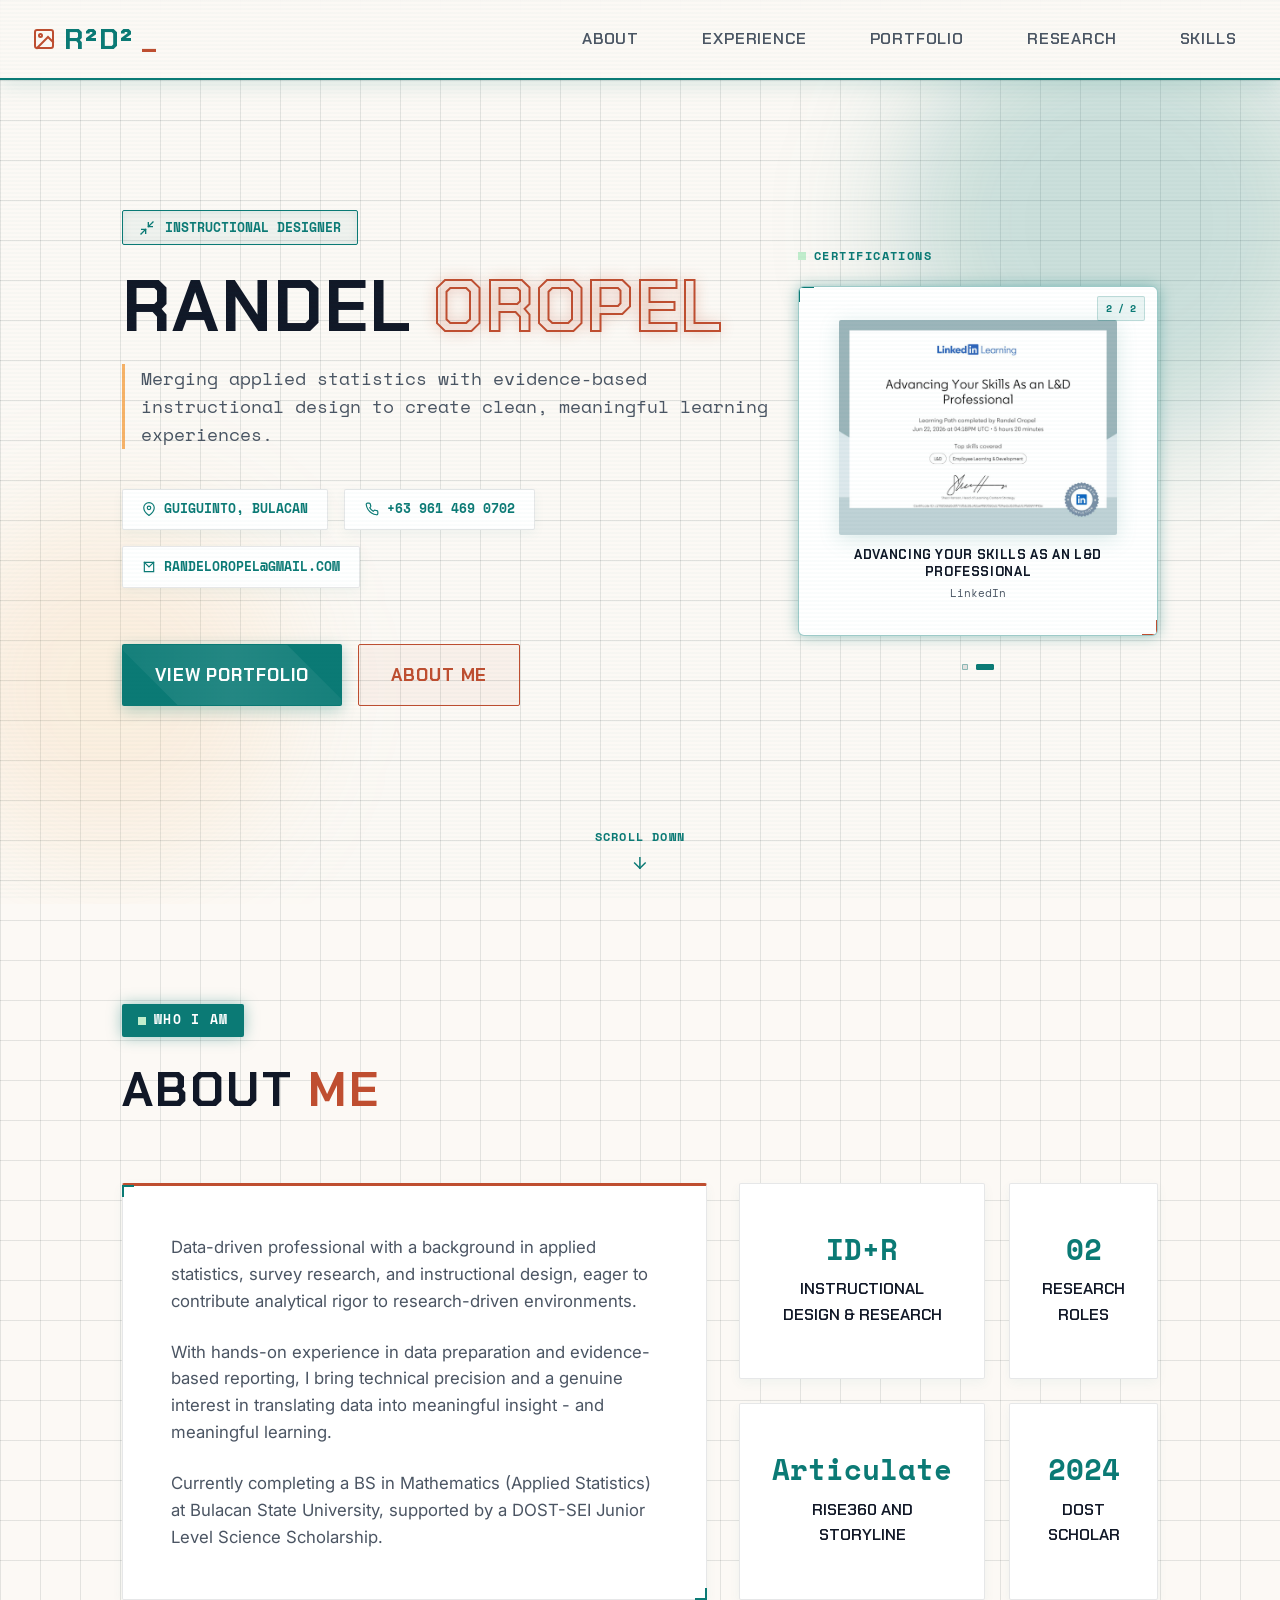
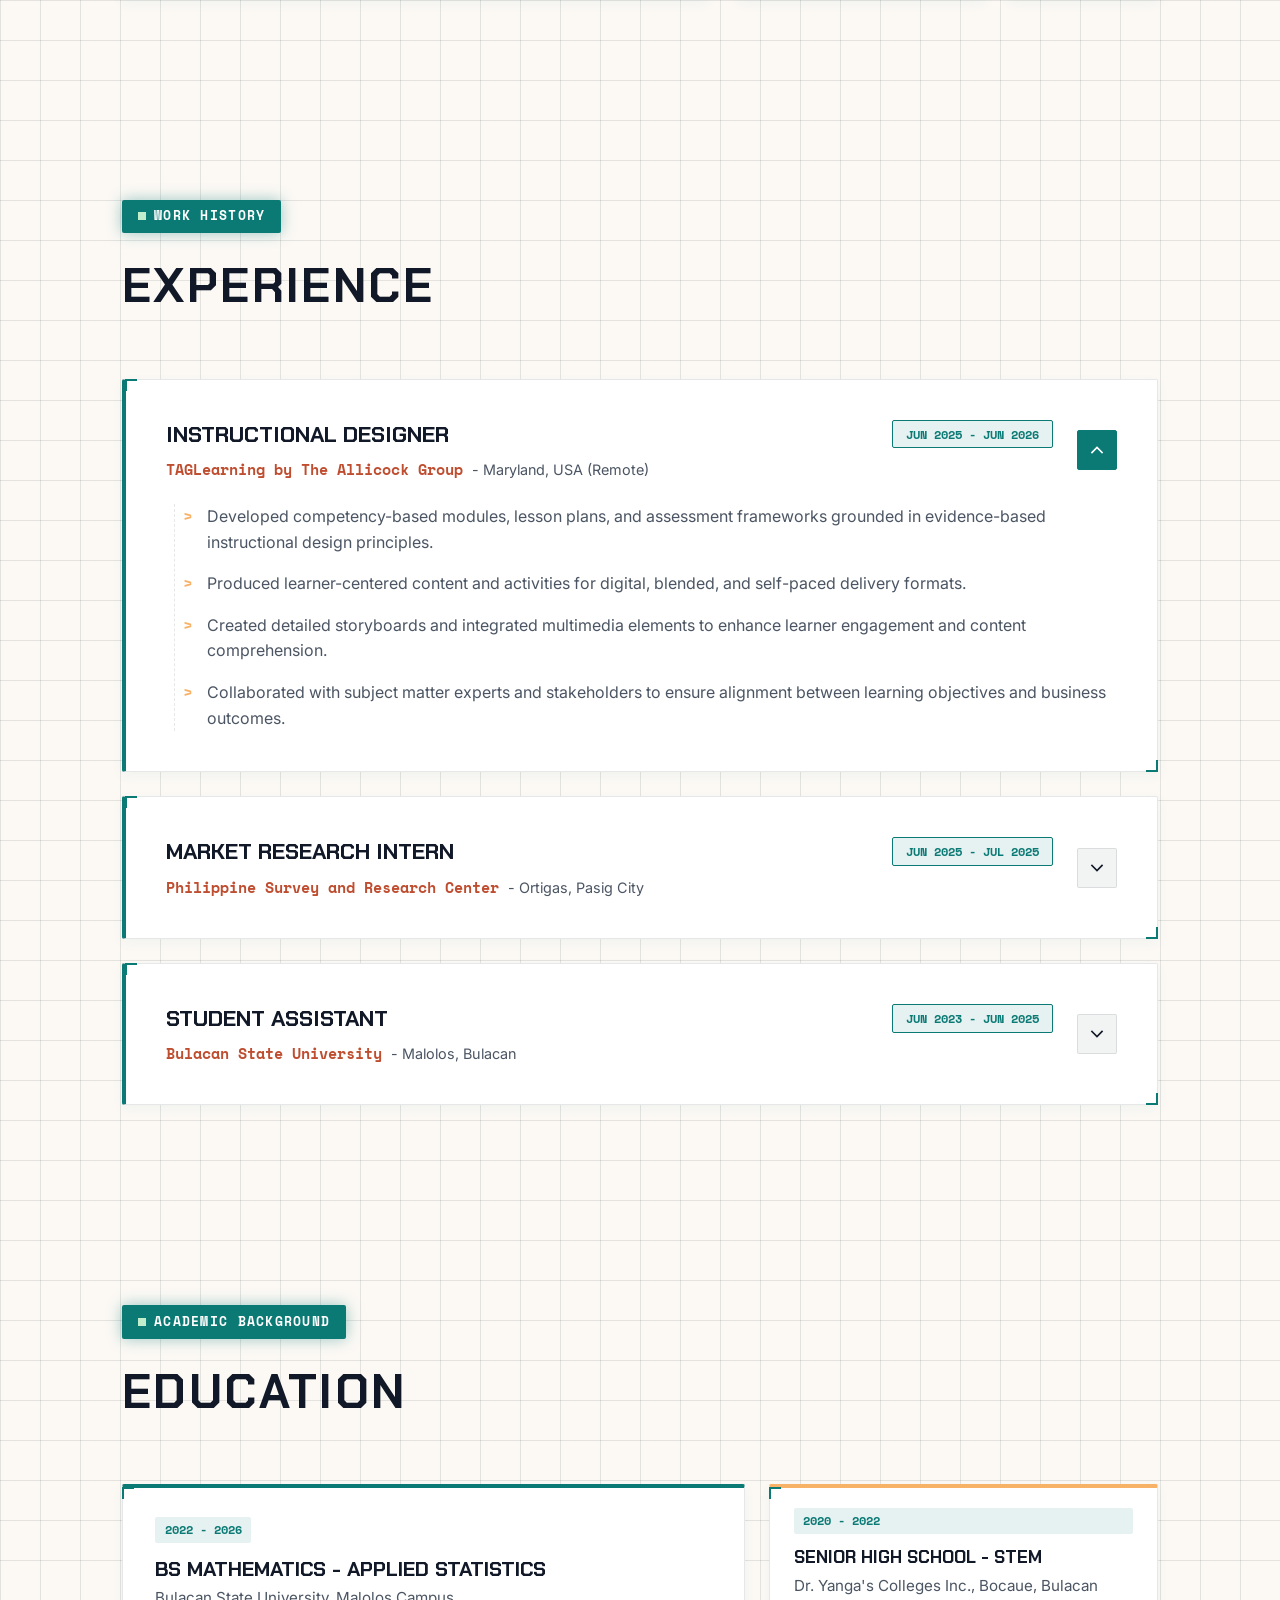
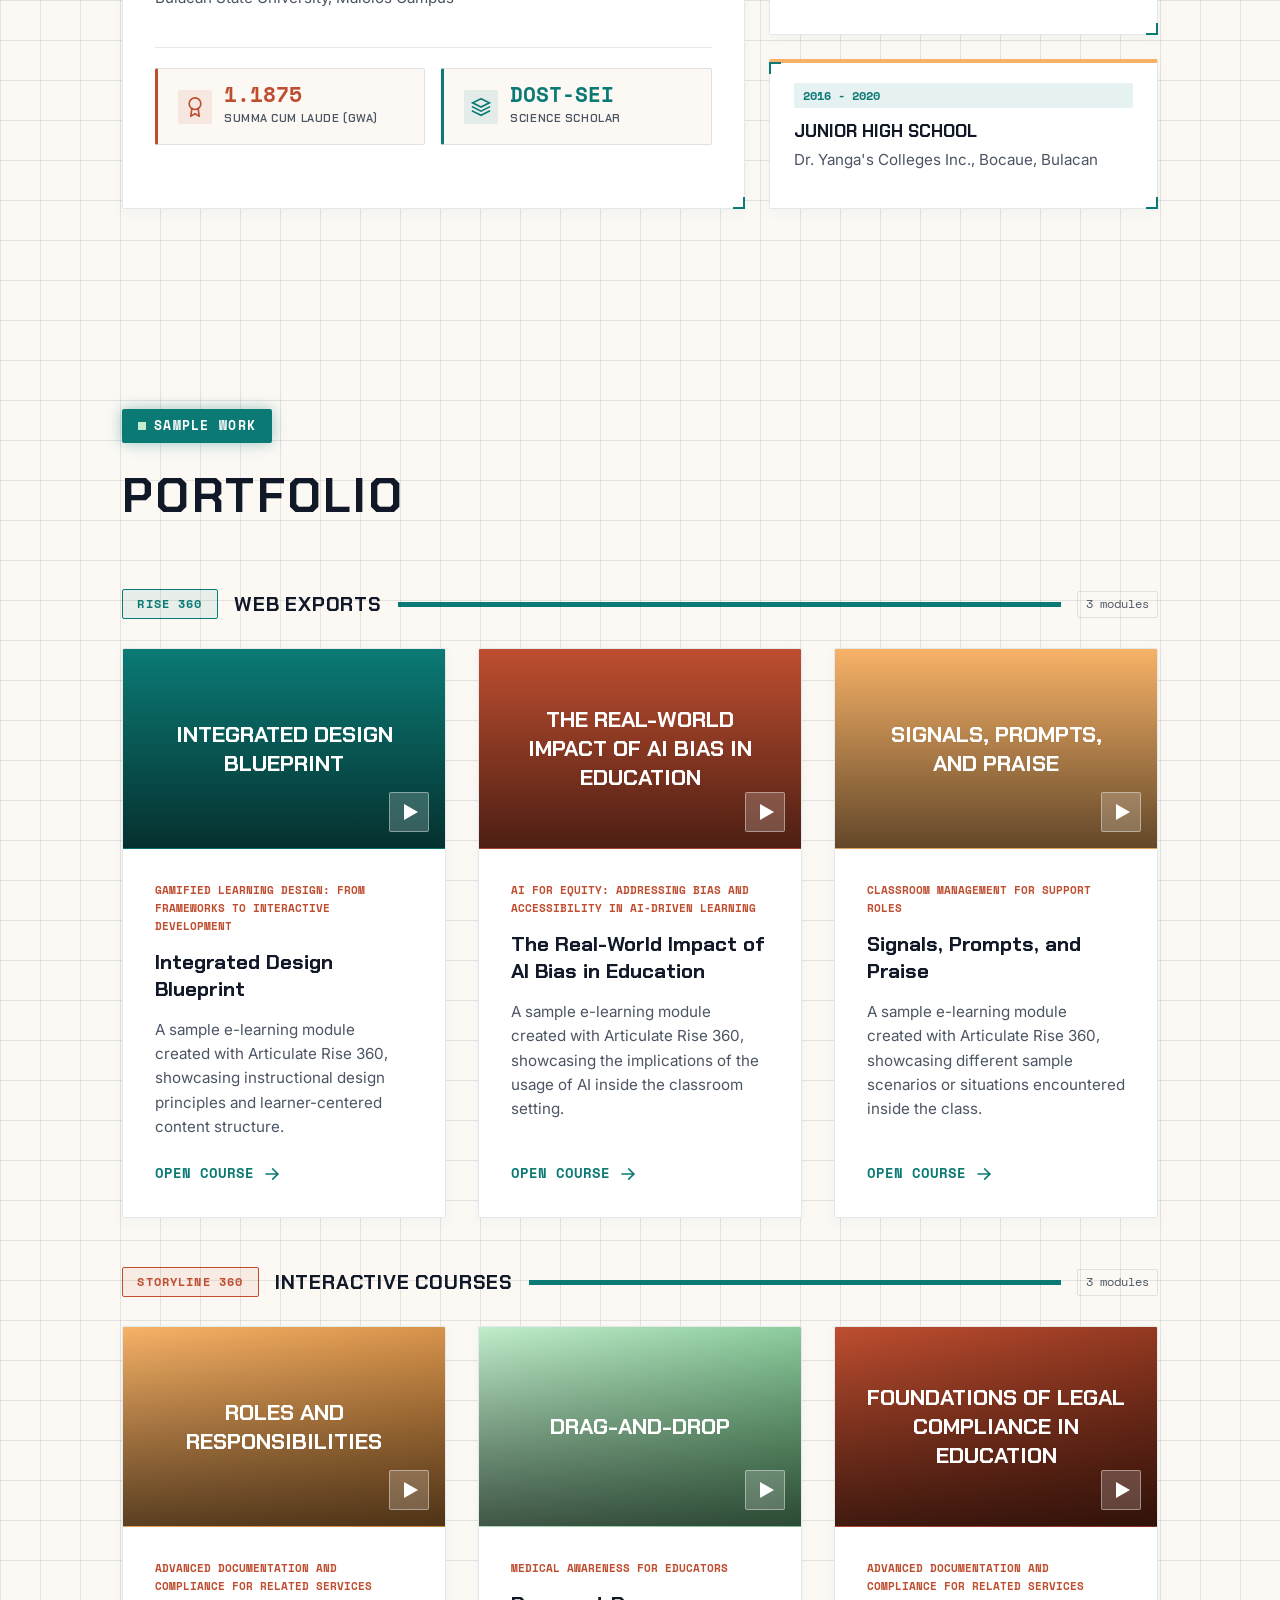
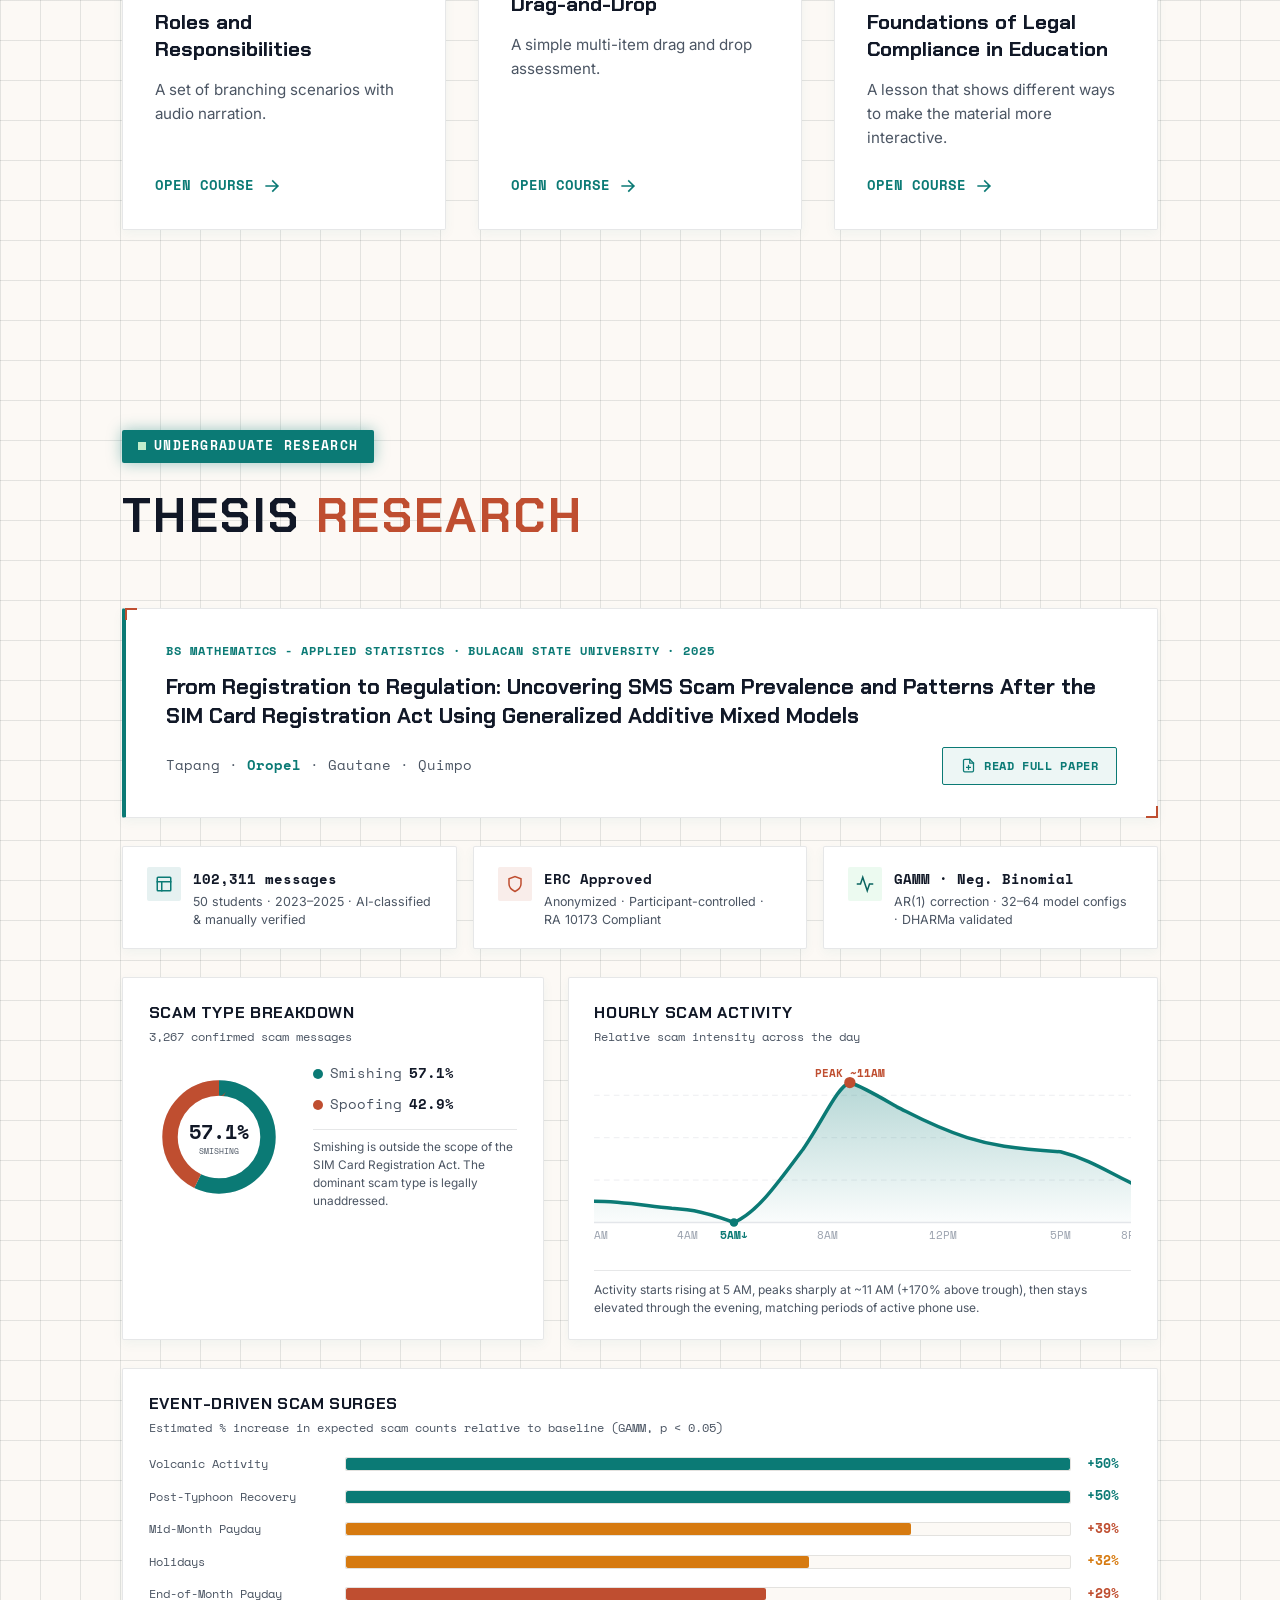
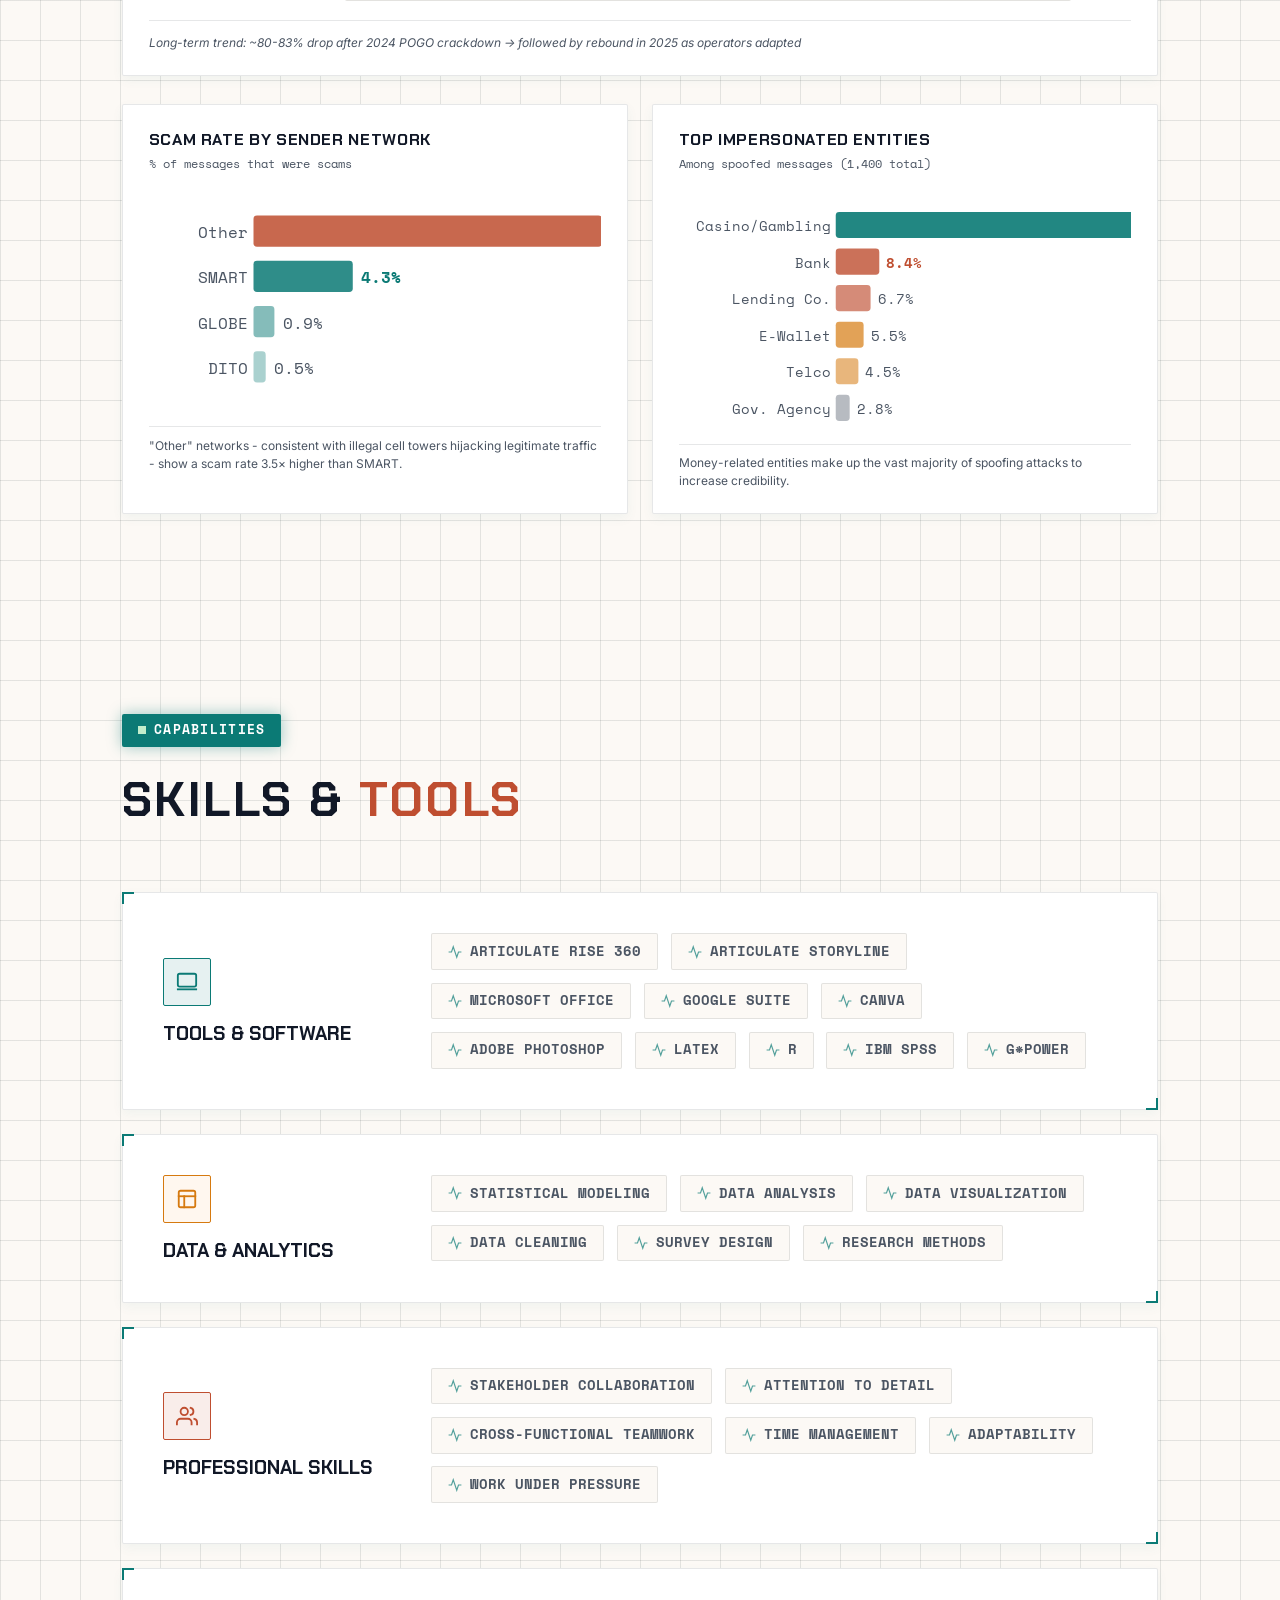
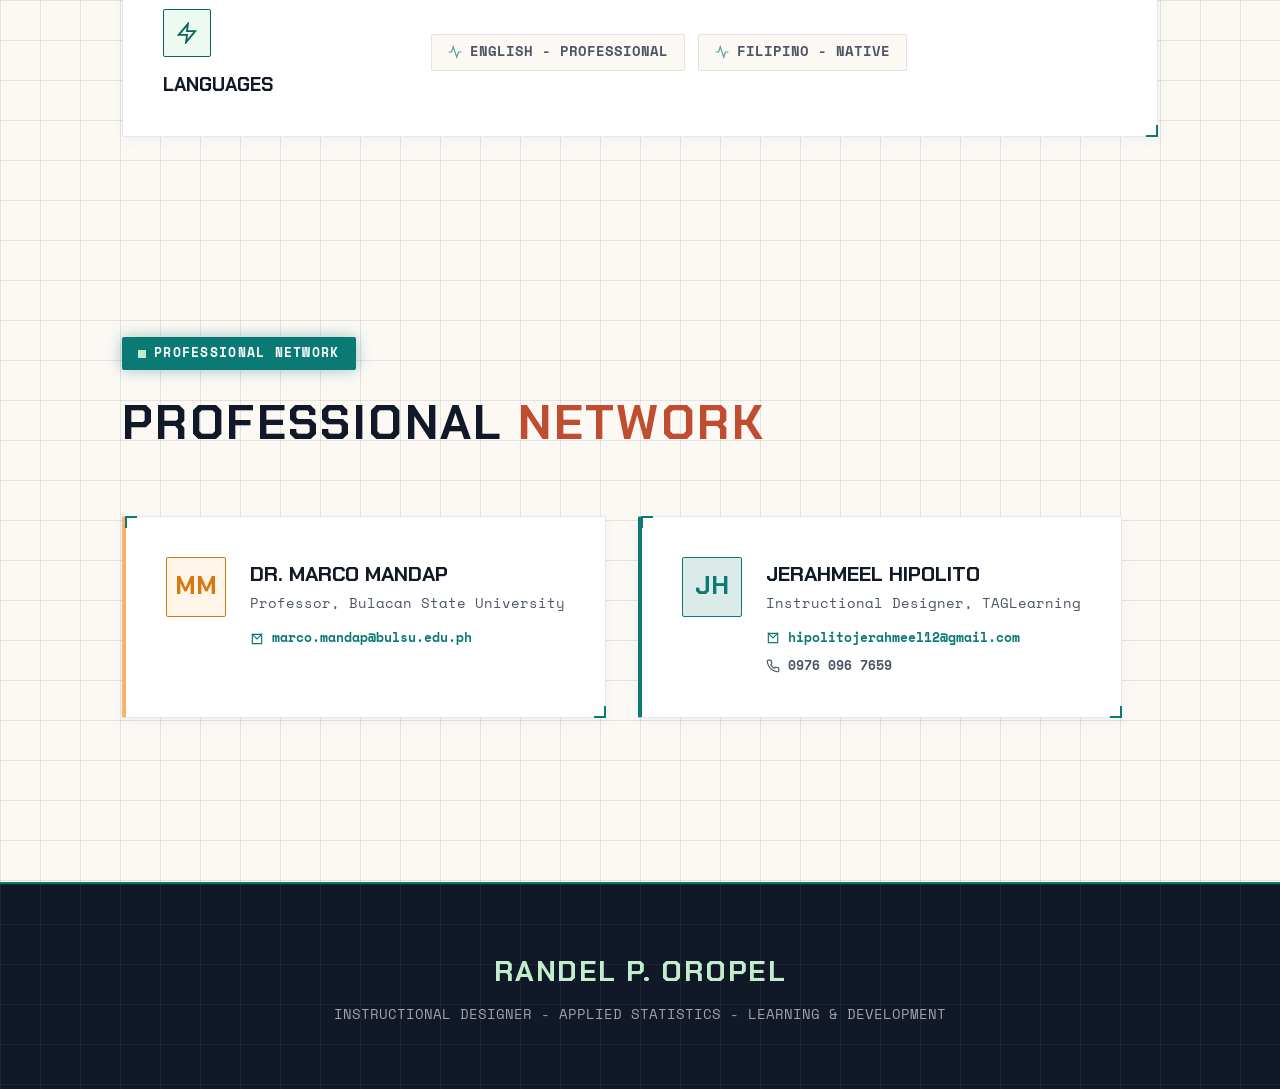
<file: index.html>
<!DOCTYPE html>
<html lang="en">
<head>
  <meta charset="UTF-8" />
  <meta name="viewport" content="width=device-width, initial-scale=1.0" />
  <title>R²D² - Interactive Portfolio</title>
  
  <link rel="preconnect" href="https://fonts.googleapis.com" />
  <link rel="preconnect" href="https://fonts.gstatic.com" crossorigin />
  <link href="https://fonts.googleapis.com/css2?family=Chakra+Petch:wght@400;500;600;700&family=Inter:wght@400;500;600&family=Space+Mono:ital,wght@0,400;0,700;1,400&display=swap" rel="stylesheet" />

  <style>
    /* ─── Palette (Robotic HUD Theme) ────────────────────────── */
    :root {
      --rosy-copper:   #bf4e30;
      --tea-green:     #c1edcc;
      --ink-black:     #0d1b1e;
      --deep-ocean:    #0b7a75;
      --deep-ocean-glow: rgba(11, 122, 117, 0.4);
      --light-caramel: #f7b267;

      --bg:       #fcf9f5; 
      --surface:  #ffffff;
      --border-light: rgba(13, 27, 30, 0.1);
      --border:       rgba(11, 122, 117, 0.4); /* Teal robotic borders */
      --text-main:    #111827;
      --text-muted:   #4b5563;

      --font-display: 'Chakra Petch', sans-serif;
      --font-mono:    'Space Mono', monospace;
      --font-body:    'Inter', sans-serif;
      
      /* Sharper robotic corners */
      --radius-sm: 2px;
      --radius-md: 6px;
      --radius-lg: 8px;
      --radius-pill: 4px;

      --shadow-sm: 0 4px 12px rgba(11, 122, 117, 0.05);
      --shadow-glow: 0 0 15px var(--deep-ocean-glow);
      
      --transition: all 0.3s cubic-bezier(0.25, 0.8, 0.25, 1);
    }

    /* ─── Reset & Core Elements ──────────────────────────────── */
    *, *::before, *::after { box-sizing: border-box; margin: 0; padding: 0; }
    html { scroll-behavior: smooth; }
    body {
      background-color: var(--bg);
      /* Tech Grid Background */
      background-image: 
        linear-gradient(to right, var(--border-light) 1px, transparent 1px),
        linear-gradient(to bottom, var(--border-light) 1px, transparent 1px);
      background-size: 40px 40px;
      color: var(--text-main);
      font-family: var(--font-body);
      font-size: 16px;
      line-height: 1.6;
      overflow-x: hidden;
    }
    a { color: inherit; text-decoration: none; }
    svg { flex-shrink: 0; }

    /* HUD Scanline overlay */
    body::before {
      content: "";
      position: fixed;
      top: 0; left: 0; width: 100vw; height: 100vh;
      background: repeating-linear-gradient(0deg, transparent, transparent 2px, rgba(11, 122, 117, 0.02) 2px, rgba(11, 122, 117, 0.02) 4px);
      pointer-events: none;
      z-index: 9999;
    }

    .container { max-width: 1100px; margin: 0 auto; padding: 0 2rem; }
    
    .label {
      font-family: var(--font-mono);
      font-size: 0.8rem;
      font-weight: 700;
      letter-spacing: 0.1em;
      text-transform: uppercase;
      background: var(--deep-ocean);
      color: #ffffff;
      padding: 0.4rem 1rem;
      border-radius: var(--radius-sm);
      display: inline-flex;
      align-items: center;
      gap: 0.5rem;
      margin-bottom: 1.5rem;
      box-shadow: var(--shadow-glow);
    }
    .label::before {
      content: ''; display: inline-block; width: 8px; height: 8px; background: var(--tea-green); animation: blink 1s infinite;
    }

    @keyframes blink { 0%, 100% { opacity: 1; } 50% { opacity: 0; } }

    /* ─── NAV (Robotic HUD Header) ───────────────────────────── */
    nav {
      position: sticky; top: 0; z-index: 1000;
      width: 100%;
      padding: 1rem 2rem;
      display: flex; justify-content: space-between; align-items: center;
      background: rgba(252, 249, 245, 0.9);
      backdrop-filter: blur(8px);
      -webkit-backdrop-filter: blur(8px);
      border-bottom: 2px solid var(--deep-ocean);
      box-shadow: 0 4px 20px rgba(11, 122, 117, 0.15);
    }
    .nav-logo {
      font-family: var(--font-display);
      font-size: 1.8rem;
      font-weight: 800;
      color: var(--deep-ocean);
      display: flex; align-items: center; gap: 0.5rem;
      letter-spacing: 0.05em;
    }
    .nav-logo svg { color: var(--rosy-copper); }
    .cursor { animation: blink 1.2s infinite step-end; color: var(--rosy-copper); }
    
    .nav-links { display: flex; gap: 2.5rem; }
    .nav-links a {
      font-family: var(--font-display);
      font-size: 1rem;
      font-weight: 600;
      color: var(--text-muted);
      text-transform: uppercase;
      letter-spacing: 0.05em;
      transition: var(--transition);
      display: flex; align-items: center; gap: 0.3rem;
    }
    .nav-links a::before { content: '['; opacity: 0; color: var(--deep-ocean); transition: var(--transition); }
    .nav-links a::after { content: ']'; opacity: 0; color: var(--deep-ocean); transition: var(--transition); }
    .nav-links a:hover { color: var(--deep-ocean); text-shadow: 0 0 8px var(--deep-ocean-glow); }
    .nav-links a:hover::before, .nav-links a:hover::after { opacity: 1; }

    /* ─── HERO ───────────────────────────────────────────────── */
    #hero {
      min-height: calc(100vh - 76px);
      display: flex; align-items: center;
      position: relative; overflow: hidden;
      padding-top: 2rem;
    }
    
    /* Energy Orbs / Cores */
    .hero-shape {
      position: absolute; z-index: 0; border-radius: 50%;
      filter: blur(60px); animation: pulseCore 6s infinite alternate;
    }
    .hero-shape.s1 {
      width: 450px; height: 450px; background: rgba(11, 122, 117, 0.2);
      top: -10%; right: -5%;
    }
    .hero-shape.s2 {
      width: 350px; height: 350px; background: rgba(247, 178, 103, 0.15);
      bottom: 5%; left: -5%; animation-delay: -3s;
    }
    @keyframes pulseCore {
      0% { transform: scale(1); opacity: 0.8; }
      100% { transform: scale(1.1); opacity: 0.4; }
    }

    .hero-inner { position: relative; z-index: 1; }
    
    .hero-eyebrow {
      display: flex; align-items: center; gap: .6rem;
      margin-bottom: 1.5rem;
      background: rgba(11, 122, 117, 0.05);
      border: 1px solid var(--deep-ocean);
      padding: 0.4rem 1rem;
      border-radius: var(--radius-sm);
      font-family: var(--font-mono);
      font-weight: 700;
      font-size: 0.8rem;
      color: var(--deep-ocean);
      text-transform: uppercase;
      box-shadow: inset 0 0 10px rgba(11, 122, 117, 0.1);
    }
    .hero-eyebrow svg { color: var(--deep-ocean); }

    h1 {
      font-family: var(--font-display);
      font-size: clamp(2.5rem, 8vw, 4.5rem);
      font-weight: 800;
      line-height: 1.05;
      letter-spacing: 0.02em;
      margin-bottom: 1.2rem;
      color: var(--text-main);
      text-transform: uppercase;
    }
    h1 em {
      font-style: normal;
      color: transparent;
      -webkit-text-stroke: 2px var(--rosy-copper);
      text-shadow: 0 0 15px rgba(191, 78, 48, 0.3);
    }
    .hero-sub {
      font-family: var(--font-mono);
      font-size: clamp(0.9rem, 1.5vw, 1.1rem);
      font-weight: 400;
      line-height: 1.6;
      color: var(--text-muted);
      margin-bottom: 2.5rem;
      max-width: 650px;
      border-left: 3px solid var(--light-caramel);
      padding-left: 1rem;
    }
    .hero-contact {
      display: flex; flex-wrap: wrap; gap: 1rem;
      margin-bottom: 3.5rem;
    }
    .contact-pill {
      display: flex; align-items: center; gap: .5rem;
      font-family: var(--font-mono);
      font-size: 0.8rem; font-weight: 700;
      color: var(--deep-ocean); 
      background: var(--surface);
      padding: 0.6rem 1.2rem;
      border-radius: var(--radius-sm);
      border: 1px solid var(--border-light);
      box-shadow: var(--shadow-sm);
      transition: var(--transition);
      text-transform: uppercase;
    }
    a.contact-pill:hover { 
      background: var(--deep-ocean);
      color: #fff;
      border-color: var(--deep-ocean);
      transform: translateY(-2px);
      box-shadow: var(--shadow-glow);
    }
    a.contact-pill:hover svg { color: #fff; }

    .cta-row { display: flex; gap: 1rem; flex-wrap: wrap; }
    
    .btn {
      display: inline-flex; justify-content: center; align-items: center; gap: 0.6rem;
      padding: 1rem 2rem;
      font-family: var(--font-display);
      font-weight: 700;
      font-size: 1.1rem;
      border-radius: var(--radius-sm);
      cursor: pointer;
      transition: var(--transition);
      border: 1px solid transparent;
      text-transform: uppercase;
      letter-spacing: 0.05em;
    }
    .btn-primary { 
      background: var(--deep-ocean); 
      color: #fff; 
      box-shadow: 0 4px 15px rgba(11, 122, 117, 0.3);
      position: relative;
      overflow: hidden;
    }
    .btn-primary::after {
      content: ''; position: absolute; top: -50%; left: -50%; width: 200%; height: 200%;
      background: linear-gradient(45deg, transparent, rgba(255,255,255,0.1), transparent);
      transform: rotate(45deg); transition: 0.5s;
    }
    .btn-primary:hover::after { left: 100%; }
    .btn-primary:hover { 
      background: #09635f; 
      box-shadow: var(--shadow-glow);
    }
    .btn-outline { 
      background: rgba(191, 78, 48, 0.05); 
      color: var(--rosy-copper); 
      border-color: var(--rosy-copper);
    }
    .btn-outline:hover { 
      background: var(--rosy-copper);
      color: #fff; 
      box-shadow: 0 0 15px rgba(191, 78, 48, 0.4); 
    }

    .scroll-hint {
      position: absolute; bottom: 2rem; left: 50%;
      transform: translateX(-50%);
      display: flex; flex-direction: column; align-items: center; gap: .5rem;
      font-family: var(--font-mono); font-size: 0.75rem; font-weight: 700;
      color: var(--deep-ocean); animation: bounce 2s infinite;
      text-transform: uppercase; letter-spacing: 0.1em;
    }
    @keyframes bounce {
      0%,100% { transform: translateX(-50%) translateY(0); }
      50% { transform: translateX(-50%) translateY(6px); }
    }

    /* ─── SECTION BASE ───────────────────────────────────────── */
    section { padding: 100px 0; position: relative; z-index: 1; }
    .section-header { margin-bottom: 4rem; display: flex; flex-direction: column; align-items: flex-start; }
    .section-header h2 {
      font-family: var(--font-display);
      font-size: clamp(2.2rem, 5vw, 3rem);
      font-weight: 700; line-height: 1.2; color: var(--text-main);
      text-transform: uppercase; letter-spacing: 0.05em;
    }
    .section-header h2 em { font-style: normal; color: var(--rosy-copper); }

    /* ─── CARDS ─────────────────────────── */
    .card, .stat-card, .edu-card, .accordion-item, .skill-row, .ref-card {
      background: var(--surface); 
      border: 1px solid var(--border-light);
      border-radius: var(--radius-sm); 
      box-shadow: var(--shadow-sm);
      position: relative;
      transition: var(--transition);
    }
    
    .card::before, .edu-card::before, .skill-row::before, .accordion-item::before, .ref-card::before {
      content: ''; position: absolute; top: -1px; left: -1px; width: 12px; height: 12px;
      border-top: 2px solid var(--deep-ocean); border-left: 2px solid var(--deep-ocean);
      transition: var(--transition);
    }
    .card::after, .edu-card::after, .skill-row::after, .accordion-item::after, .ref-card::after {
      content: ''; position: absolute; bottom: -1px; right: -1px; width: 12px; height: 12px;
      border-bottom: 2px solid var(--deep-ocean); border-right: 2px solid var(--deep-ocean);
      transition: var(--transition);
    }
    .card:hover::before, .card:hover::after, .edu-card:hover::before, .edu-card:hover::after, 
    .skill-row:hover::before, .skill-row:hover::after, .accordion-item:hover::before, .accordion-item:hover::after,
    .ref-card:hover::before, .ref-card:hover::after {
      width: 24px; height: 24px; border-color: var(--rosy-copper);
    }

    .card:hover, .stat-card:hover, .edu-card:hover, .skill-row:hover, .ref-card:hover { 
      transform: translateY(-4px); 
      box-shadow: var(--shadow-glow); 
      border-color: var(--border);
    }

    /* ─── ABOUT ──────────────────────────────────────────────── */
    .about-grid { display: grid; grid-template-columns: 1.2fr 0.8fr; gap: 2rem; align-items: stretch; }
    .card { padding: 3rem; }
    .about-text { border-top: 3px solid var(--rosy-copper); }
    .about-text p { color: var(--text-muted); font-size: 1.05rem; margin-bottom: 1.5rem; }
    .about-text p:last-child { margin-bottom: 0; }
    .about-stats { display: grid; grid-template-columns: 1fr 1fr; gap: 1.5rem; }
    
    .stat-card {
      padding: 2rem; display: flex; flex-direction: column; justify-content: center; align-items: center; text-align: center;
    }
    .stat-card .num {
      font-family: var(--font-mono); font-size: 1.8rem; font-weight: 700;
      color: var(--deep-ocean); line-height: 1; margin-bottom: .8rem;
      white-space: nowrap;
    }
    .stat-card .desc { font-family: var(--font-display); font-size: 1rem; font-weight: 600; color: var(--text-main); text-transform: uppercase; }

    /* ─── EXPERIENCE (ACCORDION) ─────────────────────────────── */
    .accordion-container { display: flex; flex-direction: column; gap: 1.5rem; }
    .accordion-item { border-left: 4px solid var(--deep-ocean); }
    
    .accordion-header {
      width: 100%; text-align: left; background: transparent; border: none;
      padding: 2.5rem; cursor: pointer; display: flex; justify-content: space-between; align-items: center; color: inherit;
    }
    .accordion-item.open .accordion-header { padding-bottom: 1.5rem; }
    
    .accordion-header-content { flex: 1; display: flex; flex-direction: column; gap: 0.6rem; }
    .ti-header { display: flex; justify-content: space-between; align-items: center; flex-wrap: wrap; gap: 1rem; }
    .ti-role { font-family: var(--font-display); font-size: 1.4rem; font-weight: 700; color: var(--text-main); text-transform: uppercase;}
    .ti-date {
      font-family: var(--font-mono); font-size: 0.75rem; font-weight: 600;
      background: rgba(11, 122, 117, 0.1); color: var(--deep-ocean); border: 1px solid var(--deep-ocean);
      padding: 0.3rem 0.8rem; border-radius: var(--radius-sm);
    }
    .ti-org { font-family: var(--font-mono); font-size: 0.95rem; font-weight: 600; color: var(--rosy-copper); margin-bottom: 0; }
    .ti-org em { font-family: var(--font-body); font-style: normal; color: var(--text-muted); font-size: 0.9rem; font-weight: 400; }
    
    .accordion-icon {
      width: 40px; height: 40px; border-radius: var(--radius-sm);
      background: rgba(13, 27, 30, 0.05); border: 1px solid var(--border-light);
      display: flex; align-items: center; justify-content: center;
      transition: var(--transition); flex-shrink: 0; margin-left: 1.5rem; color: var(--text-main);
    }
    .accordion-item.open .accordion-icon { background: var(--deep-ocean); color: #fff; border-color: var(--deep-ocean); transform: rotate(180deg); }

    .accordion-content {
      max-height: 0; overflow: hidden; transition: max-height 0.5s cubic-bezier(0.25, 0.8, 0.25, 1), padding 0.3s ease; padding: 0 2.5rem;
    }
    .accordion-item.open .accordion-content { max-height: 1000px; padding-bottom: 2.5rem; }

    .ti-bullets { list-style: none; padding: 0; margin: 0; border-left: 1px dashed var(--border-light); margin-left: 0.5rem; }
    .ti-bullets li {
      position: relative; padding-left: 2rem; color: var(--text-muted); font-weight: 400; font-size: 1rem; margin-bottom: 1rem;
    }
    .ti-bullets li:last-child { margin-bottom: 0; }
    .ti-bullets li::before {
      content: '>'; position: absolute; left: 0.5rem; top: 0; color: var(--light-caramel); font-family: var(--font-mono); font-weight: bold;
    }

    /* ─── EDUCATION ─────────────────────────────────── */
    .edu-grid { display: grid; grid-template-columns: 1.6fr 1fr; gap: 1.5rem; align-items: stretch; }
    .edu-column { display: flex; flex-direction: column; gap: 1.5rem; height: 100%; }
    .edu-card { padding: 1.75rem 2rem; display: flex; flex-direction: column; }
    .college-card { border-top: 4px solid var(--deep-ocean); height: 100%; }
    .hs-card { border-top: 4px solid var(--light-caramel); justify-content: center; flex: 1; padding: 1.25rem 1.5rem; }
    
    .edu-degree { font-family: var(--font-display); font-size: 1.3rem; font-weight: 700; margin-bottom: .3rem; color: var(--text-main); line-height: 1.3; text-transform: uppercase;}
    .hs-card .edu-degree { font-size: 1.1rem; }
    .edu-school { color: var(--text-muted); font-size: 0.95rem; font-weight: 400; margin-bottom: 1rem; }
    .edu-years { font-family: var(--font-mono); font-weight: 600; font-size: .75rem; color: var(--deep-ocean); margin-bottom: 0.75rem; display: inline-block; background: rgba(11,122,117,0.1); padding: 0.2rem 0.6rem; border-radius: 2px;}
    
    .edu-widgets { display: grid; grid-template-columns: 1fr 1fr; gap: 1rem; margin-top: 1.25rem; padding-top: 1.25rem; border-top: 1px solid var(--border-light); }
    .edu-widget {
      background: var(--bg); border: 1px solid var(--border-light); border-radius: var(--radius-sm);
      padding: 1rem 1.25rem; display: flex; flex-direction: row; align-items: center; gap: 0.75rem; transition: var(--transition);
      position: relative; overflow: hidden;
    }
    .honor-widget { border-left: 3px solid var(--rosy-copper); }
    .scholar-widget { border-left: 3px solid var(--deep-ocean); }
    .edu-widget:hover { transform: translateY(-2px); box-shadow: var(--shadow-sm); }
    
    .widget-icon {
      width: 34px; height: 34px; flex-shrink: 0; border-radius: var(--radius-sm);
      display: flex; align-items: center; justify-content: center;
    }
    .honor-widget .widget-icon { background: rgba(191, 78, 48, 0.1); color: var(--rosy-copper); }
    .scholar-widget .widget-icon { background: rgba(11, 122, 117, 0.1); color: var(--deep-ocean); }

    .widget-data { display: flex; flex-direction: column; }
    .widget-value { font-family: var(--font-mono); font-size: 1.3rem; font-weight: 700; line-height: 1; }
    .honor-widget .widget-value { color: var(--rosy-copper); }
    .scholar-widget .widget-value { color: var(--deep-ocean); }

    .widget-label {
      font-family: var(--font-display); font-size: 0.7rem; font-weight: 600; text-transform: uppercase;
      color: var(--text-muted); letter-spacing: 0.05em; margin-top: 0.3rem;
    }

    /* ─── RESEARCH / THESIS ──────────────────────────────────── */
    .research-card {
      border-top: 5px solid var(--deep-ocean);
      padding: 3rem;
    }
    .research-highlights h3 {
      font-family: var(--font-display);
      font-size: 1.2rem;
      color: var(--text-main);
      text-transform: uppercase;
      margin-bottom: 0.5rem;
    }

    /* ─── COURSES ────────────────────────────────────────────── */
    .courses-grid { display: grid; grid-template-columns: repeat(auto-fill, minmax(320px, 1fr)); gap: 2rem; }
    .course-card {
      background: var(--surface); border: 1px solid var(--border-light); border-radius: var(--radius-sm);
      overflow: hidden; cursor: pointer; box-shadow: var(--shadow-sm); transition: var(--transition);
      display: flex; flex-direction: column; position: relative;
    }
    .course-card::before, .course-card::after { display: none; } /* Remove brackets for images */
    .course-card:hover { transform: translateY(-6px); box-shadow: var(--shadow-glow); border-color: var(--border); }
    .course-thumb { height: 200px; position: relative; overflow: hidden; display: flex; align-items: center; justify-content: center; padding: 2rem; border-bottom: 1px solid var(--border-light); }
    .course-thumb::after { content:''; position: absolute; inset: 0; background: linear-gradient(0deg, rgba(0,0,0,0.6), transparent); }
    .course-thumb .thumb-label { font-family: var(--font-display); font-size: 1.4rem; font-weight: 700; color: #fff; text-align: center; line-height: 1.3; z-index: 2; text-transform: uppercase; }
    .course-thumb .play-icon {
      position: absolute; bottom: 1rem; right: 1rem; width: 40px; height: 40px; border-radius: var(--radius-sm);
      background: rgba(255, 255, 255, 0.2); backdrop-filter: blur(4px); display: flex; align-items: center; justify-content: center;
      color: #fff; z-index: 3; transition: var(--transition); border: 1px solid rgba(255,255,255,0.4);
    }
    .course-card:hover .play-icon { background: var(--deep-ocean); border-color: var(--deep-ocean); }
    .course-body { padding: 2rem; flex: 1; display: flex; flex-direction: column; background: var(--surface); }
    .course-tag { font-family: var(--font-mono); font-size: 0.7rem; font-weight: 700; color: var(--rosy-copper); margin-bottom: 0.8rem; text-transform: uppercase; }
    .course-title { font-family: var(--font-display); font-size: 1.3rem; font-weight: 700; line-height: 1.3; margin-bottom: 1rem; color: var(--text-main); }
    .course-desc { font-size: 0.95rem; font-weight: 400; color: var(--text-muted); flex: 1; margin-bottom: 1.5rem; line-height: 1.6; }
    .course-cta {
      display: inline-flex; align-items: center; gap: .5rem; font-family: var(--font-mono); font-weight: 700; font-size: 0.85rem; color: var(--deep-ocean); transition: var(--transition); text-transform: uppercase;
    }
    .course-card:hover .course-cta svg { transform: translateX(4px); }

    /* ─── SKILLS ─────────────────────────────────────────────── */
    .skills-list { display: flex; flex-direction: column; gap: 1.5rem; }
    .skill-row { padding: 2.5rem; display: flex; gap: 3rem; align-items: center; }
    
    .skill-category { flex: 0 0 220px; display: flex; flex-direction: column; gap: 1rem; }
    .skill-icon-box {
      width: 48px; height: 48px; border-radius: var(--radius-sm); border: 1px solid var(--border-light);
      display: flex; align-items: center; justify-content: center;
    }
    .skill-row:nth-child(1) .skill-icon-box { background: rgba(11, 122, 117, 0.1); color: var(--deep-ocean); border-color: var(--deep-ocean); }
    .skill-row:nth-child(2) .skill-icon-box { background: rgba(247, 178, 103, 0.1); color: #d67a10; border-color: #d67a10; }
    .skill-row:nth-child(3) .skill-icon-box { background: rgba(191, 78, 48, 0.1); color: var(--rosy-copper); border-color: var(--rosy-copper); }
    .skill-row:nth-child(4) .skill-icon-box { background: rgba(193, 237, 204, 0.3); color: #09635f; border-color: #09635f; }

    .skill-category h3 { font-family: var(--font-display); font-size: 1.2rem; font-weight: 700; color: var(--text-main); line-height: 1.2; text-transform: uppercase; }
    
    .skill-tags { display: flex; flex-wrap: wrap; gap: 0.8rem; flex: 1; }
    .skill-tag {
      padding: 0.4rem 1rem; font-size: 0.85rem; font-family: var(--font-mono); font-weight: 600;
      border-radius: var(--radius-sm); background: var(--bg); border: 1px solid var(--border-light);
      color: var(--text-muted); transition: var(--transition); display: inline-flex; align-items: center; gap: 0.5rem; text-transform: uppercase;
    }
    .skill-tag svg { color: var(--deep-ocean); opacity: 0.7; }
    .skill-tag:hover { background: var(--deep-ocean); color: #fff; border-color: var(--deep-ocean); transform: translateY(-2px); box-shadow: var(--shadow-sm); }
    .skill-tag:hover svg { color: var(--tea-green); opacity: 1; }

    /* ─── REFERENCES ─────────────────────────────────────────── */
    .ref-card { padding: 2.5rem; display: inline-flex; gap: 1.5rem; align-items: flex-start; min-width: 320px; max-width: 500px; border-left: 4px solid var(--light-caramel); }
    .ref-icon {
      width: 60px; height: 60px; flex-shrink: 0; border-radius: var(--radius-sm);
      background: rgba(247, 178, 103, 0.15); border: 1px solid #d67a10;
      display: flex; align-items: center; justify-content: center;
      font-family: var(--font-display); font-size: 1.6rem; font-weight: 700; color: #d67a10;
    }
    .ref-name { font-family: var(--font-display); font-size: 1.3rem; font-weight: 700; color: var(--text-main); text-transform: uppercase; }
    .ref-title { font-family: var(--font-mono); font-size: 0.85rem; font-weight: 400; color: var(--text-muted); margin: .2rem 0 .8rem 0; }
    .ref-email { font-family: var(--font-mono); font-size: 0.8rem; font-weight: 600; color: var(--deep-ocean); display: inline-flex; align-items: center; gap: 0.5rem; }

    /* ─── FOOTER ─────────────────────────────────────────────── */
    footer {
      background: var(--text-main); border-top: 2px solid var(--deep-ocean);
      padding: 4rem 2rem; text-align: center; margin-top: 4rem; color: #ffffff;
      position: relative;
    }
    footer::before {
      content: ''; position: absolute; top: 0; left: 0; width: 100%; height: 100%;
      background-image: linear-gradient(to right, rgba(255,255,255,0.05) 1px, transparent 1px), linear-gradient(to bottom, rgba(255,255,255,0.05) 1px, transparent 1px);
      background-size: 40px 40px; pointer-events: none;
    }
    .footer-name { font-family: var(--font-display); font-size: 1.8rem; font-weight: 700; color: var(--tea-green); margin-bottom: .5rem; letter-spacing: 0.05em; text-transform: uppercase;}
    .footer-note { font-family: var(--font-mono); font-weight: 400; font-size: 0.9rem; color: rgba(255, 255, 255, 0.6); text-transform: uppercase; }

    /* ─── MODAL / LIGHTBOX ───────────────────────────────────── */
    #modal {
      display: none; position: fixed; inset: 0; z-index: 9999;
      background: rgba(13, 27, 30, 0.85); backdrop-filter: blur(10px); -webkit-backdrop-filter: blur(10px); flex-direction: column;
    }
    #modal.open { display: flex; }
    .modal-bar {
      display: flex; justify-content: space-between; align-items: center;
      padding: 1rem 2rem; background: var(--text-main); border-bottom: 2px solid var(--deep-ocean); flex-shrink: 0;
    }
    .modal-title { font-family: var(--font-display); font-size: 1.2rem; font-weight: 700; color: var(--tea-green); text-transform: uppercase; letter-spacing: 0.05em; }
    .modal-close {
      background: var(--surface); border: 1px solid var(--border-light);
      cursor: pointer; font-family: var(--font-mono); font-weight: 700; font-size: 0.8rem;
      color: var(--text-main); display: flex; align-items: center; gap: .5rem; text-transform: uppercase;
      padding: .5rem 1.2rem; border-radius: var(--radius-sm); transition: var(--transition);
    }
    .modal-close:hover { background: var(--rosy-copper); color: #fff; border-color: var(--rosy-copper); }
    #courseFrame { flex: 1; width: 100%; border: none; background: #fff; margin: 0; height: 100%; }

    /* ─── Animations ─────────────────────────────────────────── */
    @keyframes fadeUp {
      0% { opacity: 0; transform: translateY(20px); filter: blur(4px); }
      100% { opacity: 1; transform: translateY(0); filter: blur(0); }
    }
    .fade-in { animation: fadeUp .8s cubic-bezier(0.25, 0.8, 0.25, 1) both; }
    .delay-1 { animation-delay: .1s; }
    .delay-2 { animation-delay: .2s; }
    .delay-3 { animation-delay: .3s; }
    .delay-4 { animation-delay: .4s; }

    /* ─── THESIS SECTION ─────────────────────────────────────── */
    .thesis-wrapper { display: flex; flex-direction: column; gap: 1.75rem; }

    .thesis-title-block {
      background: var(--surface); border: 1px solid var(--border-light); border-left: 4px solid var(--deep-ocean);
      border-radius: var(--radius-sm); padding: 2rem 2.5rem; box-shadow: var(--shadow-sm); position: relative;
    }
    .thesis-title-block::before { content: ''; position: absolute; top: -1px; left: -1px; width: 12px; height: 12px; border-top: 2px solid var(--rosy-copper); border-left: 2px solid var(--rosy-copper); }
    .thesis-title-block::after { content: ''; position: absolute; bottom: -1px; right: -1px; width: 12px; height: 12px; border-bottom: 2px solid var(--rosy-copper); border-right: 2px solid var(--rosy-copper); }
    .thesis-kicker { font-family: var(--font-mono); font-size: 0.75rem; font-weight: 700; color: var(--deep-ocean); text-transform: uppercase; letter-spacing: 0.08em; margin-bottom: 0.75rem; }
    .thesis-title { font-family: var(--font-display); font-size: clamp(1rem, 1.8vw, 1.35rem); font-weight: 700; line-height: 1.35; color: var(--text-main); margin-bottom: 1rem; }
    .thesis-meta-row { display: flex; align-items: center; justify-content: space-between; flex-wrap: wrap; gap: 1rem; }
    .thesis-authors { font-family: var(--font-mono); font-size: 0.85rem; color: var(--text-muted); }
    .thesis-authors strong { color: var(--deep-ocean); }
    .thesis-pdf-btn {
      display: inline-flex; align-items: center; gap: 0.5rem;
      font-family: var(--font-mono); font-size: 0.78rem; font-weight: 700; text-transform: uppercase; letter-spacing: 0.05em;
      color: var(--deep-ocean); background: rgba(11,122,117,0.07); border: 1px solid var(--deep-ocean);
      padding: 0.5rem 1.1rem; border-radius: var(--radius-sm); transition: var(--transition);
      cursor: pointer;
    }
    .thesis-pdf-btn:hover { background: var(--deep-ocean); color: #fff; box-shadow: var(--shadow-glow); }

    /* Meta pills */
    .thesis-meta-pills { display: grid; grid-template-columns: repeat(3, 1fr); gap: 1rem; }
    .tmp {
      display: flex; align-items: flex-start; gap: 0.75rem;
      background: var(--surface); border: 1px solid var(--border-light);
      border-radius: var(--radius-sm); padding: 1.25rem 1.5rem; box-shadow: var(--shadow-sm);
    }
    .tmp-icon { flex-shrink: 0; width: 34px; height: 34px; border-radius: var(--radius-sm); display: flex; align-items: center; justify-content: center; }
    .tmp-teal .tmp-icon { background: rgba(11,122,117,0.1); color: var(--deep-ocean); }
    .tmp-copper .tmp-icon { background: rgba(191,78,48,0.1); color: var(--rosy-copper); }
    .tmp-green .tmp-icon { background: rgba(193,237,204,0.3); color: #09635f; }
    .tmp-val { font-family: var(--font-mono); font-size: 0.9rem; font-weight: 700; color: var(--text-main); margin-bottom: 0.2rem; }
    .tmp-label { font-size: 0.78rem; color: var(--text-muted); line-height: 1.4; }

    /* Charts */
    .thesis-charts-row { display: grid; grid-template-columns: 1fr 1.4fr; gap: 1.5rem; }
    .thesis-chart-card {
      background: var(--surface); border: 1px solid var(--border-light); border-radius: var(--radius-sm);
      padding: 1.4rem 1.6rem; box-shadow: var(--shadow-sm);
    }
    .thesis-chart-full { grid-column: 1 / -1; }
    .tcc-header { font-family: var(--font-display); font-size: 1rem; font-weight: 700; text-transform: uppercase; letter-spacing: 0.04em; color: var(--text-main); margin-bottom: 0.15rem; }
    .tcc-sub { font-family: var(--font-mono); font-size: 0.72rem; color: var(--text-muted); margin-bottom: 1rem; }

    /* Donut chart adjustments */
    .donut-wrap { display: flex; flex-direction: row; align-items: center; gap: 1.5rem; }
    .donut-svg { width: 140px; flex-shrink: 0; }
    .donut-legend { display: flex; flex-direction: column; gap: 0.6rem; justify-content: center; flex: 1; }
    .dl-item { display: flex; align-items: center; gap: 0.45rem; font-family: var(--font-mono); font-size: 0.85rem; }
    .dl-dot { width: 10px; height: 10px; border-radius: 50%; flex-shrink: 0; }
    .dl-key { color: var(--text-muted); }
    .dl-pct { font-weight: 700; color: var(--text-main); }
    .dl-note { font-size: 0.74rem; color: var(--text-muted); line-height: 1.5; border-top: 1px solid var(--border-light); padding-top: 0.6rem; margin-top: 0.2rem; text-align: left; max-width: 100%; }

    /* Time-of-day chart */
    .tod-svg { width: 100%; margin-top: 0.25rem; }
    .tod-note { font-size: 0.75rem; color: var(--text-muted); line-height: 1.5; margin-top: 0.75rem; border-top: 1px solid var(--border-light); padding-top: 0.6rem; }

    /* Event bars */
    .event-bars { display: flex; flex-direction: column; gap: 0.75rem; }
    .eb-row { display: flex; align-items: center; gap: 1rem; }
    .eb-label { font-family: var(--font-mono); font-size: 0.78rem; color: var(--text-muted); width: 180px; flex-shrink: 0; }
    .eb-track { flex: 1; height: 14px; background: var(--bg); border-radius: 2px; overflow: hidden; border: 1px solid var(--border-light); }
    .eb-bar { height: 100%; border-radius: 2px; transition: width 1s ease; }
    .eb-pct { font-family: var(--font-mono); font-size: 0.8rem; font-weight: 700; width: 44px; flex-shrink: 0; }
    .eb-divider { font-size: 0.75rem; color: var(--text-muted); border-top: 1px solid var(--border-light); padding-top: 0.75rem; margin-top: 0.25rem; font-style: italic; }

    /* Bottom charts row */
    .thesis-bottom-row { display: grid; grid-template-columns: 1fr 1fr; gap: 1.5rem; }

    /* ─── HERO TWO-COLUMN LAYOUT ─────────────────────────────── */
    .hero-inner {
      display: grid;
      grid-template-columns: 1fr 360px;
      gap: 1rem;
      align-items: center;
      width: 100%;
    }
    .hero-left {
      display: flex;
      flex-direction: column;
      align-items: flex-start;
    }

    /* ─── CERTIFICATION CAROUSEL ─────────────────────────────── */
    .cert-carousel-col {
      display: flex;
      flex-direction: column;
      gap: 1.25rem;
    }
    .cert-carousel-label {
      font-family: var(--font-mono);
      font-size: 0.75rem;
      font-weight: 700;
      letter-spacing: 0.12em;
      text-transform: uppercase;
      color: var(--deep-ocean);
      display: flex;
      align-items: center;
      gap: 0.5rem;
    }
    .cert-carousel-label::before {
      content: '';
      display: inline-block;
      width: 8px; height: 8px;
      background: var(--tea-green);
      animation: blink 1s infinite;
    }
    .cert-carousel-track {
      position: relative;
      width: 100%;
      /* Height set by JS based on tallest slide */
      min-height: 350px;
      overflow: hidden;
      background: var(--surface);
      border: 1px solid var(--border);
      border-radius: var(--radius-md);
      box-shadow: var(--shadow-glow);
    }
    /* HUD corner brackets */
    .cert-carousel-track::before {
      content: '';
      position: absolute; top: -1px; left: -1px;
      width: 16px; height: 16px;
      border-top: 2px solid var(--deep-ocean);
      border-left: 2px solid var(--deep-ocean);
      z-index: 4;
    }
    .cert-carousel-track::after {
      content: '';
      position: absolute; bottom: -1px; right: -1px;
      width: 16px; height: 16px;
      border-bottom: 2px solid var(--rosy-copper);
      border-right: 2px solid var(--rosy-copper);
      z-index: 4;
    }
    .cert-slide {
      position: absolute;
      inset: 0;
      display: flex;
      flex-direction: column;
      align-items: center;
      justify-content: center;
      padding: 1.5rem;
      opacity: 0;
      transform: translateY(12px);
      transition: opacity 0.5s ease, transform 0.5s ease;
      pointer-events: none;
    }
    .cert-slide.active {
      opacity: 1;
      transform: translateY(0);
      pointer-events: auto;
    }
    .cert-slide img {
      max-width: 90%;
      max-height: 400px;
      object-fit: contain;
      border-radius: var(--radius-sm);
      filter: drop-shadow(0 4px 10px rgba(11,122,117,0.15));
    }
    .cert-slide-name {
      font-family: var(--font-display);
      font-size: 0.8rem;
      font-weight: 700;
      text-transform: uppercase;
      letter-spacing: 0.05em;
      color: var(--text-main);
      margin-top: 0.75rem;
      text-align: center;
      line-height: 1.3;
    }
    .cert-slide-issuer {
      font-family: var(--font-mono);
      font-size: 0.7rem;
      color: var(--text-muted);
      margin-top: 0.2rem;
      text-align: center;
    }
    /* Dot indicators */
    .cert-dots {
      display: flex;
      justify-content: center;
      gap: 0.5rem;
      margin-top: 0.5rem;
    }
    .cert-dot {
      width: 6px; height: 6px;
      border-radius: 1px;
      background: var(--border-light);
      border: 1px solid var(--border);
      transition: var(--transition);
      cursor: pointer;
    }
    .cert-dot.active {
      background: var(--deep-ocean);
      border-color: var(--deep-ocean);
      width: 18px;
    }
    /* Counter badge */
    .cert-counter {
      position: absolute;
      top: 0.6rem; right: 0.75rem;
      font-family: var(--font-mono);
      font-size: 0.65rem;
      font-weight: 700;
      color: var(--deep-ocean);
      background: rgba(11,122,117,0.08);
      padding: 0.2rem 0.5rem;
      border-radius: var(--radius-sm);
      border: 1px solid rgba(11,122,117,0.2);
      z-index: 3;
    }

    /* ─── COURSES SUBHEADINGS ────────────────────────────────── */
    .courses-section-title {
      display: flex;
      align-items: center;
      gap: 1rem;
      margin-bottom: 1.75rem;
      margin-top: 3rem;
    }
    .courses-section-title:first-child { margin-top: 0; }
    .courses-sub-badge {
      font-family: var(--font-mono);
      font-size: 0.72rem;
      font-weight: 700;
      letter-spacing: 0.1em;
      text-transform: uppercase;
      padding: 0.3rem 0.9rem;
      border-radius: var(--radius-sm);
      border: 1px solid;
    }
    .badge-rise {
      background: rgba(11,122,117,0.08);
      color: var(--deep-ocean);
      border-color: var(--deep-ocean);
    }
    .badge-storyline {
      background: rgba(191,78,48,0.08);
      color: var(--rosy-copper);
      border-color: var(--rosy-copper);
    }
    .courses-sub-line {
      flex: 1;
      height: 5px;
      background: var(--deep-ocean);
    }
    .courses-sub-label {
      font-family: var(--font-display);
      font-size: 1.25rem;
      font-weight: 700;
      text-transform: uppercase;
      letter-spacing: 0.04em;
      color: var(--text-main);
    }
    .courses-sub-count {
      font-family: var(--font-mono);
      font-size: 0.72rem;
      color: var(--text-muted);
      border: 1px solid var(--border-light);
      padding: 0.2rem 0.5rem;
      border-radius: var(--radius-sm);
    }

    /* Responsive Adjustments */
    @media (max-width: 900px) {
      .hero-inner {
        grid-template-columns: 1fr;
      }
      .cert-carousel-col { order: -1; }

      .about-grid { grid-template-columns: 1fr; }
      .about-stats { grid-template-columns: 1fr 1fr; }
      .edu-grid { grid-template-columns: 1fr; } 
      .thesis-meta-pills { grid-template-columns: 1fr; }
      .thesis-charts-row { grid-template-columns: 1fr; }
      .thesis-bottom-row { grid-template-columns: 1fr; }
      .eb-label { width: 130px; }
    }
    @media (max-width: 768px) {
      .nav-links { display: none; }
      section { padding: 80px 0; }
      .ti-header { flex-direction: column; align-items: flex-start; gap: 0.5rem; }
      .skill-row { flex-direction: column; align-items: flex-start; gap: 1.5rem; }
      .skill-category { flex: auto; flex-direction: row; align-items: center; }
      .edu-widgets { grid-template-columns: 1fr; }
      #courseFrame { margin: 0; border-radius: 0; height: 100%; }
      .donut-wrap { flex-direction: column; } 
      .donut-svg { width: 160px; }
    }
  </style>
</head>
<body>

<div id="modal">
  <div class="modal-bar">
    <span class="modal-title" id="modalTitle">Course Preview</span>
    <button class="modal-close" onclick="closeModal()">
      <svg width="16" height="16" viewBox="0 0 24 24" fill="none" stroke="currentColor" stroke-width="2" stroke-linecap="square">
        <line x1="18" y1="6" x2="6" y2="18"></line><line x1="6" y1="6" x2="18" y2="18"></line>
      </svg>
      CLOSE
    </button>
  </div>
  <iframe id="courseFrame" title="Course Preview" allowfullscreen></iframe>
</div>

<nav>
  <div class="nav-logo">
    <svg width="24" height="24" viewBox="0 0 24 24" fill="none" stroke="currentColor" stroke-width="2" stroke-linecap="square">
      <rect x="3" y="3" width="18" height="18" rx="2" ry="2"></rect><circle cx="8.5" cy="8.5" r="1.5"></circle><polyline points="21 15 16 10 5 21"></polyline>
    </svg>
    R²D²<span class="cursor">_</span>
  </div>
  <div class="nav-links">
    <a href="#about">About</a>
    <a href="#experience">Experience</a>
    <a href="#courses">Portfolio</a>
    <a href="#thesis">Research</a>
    <a href="#skills">Skills</a>
  </div>
</nav>

<section id="hero">
  <div class="hero-shape s1"></div>
  <div class="hero-shape s2"></div>
  <div class="hero-shape s3"></div>
  <div class="container hero-inner">
    <!-- LEFT COLUMN: existing hero content -->
    <div class="hero-left">
      <div class="hero-eyebrow fade-in">
        <svg width="16" height="16" viewBox="0 0 24 24" fill="none" stroke="currentColor" stroke-width="2" stroke-linecap="square">
          <polyline points="4 14 10 14 10 20"></polyline><polyline points="20 10 14 10 14 4"></polyline><line x1="14" y1="10" x2="21" y2="3"></line><line x1="3" y1="21" x2="10" y2="14"></line>
        </svg>
        Instructional Designer
      </div>
      <h1 class="fade-in delay-1">Randel <em>Oropel</em></h1>
      <p class="hero-sub fade-in delay-2">Merging applied statistics with evidence-based instructional design to create clean, meaningful learning experiences.</p>
      <div class="hero-contact fade-in delay-3">
        <span class="contact-pill">
          <svg width="14" height="14" viewBox="0 0 24 24" fill="none" stroke="currentColor" stroke-width="2" stroke-linecap="square"><path d="M21 10c0 7-9 13-9 13s-9-6-9-13a9 9 0 0 1 18 0z"></path><circle cx="12" cy="10" r="3"></circle></svg>
          Guiguinto, Bulacan
        </span>
        <a href="tel:+639614690702" class="contact-pill">
          <svg width="14" height="14" viewBox="0 0 24 24" fill="none" stroke="currentColor" stroke-width="2" stroke-linecap="square"><path d="M22 16.92v3a2 2 0 0 1-2.18 2 19.79 19.79 0 0 1-8.63-3.07 19.5 19.5 0 0 1-6-6 19.79 19.79 0 0 1-3.07-8.67A2 2 0 0 1 4.11 2h3a2 2 0 0 1 2 1.72 12.84 12.84 0 0 0 .7 2.81 2 2 0 0 1-.45 2.11L8.09 9.91a16 16 0 0 0 6 6l1.27-1.27a2 2 0 0 1 2.11-.45 12.84 12.84 0 0 0 2.81.7A2 2 0 0 1 22 16.92z"></path></svg>
          +63 961 469 0702
        </a>
        <a href="mailto:randeloropel@gmail.com" class="contact-pill">
          <svg width="14" height="14" viewBox="0 0 24 24" fill="none" stroke="currentColor" stroke-width="2" stroke-linecap="square"><path d="M4 4h16v16H4z"/><path d="M4 4l8 8 8-8"/></svg>
          randeloropel@gmail.com
        </a>
      </div>
      <div class="cta-row fade-in delay-4">
        <a href="#courses" class="btn btn-primary">
          View Portfolio
        </a>
        <a href="#about" class="btn btn-outline">About Me</a>
      </div>
    </div>

    <!-- RIGHT COLUMN: certification carousel -->
    <div class="cert-carousel-col fade-in delay-3">
      <div class="cert-carousel-label">Certifications</div>
      <div class="cert-carousel-track" id="certTrack">
        <span class="cert-counter" id="certCounter">1 / 1</span>
        <!-- Slides injected by JS -->
      </div>
      <div class="cert-dots" id="certDots"></div>
    </div>
  </div>
  <div class="scroll-hint">
    Scroll down
    <svg width="18" height="18" viewBox="0 0 24 24" fill="none" stroke="currentColor" stroke-width="2" stroke-linecap="square"><line x1="12" y1="5" x2="12" y2="19"></line><polyline points="19 12 12 19 5 12"></polyline></svg>
  </div>
</section>

<section id="about">
  <div class="container">
    <div class="section-header">
      <span class="label">Who I Am</span>
      <h2>About <em>Me</em></h2>
    </div>
    <div class="about-grid">
      <div class="card about-text">
        <p>Data-driven professional with a background in applied statistics, survey research, and instructional design, eager to contribute analytical rigor to research-driven environments.</p>
        <p>With hands-on experience in data preparation and evidence-based reporting, I bring technical precision and a genuine interest in translating data into meaningful insight - and meaningful learning.</p>
        <p>Currently completing a BS in Mathematics (Applied Statistics) at Bulacan State University, supported by a DOST-SEI Junior Level Science Scholarship.</p>
      </div>
      <div class="about-stats">
        <div class="stat-card">
          <span class="num" style="font-size:1.8rem;">ID+R</span>
          <span class="desc">Instructional Design & Research</span>
        </div>
        <div class="stat-card">
          <span class="num">02</span>
          <span class="desc">Research Roles</span>
        </div>
        <div class="stat-card">
          <span class="num">Articulate</span>
          <span class="desc">Rise360 and Storyline</span>
        </div>
        <div class="stat-card">
          <span class="num">2024</span>
          <span class="desc">DOST Scholar</span>
        </div>
      </div>
    </div>
  </div>
</section>

<section id="experience">
  <div class="container">
    <div class="section-header">
      <span class="label">Work History</span>
      <h2>Experience</h2>
    </div>
    <div class="accordion-container">

      <div class="accordion-item" id="id-accordion">
        <button class="accordion-header" onclick="toggleAccordion(this)">
          <div class="accordion-header-content">
            <div class="ti-header">
              <span class="ti-role">Instructional Designer</span>
              <span class="ti-date">JUN 2025 - JUN 2026</span>
            </div>
            <div class="ti-org">TAGLearning by The Allicock Group <em>- Maryland, USA (Remote)</em></div>
          </div>
          <div class="accordion-icon">
            <svg width="20" height="20" viewBox="0 0 24 24" fill="none" stroke="currentColor" stroke-width="2" stroke-linecap="square"><polyline points="6 9 12 15 18 9"></polyline></svg>
          </div>
        </button>
        <div class="accordion-content">
          <ul class="ti-bullets">
            <li>Developed competency-based modules, lesson plans, and assessment frameworks grounded in evidence-based instructional design principles.</li>
            <li>Produced learner-centered content and activities for digital, blended, and self-paced delivery formats.</li>
            <li>Created detailed storyboards and integrated multimedia elements to enhance learner engagement and content comprehension.</li>
            <li>Collaborated with subject matter experts and stakeholders to ensure alignment between learning objectives and business outcomes.</li>
          </ul>
        </div>
      </div>

      <div class="accordion-item">
        <button class="accordion-header" onclick="toggleAccordion(this)">
          <div class="accordion-header-content">
            <div class="ti-header">
              <span class="ti-role">Market Research Intern</span>
              <span class="ti-date">JUN 2025 - JUL 2025</span>
            </div>
            <div class="ti-org">Philippine Survey and Research Center <em>- Ortigas, Pasig City</em></div>
          </div>
          <div class="accordion-icon">
            <svg width="20" height="20" viewBox="0 0 24 24" fill="none" stroke="currentColor" stroke-width="2" stroke-linecap="square"><polyline points="6 9 12 15 18 9"></polyline></svg>
          </div>
        </button>
        <div class="accordion-content">
          <ul class="ti-bullets">
            <li>Performed quality assurance and accuracy checks across large datasets, reviewing hundreds of thousands of cells in Excel to ensure data integrity across multiple research projects.</li>
            <li>Conducted survey program logic testing to verify skip patterns, question flow, and response validation prior to field deployment.</li>
            <li>Applied qualitative thematic coding to open-ended customer suggestions, identifying recurring themes to support reporting and client deliverables.</li>
          </ul>
        </div>
      </div>

      <div class="accordion-item">
        <button class="accordion-header" onclick="toggleAccordion(this)">
          <div class="accordion-header-content">
            <div class="ti-header">
              <span class="ti-role">Student Assistant</span>
              <span class="ti-date">JUN 2023 - JUN 2025</span>
            </div>
            <div class="ti-org">Bulacan State University <em>- Malolos, Bulacan</em></div>
          </div>
          <div class="accordion-icon">
            <svg width="20" height="20" viewBox="0 0 24 24" fill="none" stroke="currentColor" stroke-width="2" stroke-linecap="square"><polyline points="6 9 12 15 18 9"></polyline></svg>
          </div>
        </button>
        <div class="accordion-content">
          <ul class="ti-bullets">
            <li>Developed condensed, student-friendly lecture materials by synthesizing content from multiple academic references.</li>
            <li>Assessed and scored student submissions using structured rubrics, ensuring consistency and fairness in evaluation.</li>
          </ul>
        </div>
      </div>

    </div>
  </div>
</section>

<section id="education">
  <div class="container">
    <div class="section-header">
      <span class="label">Academic Background</span>
      <h2>Education</h2>
    </div>
    <div class="edu-grid">
      
      <div class="edu-card college-card">
        <div class="edu-main">
          <span class="edu-years">2022 - 2026</span>
          <div class="edu-degree">BS Mathematics - Applied Statistics</div>
          <div class="edu-school">Bulacan State University, Malolos Campus</div>
        </div>
        
        <div class="edu-widgets">
          <div class="edu-widget honor-widget">
            <div class="widget-icon">
              <svg width="20" height="20" viewBox="0 0 24 24" fill="none" stroke="currentColor" stroke-width="2" stroke-linecap="square">
                <circle cx="12" cy="8" r="7"></circle><polyline points="8.21 13.89 7 23 12 20 17 23 15.79 13.88"></polyline>
              </svg>
            </div>
            <div class="widget-data">
              <span class="widget-value">1.1875</span>
              <span class="widget-label">Summa Cum Laude (GWA)</span>
            </div>
          </div>
          
          <div class="edu-widget scholar-widget">
            <div class="widget-icon">
              <svg width="20" height="20" viewBox="0 0 24 24" fill="none" stroke="currentColor" stroke-width="2" stroke-linecap="square">
                <polygon points="12 2 2 7 12 12 22 7 12 2"></polygon><polyline points="2 17 12 22 22 17"></polyline><polyline points="2 12 12 17 22 12"></polyline>
              </svg>
            </div>
            <div class="widget-data">
              <span class="widget-value">DOST-SEI</span>
              <span class="widget-label">Science Scholar</span>
            </div>
          </div>
        </div>
      </div>

      <div class="edu-column">
        <div class="edu-card hs-card">
          <span class="edu-years">2020 - 2022</span>
          <div class="edu-degree">Senior High School - STEM</div>
          <div class="edu-school">Dr. Yanga's Colleges Inc., Bocaue, Bulacan</div>
        </div>
        
        <div class="edu-card hs-card">
          <span class="edu-years">2016 - 2020</span>
          <div class="edu-degree">Junior High School</div>
          <div class="edu-school">Dr. Yanga's Colleges Inc., Bocaue, Bulacan</div>
        </div>
      </div>

    </div>
  </div>
</section>

<section id="courses">
  <div class="container">
    <div class="section-header">
      <span class="label">Sample Work</span>
      <h2>Portfolio</h2>
    </div>

    <!-- Rise 360 Subheading -->
    <div class="courses-section-title">
      <span class="courses-sub-badge badge-rise">Rise 360</span>
      <span class="courses-sub-label">Web Exports</span>
      <span class="courses-sub-line"></span>
      <span class="courses-sub-count" id="rise360Count">0 modules</span>
    </div>
    <div class="courses-grid" id="rise360Grid"></div>

    <!-- Storyline 360 Subheading -->
    <div class="courses-section-title">
      <span class="courses-sub-badge badge-storyline">Storyline 360</span>
      <span class="courses-sub-label">Interactive Courses</span>
      <span class="courses-sub-line"></span>
      <span class="courses-sub-count" id="storylineCount">0 modules</span>
    </div>
    <div class="courses-grid" id="storylineGrid"></div>

  </div>
</section>

<section id="thesis">
  <div class="container">
    <div class="section-header">
      <span class="label">Undergraduate Research</span>
      <h2>Thesis <em>Research</em></h2>
    </div>

    <div class="thesis-wrapper">

      <div class="thesis-title-block">
        <div class="thesis-kicker">BS Mathematics - Applied Statistics · Bulacan State University · 2025</div>
        <h3 class="thesis-title">From Registration to Regulation: Uncovering SMS Scam Prevalence and Patterns After the SIM Card Registration Act Using Generalized Additive Mixed Models</h3>
        <div class="thesis-meta-row">
          <p class="thesis-authors">Tapang · <strong>Oropel</strong> · Gautane · Quimpo</p>
          <a href="courses/thesis/THESIS-IMRAD-Format.pdf" onclick="openPdfModal(event, this.href)" class="thesis-pdf-btn">
            <svg width="15" height="15" viewBox="0 0 24 24" fill="none" stroke="currentColor" stroke-width="2" stroke-linecap="square"><path d="M14 2H6a2 2 0 0 0-2 2v16a2 2 0 0 0 2 2h12a2 2 0 0 0 2-2V8z"/><polyline points="14 2 14 8 20 8"/><line x1="12" y1="12" x2="12" y2="18"/><line x1="9" y1="15" x2="15" y2="15"/></svg>
            Read Full Paper
          </a>
        </div>
      </div>

      <div class="thesis-meta-pills">
        <div class="tmp tmp-teal">
          <div class="tmp-icon"><svg width="18" height="18" viewBox="0 0 24 24" fill="none" stroke="currentColor" stroke-width="2" stroke-linecap="square"><rect x="3" y="3" width="18" height="18" rx="1"/><line x1="3" y1="9" x2="21" y2="9"/><line x1="9" y1="21" x2="9" y2="9"/></svg></div>
          <div><div class="tmp-val">102,311 messages</div><div class="tmp-label">50 students · 2023–2025 · AI-classified &amp; manually verified</div></div>
        </div>
        <div class="tmp tmp-copper">
          <div class="tmp-icon"><svg width="18" height="18" viewBox="0 0 24 24" fill="none" stroke="currentColor" stroke-width="2" stroke-linecap="square"><path d="M12 22s8-4 8-10V5l-8-3-8 3v7c0 6 8 10 8 10z"/></svg></div>
          <div><div class="tmp-val">ERC Approved</div><div class="tmp-label">Anonymized · Participant-controlled · RA 10173 Compliant</div></div>
        </div>
        <div class="tmp tmp-green">
          <div class="tmp-icon"><svg width="18" height="18" viewBox="0 0 24 24" fill="none" stroke="currentColor" stroke-width="2" stroke-linecap="square"><polyline points="22 12 18 12 15 21 9 3 6 12 2 12"/></svg></div>
          <div><div class="tmp-val">GAMM · Neg. Binomial</div><div class="tmp-label">AR(1) correction · 32–64 model configs · DHARMa validated</div></div>
        </div>
      </div>

      <div class="thesis-charts-row">

        <div class="thesis-chart-card">
          <div class="tcc-header">Scam Type Breakdown</div>
          <div class="tcc-sub">3,267 confirmed scam messages</div>
          <div class="donut-wrap">
            <svg viewBox="0 0 200 200" xmlns="http://www.w3.org/2000/svg" class="donut-svg">
              <circle cx="100" cy="100" r="70" fill="none" stroke="#e5e7eb" stroke-width="22"/>
              <circle cx="100" cy="100" r="70" fill="none" stroke="#0b7a75" stroke-width="22"
                stroke-dasharray="251.1 188.7" stroke-dashoffset="0" transform="rotate(-90 100 100)"/>
              <circle cx="100" cy="100" r="70" fill="none" stroke="#bf4e30" stroke-width="22"
                stroke-dasharray="188.7 251.1" stroke-dashoffset="-251.1" transform="rotate(-90 100 100)"/>
              <text x="100" y="103" text-anchor="middle" font-family="Space Mono,monospace" font-size="28" font-weight="700" fill="#111827">57.1%</text>
              <text x="100" y="124" text-anchor="middle" font-family="Space Mono,monospace" font-size="12" fill="#4b5563">SMISHING</text>
            </svg>
            <div class="donut-legend">
              <div class="dl-item"><span class="dl-dot" style="background:#0b7a75"></span><span class="dl-key">Smishing</span><span class="dl-pct">57.1%</span></div>
              <div class="dl-item"><span class="dl-dot" style="background:#bf4e30"></span><span class="dl-key">Spoofing</span><span class="dl-pct">42.9%</span></div>
              <div class="dl-note">Smishing is outside the scope of the SIM Card Registration Act. The dominant scam type is legally unaddressed.</div>
            </div>
          </div>
        </div>

        <div class="thesis-chart-card">
          <div class="tcc-header">Hourly Scam Activity</div>
          <div class="tcc-sub">Relative scam intensity across the day</div>
          <svg viewBox="0 0 380 130" xmlns="http://www.w3.org/2000/svg" class="tod-svg">
            <defs>
              <linearGradient id="todGrad" x1="0" y1="0" x2="0" y2="1">
                <stop offset="0%" stop-color="#0b7a75" stop-opacity="0.3"/>
                <stop offset="100%" stop-color="#0b7a75" stop-opacity="0.02"/>
              </linearGradient>
            </defs>
            <line x1="0" y1="110" x2="380" y2="110" stroke="#e5e7eb" stroke-width="1"/>
            <line x1="0" y1="80" x2="380" y2="80" stroke="#e5e7eb" stroke-width="0.5" stroke-dasharray="4,3"/>
            <line x1="0" y1="50" x2="380" y2="50" stroke="#e5e7eb" stroke-width="0.5" stroke-dasharray="4,3"/>
            <line x1="0" y1="20" x2="380" y2="20" stroke="#e5e7eb" stroke-width="0.5" stroke-dasharray="4,3"/>
            <path d="M0,95 C20,95 35,98 55,100 C70,101 80,103 99,110 C115,103 128,85 148,58 C162,38 172,14 181,11 C190,14 200,20 214,28 C228,35 240,42 264,50 C280,55 296,58 330,60 C350,65 365,75 380,82 L380,110 L0,110 Z" fill="url(#todGrad)"/>
            <path d="M0,95 C20,95 35,98 55,100 C70,101 80,103 99,110 C115,103 128,85 148,58 C162,38 172,14 181,11 C190,14 200,20 214,28 C228,35 240,42 264,50 C280,55 296,58 330,60 C350,65 365,75 380,82" fill="none" stroke="#0b7a75" stroke-width="2.5" stroke-linecap="round"/>
            <circle cx="181" cy="11" r="4" fill="#bf4e30"/>
            <text x="181" y="7" text-anchor="middle" font-family="Space Mono,monospace" font-size="8" fill="#bf4e30" font-weight="700">PEAK ~11AM</text>
            <circle cx="99" cy="110" r="3" fill="#0b7a75"/>
            <text x="0"   y="122" font-family="Space Mono,monospace" font-size="8" fill="#9ca3af" text-anchor="middle">12AM</text>
            <text x="66"  y="122" font-family="Space Mono,monospace" font-size="8" fill="#9ca3af" text-anchor="middle">4AM</text>
            <text x="99"  y="122" font-family="Space Mono,monospace" font-size="8" fill="#0b7a75" text-anchor="middle" font-weight="700">5AM↓</text>
            <text x="165" y="122" font-family="Space Mono,monospace" font-size="8" fill="#9ca3af" text-anchor="middle">8AM</text>
            <text x="247" y="122" font-family="Space Mono,monospace" font-size="8" fill="#9ca3af" text-anchor="middle">12PM</text>
            <text x="330" y="122" font-family="Space Mono,monospace" font-size="8" fill="#9ca3af" text-anchor="middle">5PM</text>
            <text x="380" y="122" font-family="Space Mono,monospace" font-size="8" fill="#9ca3af" text-anchor="middle">8PM</text>
          </svg>
          <div class="tod-note">Activity starts rising at 5 AM, peaks sharply at ~11 AM (+170% above trough), then stays elevated through the evening, matching periods of active phone use.</div>
        </div>

      </div>

      <div class="thesis-chart-card thesis-chart-full">
        <div class="tcc-header">Event-Driven Scam Surges</div>
        <div class="tcc-sub">Estimated % increase in expected scam counts relative to baseline (GAMM, p &lt; 0.05)</div>
        <div class="event-bars">
          <div class="eb-row">
            <div class="eb-label">Volcanic Activity</div>
            <div class="eb-track"><div class="eb-bar" style="width:100%; background:#0b7a75;"></div></div>
            <div class="eb-pct" style="color:#0b7a75;">+50%</div>
          </div>
          <div class="eb-row">
            <div class="eb-label">Post-Typhoon Recovery</div>
            <div class="eb-track"><div class="eb-bar" style="width:100%; background:#0b7a75;"></div></div>
            <div class="eb-pct" style="color:#0b7a75;">+50%</div>
          </div>
          <div class="eb-row">
            <div class="eb-label">Mid-Month Payday</div>
            <div class="eb-track"><div class="eb-bar" style="width:78%; background:#d67a10;"></div></div>
            <div class="eb-pct" style="color:#bf4e30;">+39%</div>
          </div>
          <div class="eb-row">
            <div class="eb-label">Holidays</div>
            <div class="eb-track"><div class="eb-bar" style="width:64%; background:#d67a10;"></div></div>
            <div class="eb-pct" style="color:#d67a10;">+32%</div>
          </div>
          <div class="eb-row">
            <div class="eb-label">End-of-Month Payday</div>
            <div class="eb-track"><div class="eb-bar" style="width:58%; background:#bf4e30;"></div></div>
            <div class="eb-pct" style="color:#bf4e30;">+29%</div>
          </div>
          <div class="eb-divider">Long-term trend: ~80-83% drop after 2024 POGO crackdown → followed by rebound in 2025 as operators adapted</div>
        </div>
      </div>

      <div class="thesis-bottom-row">
        <div class="thesis-chart-card">
          <div class="tcc-header">Scam Rate by Sender Network</div>
          <div class="tcc-sub">% of messages that were scams</div>
          <svg viewBox="0 0 260 120" xmlns="http://www.w3.org/2000/svg" style="width:100%; margin-top:0.5rem;">
            <rect x="60" y="10" width="200" height="18" rx="2" fill="#bf4e30" opacity="0.85"/>
            <text x="57" y="23" font-family="Space Mono,monospace" font-size="9" fill="#4b5563" text-anchor="end">Other</text>
            <text x="265" y="23" font-family="Space Mono,monospace" font-size="9" fill="#bf4e30" font-weight="700">15.1%</text>
            <rect x="60" y="36" width="57" height="18" rx="2" fill="#0b7a75" opacity="0.85"/>
            <text x="57" y="49" font-family="Space Mono,monospace" font-size="9" fill="#4b5563" text-anchor="end">SMART</text>
            <text x="122" y="49" font-family="Space Mono,monospace" font-size="9" fill="#0b7a75" font-weight="700"> 4.3%</text>
            <rect x="60" y="62" width="12" height="18" rx="2" fill="#0b7a75" opacity="0.5"/>
            <text x="57" y="75" font-family="Space Mono,monospace" font-size="9" fill="#4b5563" text-anchor="end">GLOBE</text>
            <text x="77" y="75" font-family="Space Mono,monospace" font-size="9" fill="#4b5563"> 0.9%</text>
            <rect x="60" y="88" width="7" height="18" rx="2" fill="#0b7a75" opacity="0.35"/>
            <text x="57" y="101" font-family="Space Mono,monospace" font-size="9" fill="#4b5563" text-anchor="end">DITO</text>
            <text x="72" y="101" font-family="Space Mono,monospace" font-size="9" fill="#4b5563"> 0.5%</text>
          </svg>
          <div class="tod-note">"Other" networks - consistent with illegal cell towers hijacking legitimate traffic - show a scam rate 3.5× higher than SMART.</div>
        </div>

        <div class="thesis-chart-card">
          <div class="tcc-header">Top Impersonated Entities</div>
          <div class="tcc-sub">Among spoofed messages (1,400 total)</div>
          <svg viewBox="0 0 260 130" xmlns="http://www.w3.org/2000/svg" style="width:100%; margin-top:0.5rem;">
            <rect x="90" y="8"  width="200" height="15" rx="2" fill="#0b7a75" opacity="0.9"/>
            <text x="87" y="19" font-family="Space Mono,monospace" font-size="8" fill="#4b5563" text-anchor="end">Casino/Gambling</text>
            <text x="294" y="19" font-family="Space Mono,monospace" font-size="8" fill="#0b7a75" font-weight="700">67.2%</text>
            <rect x="90" y="29" width="25" height="15" rx="2" fill="#bf4e30" opacity="0.8"/>
            <text x="87" y="40" font-family="Space Mono,monospace" font-size="8" fill="#4b5563" text-anchor="end">Bank</text>
            <text x="119" y="40" font-family="Space Mono,monospace" font-size="8" fill="#bf4e30" font-weight="700"> 8.4%</text>
            <rect x="90" y="50" width="20" height="15" rx="2" fill="#bf4e30" opacity="0.65"/>
            <text x="87" y="61" font-family="Space Mono,monospace" font-size="8" fill="#4b5563" text-anchor="end">Lending Co.</text>
            <text x="114" y="61" font-family="Space Mono,monospace" font-size="8" fill="#4b5563"> 6.7%</text>
            <rect x="90" y="71" width="16" height="15" rx="2" fill="#d67a10" opacity="0.7"/>
            <text x="87" y="82" font-family="Space Mono,monospace" font-size="8" fill="#4b5563" text-anchor="end">E-Wallet</text>
            <text x="110" y="82" font-family="Space Mono,monospace" font-size="8" fill="#4b5563"> 5.5%</text>
            <rect x="90" y="92" width="13" height="15" rx="2" fill="#d67a10" opacity="0.55"/>
            <text x="87" y="103" font-family="Space Mono,monospace" font-size="8" fill="#4b5563" text-anchor="end">Telco</text>
            <text x="107" y="103" font-family="Space Mono,monospace" font-size="8" fill="#4b5563"> 4.5%</text>
            <rect x="90" y="113" width="8" height="15" rx="2" fill="#4b5563" opacity="0.4"/>
            <text x="87" y="124" font-family="Space Mono,monospace" font-size="8" fill="#4b5563" text-anchor="end">Gov. Agency</text>
            <text x="102" y="124" font-family="Space Mono,monospace" font-size="8" fill="#4b5563"> 2.8%</text>
          </svg>
          <div class="tod-note">Money-related entities make up the vast majority of spoofing attacks to increase credibility.</div>
        </div>
      </div>

    </div>
  </div>
</section>

<section id="skills">
  <div class="container">
    <div class="section-header">
      <span class="label">Capabilities</span>
      <h2>Skills &amp; <em>Tools</em></h2>
    </div>
    <div class="skills-list">
      
      <div class="skill-row">
        <div class="skill-category">
          <div class="skill-icon-box">
            <svg width="22" height="22" viewBox="0 0 24 24" fill="none" stroke="currentColor" stroke-width="2" stroke-linecap="square">
              <rect x="2" y="3" width="20" height="14" rx="2" ry="2"></rect><line x1="2" y1="20" x2="22" y2="20"></line>
            </svg>
          </div>
          <h3>Tools & Software</h3>
        </div>
        <div class="skill-tags">
          <span class="skill-tag"><svg width="14" height="14" viewBox="0 0 24 24" fill="none" stroke="currentColor" stroke-width="2" stroke-linecap="square"><polyline points="22 12 18 12 15 21 9 3 6 12 2 12"></polyline></svg> Articulate Rise 360</span>
          <span class="skill-tag"><svg width="14" height="14" viewBox="0 0 24 24" fill="none" stroke="currentColor" stroke-width="2" stroke-linecap="square"><polyline points="22 12 18 12 15 21 9 3 6 12 2 12"></polyline></svg> Articulate Storyline</span>
          <span class="skill-tag"><svg width="14" height="14" viewBox="0 0 24 24" fill="none" stroke="currentColor" stroke-width="2" stroke-linecap="square"><polyline points="22 12 18 12 15 21 9 3 6 12 2 12"></polyline></svg> Microsoft Office</span>
          <span class="skill-tag"><svg width="14" height="14" viewBox="0 0 24 24" fill="none" stroke="currentColor" stroke-width="2" stroke-linecap="square"><polyline points="22 12 18 12 15 21 9 3 6 12 2 12"></polyline></svg> Google Suite</span>
          <span class="skill-tag"><svg width="14" height="14" viewBox="0 0 24 24" fill="none" stroke="currentColor" stroke-width="2" stroke-linecap="square"><polyline points="22 12 18 12 15 21 9 3 6 12 2 12"></polyline></svg> Canva</span>
          <span class="skill-tag"><svg width="14" height="14" viewBox="0 0 24 24" fill="none" stroke="currentColor" stroke-width="2" stroke-linecap="square"><polyline points="22 12 18 12 15 21 9 3 6 12 2 12"></polyline></svg> Adobe Photoshop</span>
          <span class="skill-tag"><svg width="14" height="14" viewBox="0 0 24 24" fill="none" stroke="currentColor" stroke-width="2" stroke-linecap="square"><polyline points="22 12 18 12 15 21 9 3 6 12 2 12"></polyline></svg> LaTeX</span>
          <span class="skill-tag"><svg width="14" height="14" viewBox="0 0 24 24" fill="none" stroke="currentColor" stroke-width="2" stroke-linecap="square"><polyline points="22 12 18 12 15 21 9 3 6 12 2 12"></polyline></svg> R</span>
          <span class="skill-tag"><svg width="14" height="14" viewBox="0 0 24 24" fill="none" stroke="currentColor" stroke-width="2" stroke-linecap="square"><polyline points="22 12 18 12 15 21 9 3 6 12 2 12"></polyline></svg> IBM SPSS</span>
          <span class="skill-tag"><svg width="14" height="14" viewBox="0 0 24 24" fill="none" stroke="currentColor" stroke-width="2" stroke-linecap="square"><polyline points="22 12 18 12 15 21 9 3 6 12 2 12"></polyline></svg> G*Power</span>
        </div>
      </div>

      <div class="skill-row">
        <div class="skill-category">
          <div class="skill-icon-box">
            <svg width="22" height="22" viewBox="0 0 24 24" fill="none" stroke="currentColor" stroke-width="2" stroke-linecap="square">
              <rect x="3" y="3" width="18" height="18" rx="2" ry="2"></rect><line x1="3" y1="9" x2="21" y2="9"></line><line x1="9" y1="21" x2="9" y2="9"></line>
            </svg>
          </div>
          <h3>Data & Analytics</h3>
        </div>
        <div class="skill-tags">
          <span class="skill-tag"><svg width="14" height="14" viewBox="0 0 24 24" fill="none" stroke="currentColor" stroke-width="2" stroke-linecap="square"><polyline points="22 12 18 12 15 21 9 3 6 12 2 12"></polyline></svg> Statistical Modeling</span>
          <span class="skill-tag"><svg width="14" height="14" viewBox="0 0 24 24" fill="none" stroke="currentColor" stroke-width="2" stroke-linecap="square"><polyline points="22 12 18 12 15 21 9 3 6 12 2 12"></polyline></svg> Data Analysis</span>
          <span class="skill-tag"><svg width="14" height="14" viewBox="0 0 24 24" fill="none" stroke="currentColor" stroke-width="2" stroke-linecap="square"><polyline points="22 12 18 12 15 21 9 3 6 12 2 12"></polyline></svg> Data Visualization</span>
          <span class="skill-tag"><svg width="14" height="14" viewBox="0 0 24 24" fill="none" stroke="currentColor" stroke-width="2" stroke-linecap="square"><polyline points="22 12 18 12 15 21 9 3 6 12 2 12"></polyline></svg> Data Cleaning</span>
          <span class="skill-tag"><svg width="14" height="14" viewBox="0 0 24 24" fill="none" stroke="currentColor" stroke-width="2" stroke-linecap="square"><polyline points="22 12 18 12 15 21 9 3 6 12 2 12"></polyline></svg> Survey Design</span>
          <span class="skill-tag"><svg width="14" height="14" viewBox="0 0 24 24" fill="none" stroke="currentColor" stroke-width="2" stroke-linecap="square"><polyline points="22 12 18 12 15 21 9 3 6 12 2 12"></polyline></svg> Research Methods</span>
        </div>
      </div>

      <div class="skill-row">
        <div class="skill-category">
          <div class="skill-icon-box">
            <svg width="22" height="22" viewBox="0 0 24 24" fill="none" stroke="currentColor" stroke-width="2" stroke-linecap="square">
              <path d="M17 21v-2a4 4 0 0 0-4-4H5a4 4 0 0 0-4 4v2"></path><circle cx="9" cy="7" r="4"></circle><path d="M23 21v-2a4 4 0 0 0-3-3.87"></path><path d="M16 3.13a4 4 0 0 1 0 7.75"></path>
            </svg>
          </div>
          <h3>Professional Skills</h3>
        </div>
        <div class="skill-tags">
          <span class="skill-tag"><svg width="14" height="14" viewBox="0 0 24 24" fill="none" stroke="currentColor" stroke-width="2" stroke-linecap="square"><polyline points="22 12 18 12 15 21 9 3 6 12 2 12"></polyline></svg> Stakeholder Collaboration</span>
          <span class="skill-tag"><svg width="14" height="14" viewBox="0 0 24 24" fill="none" stroke="currentColor" stroke-width="2" stroke-linecap="square"><polyline points="22 12 18 12 15 21 9 3 6 12 2 12"></polyline></svg> Attention to Detail</span>
          <span class="skill-tag"><svg width="14" height="14" viewBox="0 0 24 24" fill="none" stroke="currentColor" stroke-width="2" stroke-linecap="square"><polyline points="22 12 18 12 15 21 9 3 6 12 2 12"></polyline></svg> Cross-Functional Teamwork</span>
          <span class="skill-tag"><svg width="14" height="14" viewBox="0 0 24 24" fill="none" stroke="currentColor" stroke-width="2" stroke-linecap="square"><polyline points="22 12 18 12 15 21 9 3 6 12 2 12"></polyline></svg> Time Management</span>
          <span class="skill-tag"><svg width="14" height="14" viewBox="0 0 24 24" fill="none" stroke="currentColor" stroke-width="2" stroke-linecap="square"><polyline points="22 12 18 12 15 21 9 3 6 12 2 12"></polyline></svg> Adaptability</span>
          <span class="skill-tag"><svg width="14" height="14" viewBox="0 0 24 24" fill="none" stroke="currentColor" stroke-width="2" stroke-linecap="square"><polyline points="22 12 18 12 15 21 9 3 6 12 2 12"></polyline></svg> Work Under Pressure</span>
        </div>
      </div>

      <div class="skill-row">
        <div class="skill-category">
          <div class="skill-icon-box">
            <svg width="22" height="22" viewBox="0 0 24 24" fill="none" stroke="currentColor" stroke-width="2" stroke-linecap="square">
              <polygon points="13 2 3 14 12 14 11 22 21 10 12 10 13 2"></polygon>
            </svg>
          </div>
          <h3>Languages</h3>
        </div>
        <div class="skill-tags">
          <span class="skill-tag"><svg width="14" height="14" viewBox="0 0 24 24" fill="none" stroke="currentColor" stroke-width="2" stroke-linecap="square"><polyline points="22 12 18 12 15 21 9 3 6 12 2 12"></polyline></svg> English - Professional</span>
          <span class="skill-tag"><svg width="14" height="14" viewBox="0 0 24 24" fill="none" stroke="currentColor" stroke-width="2" stroke-linecap="square"><polyline points="22 12 18 12 15 21 9 3 6 12 2 12"></polyline></svg> Filipino - Native</span>
        </div>
      </div>

    </div>
  </div>
</section>

<section id="references">
  <div class="container">
    <div class="section-header">
      <span class="label">Professional Network</span>
      <h2>Professional <em>Network</em></h2>
    </div>
    
    <div style="display: flex; gap: 2rem; flex-wrap: wrap;">
      <div class="ref-card">
        <div class="ref-icon">MM</div>
        <div>
          <div class="ref-name">Dr. Marco Mandap</div>
          <div class="ref-title">Professor, Bulacan State University</div>
          <a href="mailto:marco.mandap@bulsu.edu.ph" class="ref-email">
            <svg width="14" height="14" viewBox="0 0 24 24" fill="none" stroke="currentColor" stroke-width="2" stroke-linecap="square"><path d="M4 4h16v16H4z"/><path d="M4 4l8 8 8-8"/></svg>
            marco.mandap@bulsu.edu.ph
          </a>
        </div>
      </div>

      <div class="ref-card" style="border-left-color: var(--deep-ocean);">
        <div class="ref-icon" style="color: var(--deep-ocean); border-color: var(--deep-ocean); background: rgba(11, 122, 117, 0.15);">JH</div>
        <div>
          <div class="ref-name">Jerahmeel Hipolito</div>
          <div class="ref-title">Instructional Designer, TAGLearning</div>
          <div style="display: flex; flex-direction: column; gap: 0.5rem;">
            <a href="mailto:hipolitojerahmeel12@gmail.com" class="ref-email">
              <svg width="14" height="14" viewBox="0 0 24 24" fill="none" stroke="currentColor" stroke-width="2" stroke-linecap="square"><path d="M4 4h16v16H4z"/><path d="M4 4l8 8 8-8"/></svg>
              hipolitojerahmeel12@gmail.com
            </a>
            <a href="tel:09760967659" class="ref-email" style="color: var(--text-muted);">
              <svg width="14" height="14" viewBox="0 0 24 24" fill="none" stroke="currentColor" stroke-width="2" stroke-linecap="square"><path d="M22 16.92v3a2 2 0 0 1-2.18 2 19.79 19.79 0 0 1-8.63-3.07 19.5 19.5 0 0 1-6-6 19.79 19.79 0 0 1-3.07-8.67A2 2 0 0 1 4.11 2h3a2 2 0 0 1 2 1.72 12.84 12.84 0 0 0 .7 2.81 2 2 0 0 1-.45 2.11L8.09 9.91a16 16 0 0 0 6 6l1.27-1.27a2 2 0 0 1 2.11-.45 12.84 12.84 0 0 0 2.81.7A2 2 0 0 1 22 16.92z"></path></svg>
              0976 096 7659
            </a>
          </div>
        </div>
      </div>
    </div>
    
  </div>
</section>

<footer>
  <div class="footer-name">Randel P. Oropel</div>
  <div class="footer-note">Instructional Designer - Applied Statistics - Learning & Development</div>
</footer>

<script>
  // ─── CERTIFICATION CAROUSEL ──────────────────────────────────
  // ADD YOUR CERTIFICATIONS HERE
  // Each entry: { name, issuer, image }
  // - name:   Certificate title shown below the image
  // - issuer: Issuing organization
  // - image:  Path to the cert image file (e.g. "certs/rise360-cert.png")
  //           If no image, a styled placeholder will render automatically
  const CERTIFICATIONS = [
    {
      name:   "Build Your Skills as an Instructional Designer",
      issuer: "LinkedIn",
      image:  "certs/Build-Your-Skills-as-an-Instructional-Designer.jpg"      // replace with your actual file
    },
    {
      name:   "Advancing Your Skills As an L&D Professional",
      issuer: "LinkedIn",
      image:  "certs/Advancing-Your-Skills-As-an-L&D-Professional.jpg"    // replace with your actual file
    },
    // ← Paste a new object here for each additional certification
  ];

  function buildCertCarousel() {
    const track = document.getElementById('certTrack');
    const dotsEl = document.getElementById('certDots');
    const counter = document.getElementById('certCounter');
    if (!track || !CERTIFICATIONS.length) return;

    let current = 0;

    CERTIFICATIONS.forEach((cert, i) => {
      // Slide
      const slide = document.createElement('div');
      slide.className = 'cert-slide' + (i === 0 ? ' active' : '');
      slide.dataset.index = i;

      if (cert.image) {
        const img = document.createElement('img');
        img.src = cert.image;
        img.alt = cert.name;
        img.onerror = () => { img.replaceWith(makePlaceholder(cert)); };
        slide.appendChild(img);
      } else {
        slide.appendChild(makePlaceholder(cert));
      }

      const nameEl = document.createElement('div');
      nameEl.className = 'cert-slide-name';
      nameEl.textContent = cert.name;
      slide.appendChild(nameEl);

      const issuerEl = document.createElement('div');
      issuerEl.className = 'cert-slide-issuer';
      issuerEl.textContent = cert.issuer;
      slide.appendChild(issuerEl);

      track.appendChild(slide);

      // Dot
      const dot = document.createElement('span');
      dot.className = 'cert-dot' + (i === 0 ? ' active' : '');
      dot.addEventListener('click', () => goTo(i));
      dotsEl.appendChild(dot);
    });

    counter.textContent = `1 / ${CERTIFICATIONS.length}`;

    function makePlaceholder(cert) {
      const ph = document.createElement('div');
      ph.style.cssText = 'width:100%;height:120px;display:flex;align-items:center;justify-content:center;background:rgba(11,122,117,0.07);border:1px dashed var(--deep-ocean);border-radius:4px;font-family:var(--font-mono);font-size:0.7rem;color:var(--deep-ocean);text-align:center;padding:1rem;line-height:1.5;';
      ph.textContent = '[ cert image goes here ]';
      return ph;
    }

    function goTo(idx) {
      const slides = track.querySelectorAll('.cert-slide');
      const dots   = dotsEl.querySelectorAll('.cert-dot');
      slides[current].classList.remove('active');
      dots[current].classList.remove('active');
      current = idx;
      slides[current].classList.add('active');
      dots[current].classList.add('active');
      counter.textContent = `${current + 1} / ${CERTIFICATIONS.length}`;
    }

    // Auto-advance every 2.5 s
    setInterval(() => {
      goTo((current + 1) % CERTIFICATIONS.length);
    }, 2500);
  }

  buildCertCarousel();

  // ─── COURSE REGISTRY ─────────────────────────────────────────
  // Rise 360 courses use index.html as the entry point.
  // Storyline 360 courses use story.html as the entry point.
  // Set type: "rise360" or "storyline" accordingly.

  const COURSES = [
    // ── Rise 360 ──────────────────────────────────────────────
    {
      type:        "rise360",
      title:       "Integrated Design Blueprint",
      tag:         "Gamified Learning Design: From Frameworks to Interactive Development",
      description: "A sample e-learning module created with Articulate Rise 360, showcasing instructional design principles and learner-centered content structure.",
      path:        "courses/integrated-design-blueprint/index.html",
      color:       "#0b7a75"
    },
    {
      type:        "rise360",
      title:       "The Real-World Impact of AI Bias in Education",
      tag:         "AI for Equity: Addressing Bias and Accessibility in AI-Driven Learning",
      description: "A sample e-learning module created with Articulate Rise 360, showcasing the implications of the usage of AI inside the classroom setting.",
      path:        "courses/The-Real-World-Impact-of-AI-Bias-in-Education/index.html",
      color:       "#bf4e30"
    },
    {
      type:        "rise360",
      title:       "Signals, Prompts, and Praise",
      tag:         "Classroom Management for Support Roles",
      description: "A sample e-learning module created with Articulate Rise 360, showcasing different sample scenarios or situations encountered inside the class.",
      path:        "courses/signals-prompts-and-praise/index.html",
      color:       "#f7b267"
    },
    // ← Paste new Rise 360 objects here

    // ── Storyline 360 ─────────────────────────────────────────
    // Entry point for Storyline exports is story.html (not index.html)
    {
      type:        "storyline",
      title:       "Roles and Responsibilities",
      tag:         "Advanced Documentation and Compliance for Related Services",
      description: "A set of branching scenarios with audio narration.",
      path:        "courses/Roles-and-Responsibilities/story.html",
      color:       "linear-gradient(135deg, #f7b267 0%, #c4803a 100%)"
    },
    {
      type:        "storyline",
      title:       "Drag-and-Drop",
      tag:         "Medical Awareness for Educators",
      description: "A simple multi-item drag and drop assessment.",
      path:        "courses/Drag-and-Drop/story.html",
      color:       "linear-gradient(135deg, #c1edcc 0%, #6db880 100%)"
    },
    {
      type:        "storyline",
      title:       "Foundations of Legal Compliance in Education",
      tag:         "Advanced Documentation and Compliance for Related Services",
      description: "A lesson that shows different ways to make the material more interactive.",
      path:        "courses/Foundations-of-Legal-Compliance-in-Special-Education/story.html",
      color:       "linear-gradient(135deg, #bf4e30 0%, #7a2c18 100%)"
    },
    // ← Paste new Storyline objects here
  ];

  function buildCourseCard(c) {
    const card = document.createElement('div');
    card.className = 'course-card';
    card.setAttribute('role', 'button');
    card.setAttribute('tabindex', '0');

    // Normalize color: plain hex → wrap in solid gradient, strings already containing 'gradient' pass through
    const bg = c.color.includes('gradient') ? c.color : c.color;

    card.innerHTML = `
      <div class="course-thumb" style="background:${bg}">
        <span class="thumb-label">${c.title}</span>
        <div class="play-icon">
          <svg width="24" height="24" viewBox="0 0 24 24" fill="none">
            <polygon points="7,4 21,12 7,20" fill="currentColor"/>
          </svg>
        </div>
      </div>
      <div class="course-body">
        <div class="course-tag">${c.tag}</div>
        <div class="course-title">${c.title}</div>
        <div class="course-desc">${c.description}</div>
        <div class="course-cta">
          OPEN COURSE
          <svg width="20" height="20" viewBox="0 0 24 24" fill="none">
            <path d="M5 12h14M13 6l6 6-6 6" stroke="currentColor" stroke-width="2" stroke-linecap="square"/>
          </svg>
        </div>
      </div>`;
    card.addEventListener('click', () => openCourse(c));
    card.addEventListener('keydown', e => e.key === 'Enter' && openCourse(c));
    return card;
  }

  function buildCourses() {
    const rise360 = COURSES.filter(c => c.type === 'rise360');
    const storyline = COURSES.filter(c => c.type === 'storyline');

    const rGrid = document.getElementById('rise360Grid');
    const sGrid = document.getElementById('storylineGrid');

    document.getElementById('rise360Count').textContent = `${rise360.length} module${rise360.length !== 1 ? 's' : ''}`;
    document.getElementById('storylineCount').textContent = `${storyline.length} module${storyline.length !== 1 ? 's' : ''}`;

    rise360.forEach(c => rGrid.appendChild(buildCourseCard(c)));
    storyline.forEach(c => sGrid.appendChild(buildCourseCard(c)));
  }

  function openCourse(course) {
    document.getElementById('modalTitle').textContent = course.title;
    document.getElementById('courseFrame').src = course.path;
    document.getElementById('modal').classList.add('open');
    document.body.style.overflow = 'hidden';
  }

  function openPdfModal(e, path) {
    e.preventDefault();
    document.getElementById('modalTitle').textContent = "Undergraduate Research Paper";
    document.getElementById('courseFrame').src = path + "#toolbar=0&navpanes=0";
    document.getElementById('modal').classList.add('open');
    document.body.style.overflow = 'hidden';
  }

  function closeModal() {
    document.getElementById('modal').classList.remove('open');
    document.getElementById('courseFrame').src = '';
    document.body.style.overflow = '';
  }

  document.addEventListener('keydown', e => {
    if (e.key === 'Escape') closeModal();
  });

  // Accordion Logic
  function toggleAccordion(btn) {
    const item = btn.closest('.accordion-item');
    item.classList.toggle('open');
  }

  // Intersection Observers for animations
  const observer = new IntersectionObserver(entries => {
    entries.forEach(e => {
      if (e.isIntersecting) {
        e.target.classList.add('fade-in');
        observer.unobserve(e.target);
      }
    });
  }, { threshold: 0.1 });

  buildCourses();

  // Re-observe all cards now that they've been injected into the DOM
  document.querySelectorAll('.accordion-item, .stat-card, .edu-card, .skill-row, .course-card, .card, .thesis-title-block, .thesis-meta-pills, .thesis-chart-card')
    .forEach(el => observer.observe(el));

  // Intersection Observer specific to Instructional Design accordion opening
  const idAccordion = document.getElementById('id-accordion');
  if (idAccordion) {
    const accObserver = new IntersectionObserver(entries => {
      entries.forEach(e => {
        if (e.isIntersecting) {
          e.target.classList.add('open');
          accObserver.unobserve(e.target);
        }
      });
    }, { threshold: 0.4 });
    accObserver.observe(idAccordion);
  }
</script>

</body>
</html>
</file>
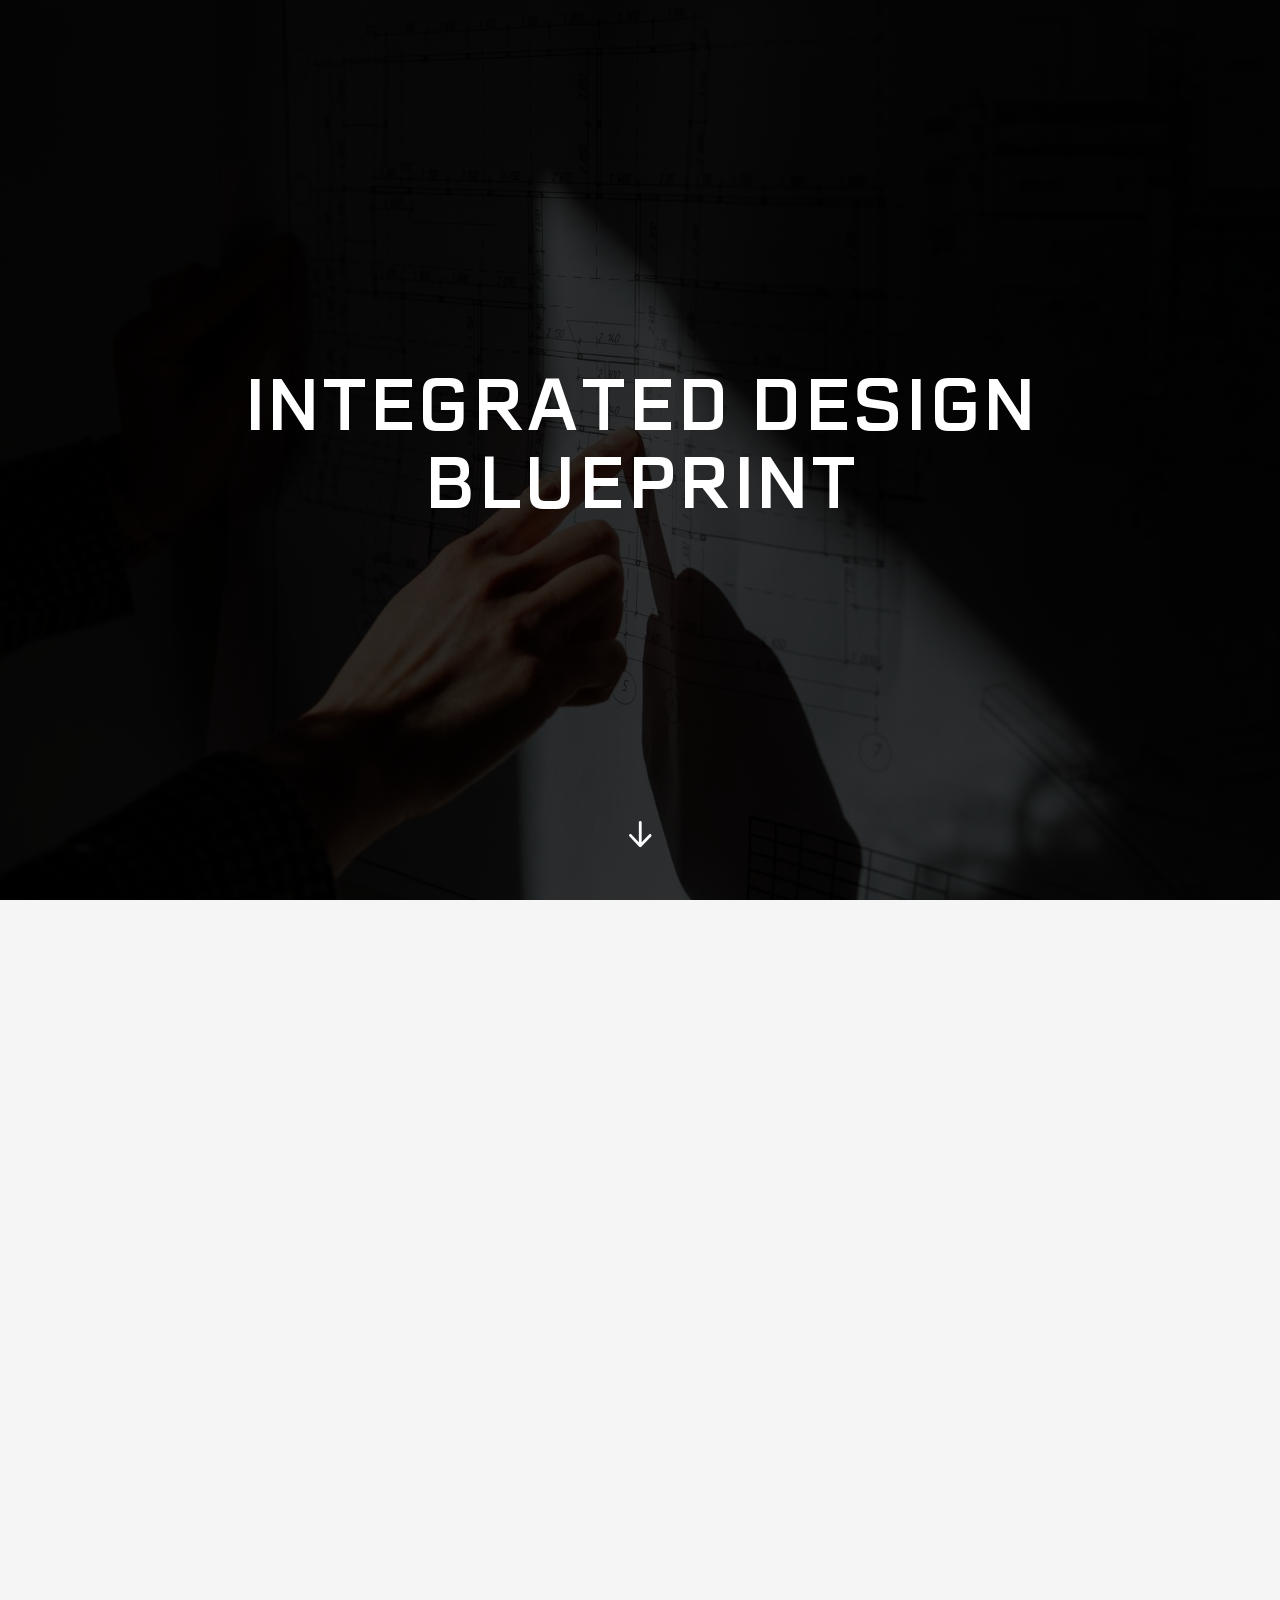
<file: courses/integrated-design-blueprint/index.html>
<!doctype html>
<!-- 
course package version: ZM3hKLF9
rise_frontend sha: f0acc35ada9e73281cf07e4a26899430590c6d21
learn_distribution_frontend sha: 05803702ac947dc138c0dc56cf17ac5513be0336
mondrian sha: cbf620b1ce9669817cdb1057e0eefb35329bfee2
sandbox sha: 38e0c7bca6fd6bed198d58039339932c1fb4afbe
 -->
<html lang="en">
  <head>
    <meta charset="utf-8">
    <meta name="viewport" content="width=device-width,initial-scale=1">
    <title>INTEGRATED DESIGN BLUEPRINT</title>
    
      <link rel="stylesheet" href="lib/sandbox/4adfab46.css">
    
    <script type="application/json" id="__CONFIG__">
      {"remoteManifest":{"learn_distribution_frontend":{".js":["learn_dist/entry.js"]},"mondrian":{".js":["mondrian/entry.js"]}},"assetTargetPrefixes":{"media":"assets","font":"lib/fonts"}}
    </script>
    
    <script src="lib/dist/69565ad8.js"></script>
  </head>
  <body>
    <div id="app"></div>
    
      <script src="lib/rise/54ca246e.js"></script>
    
      <script src="lib/sandbox/c77685df.js"></script>
    
  </body>
</html>
</file>
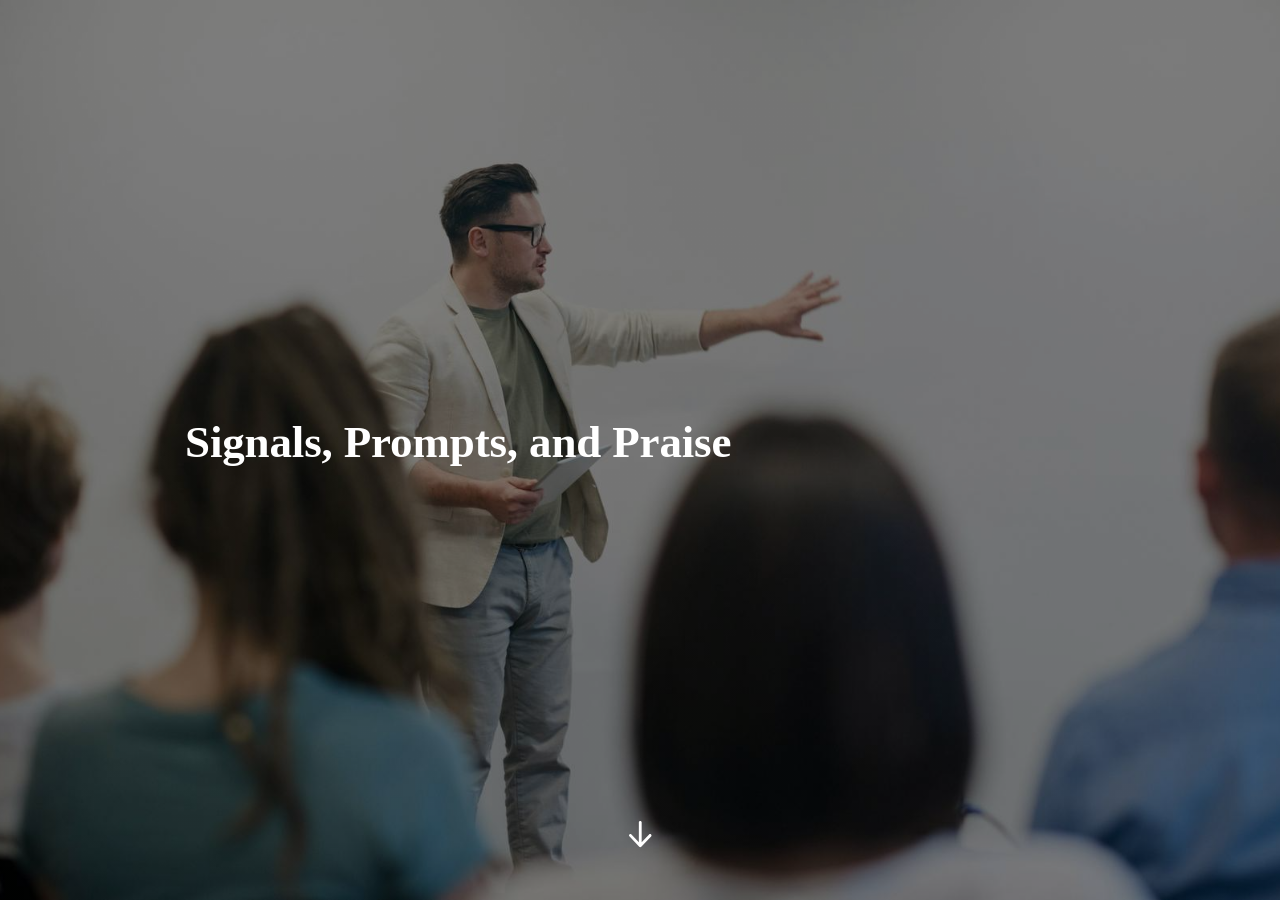
<file: courses/signals-prompts-and-praise/index.html>
<!DOCTYPE html>
<html lang="en" class="">
  <head>
    <meta http-equiv="X-UA-Compatible" content="IE=edge,chrome=1">
    <meta name="viewport" content="width=device-width, initial-scale=1">
    <meta charset="utf-8">

    <title>Signals, Prompts, and Praise</title>

    <link type="text/css" rel="stylesheet" href="lib/icomoon.css">
    <script type="text/javascript" src="lib/player-0.0.11.min.js"></script>
    <script type="text/javascript" src="lib/lzwcompress.js"></script>

    <!-- Resize Hack -->
    <script type="text/javascript">
      window.resizeTo(screen.width, screen.height);
    </script>
    

    <script id="__ENTRY__" type="application/json">
      {".js":["rise/af76f1e2.js"],".css":["sandbox/4adfab46.css"]}
    </script>

    <script id="__REMOTE_ENTRIES__" type="application/json">
      {"mondrian":{".js":["mondrian/entry.js"]}}
    </script>

    <script>
      (function() {
        const jsonp = {}

        function loadModule(manifest) {
          const p = []

          if (manifest['.css'] != null) {
            for (var idx = 0; idx < manifest['.css'].length; idx++) {
              p.push(new Promise((resolve, reject) => {
                var link = document.createElement('link')
                link.onload = resolve
                link.onerror = reject
                link.rel = 'stylesheet'
                link.href = 'lib/' + manifest['.css'][idx]
                document.body.appendChild(link)
              }))
            }
          }

          if (manifest['.js'] != null) {
            for (var idx = 0; idx < manifest['.js'].length; idx++) {
              p.push(new Promise((resolve, reject) => {
                var script = document.createElement('script')
                script.onload = resolve
                script.onerror = reject
                script.src = 'lib/' + manifest['.js'][idx]
                document.body.appendChild(script)
              }))
            }
          }

          return Promise.all(p)
        }

        function deserialize(str) {
          const buffer = Uint8Array.from(atob(str), c => c.charCodeAt(0))
          const json = new TextDecoder().decode(buffer)
          const result = JSON.parse(json)
          return result
        }

        function __loadEntry() {
          return loadModule(JSON.parse(document.getElementById('__ENTRY__').textContent))
        }

        function __loadRemoteEntry(name) {
          const manifest = JSON.parse(document.getElementById('__REMOTE_ENTRIES__').textContent)
          if (manifest[name] == null) throw new Error(`Missing manifest for remote entry "${name}".`)
          return loadModule(manifest[name])
        }

        async function __fetchCourse() {
          return Promise.resolve(deserialize("[base64]/[base64]"))
        }

        window.__loadEntry = __loadEntry
        window.__loadRemoteEntry = __loadRemoteEntry
        window.__fetchCourse = __fetchCourse
      })()
    </script>
  </head>
  <body>
    <div id="app"></div>
    <script type="text/javascript">
  (function(root) {
    window.partnerContent = [];

    function isExport() {
      return true;
    }

    function resolvePath(path) {
      return ('assets/').concat(path);
    }

    function resolveFontPath(font) {
      return ('lib/fonts/').concat(font.key.split('/').reverse()[0]);
    }

    root.Runtime = {
      fetch: window.__fetchCourse,
      isExport: isExport,
      resolvePath: resolvePath,
      resolveFontPath: resolveFontPath
    };
  }(window));
</script>

    
    <script>__loadEntry()</script>
    
  </body>
</html>
</file>
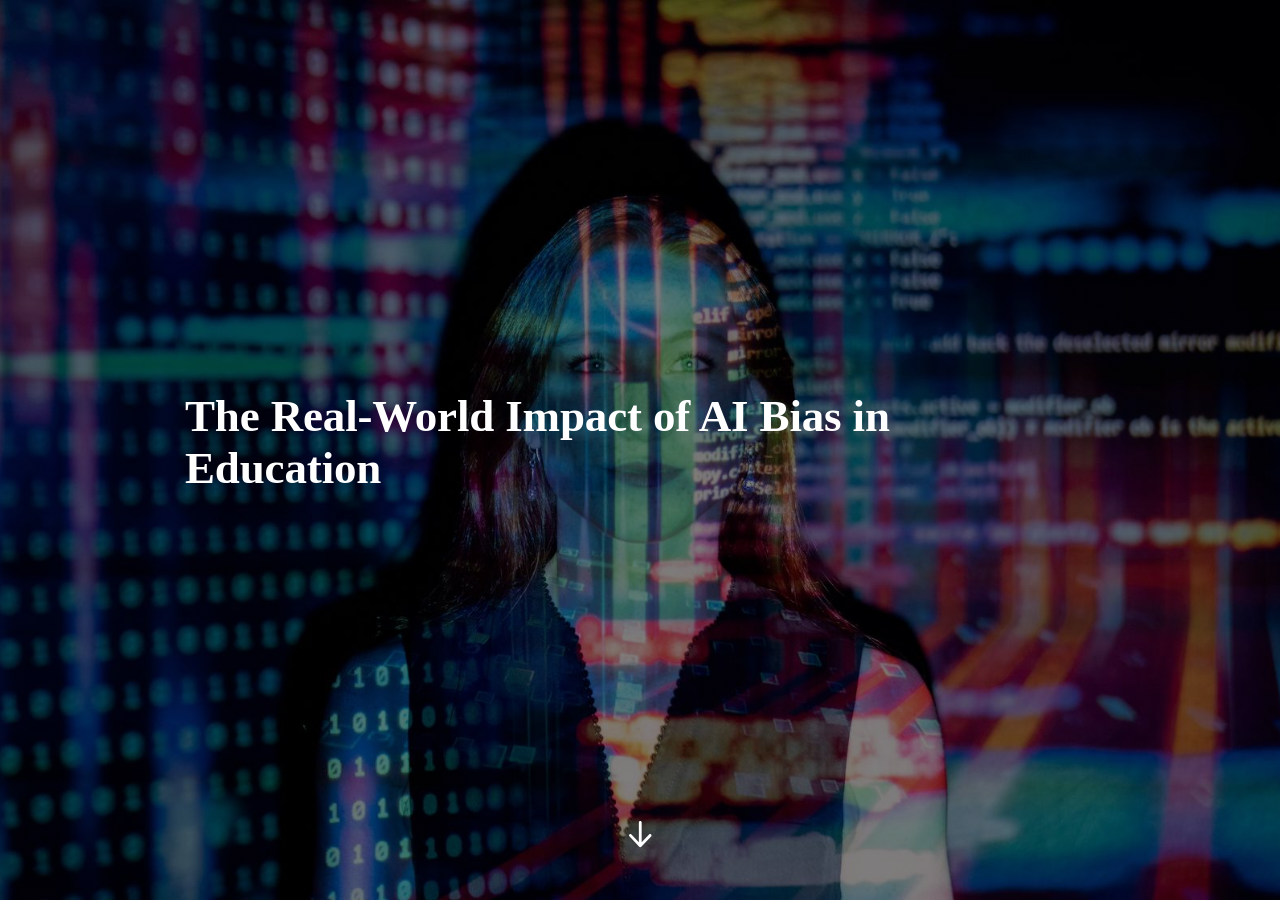
<file: courses/The-Real-World-Impact-of-AI-Bias-in-Education/index.html>
<!DOCTYPE html>
<html lang="en" class="">
  <head>
    <meta http-equiv="X-UA-Compatible" content="IE=edge,chrome=1">
    <meta name="viewport" content="width=device-width, initial-scale=1">
    <meta charset="utf-8">

    <title>The Real-World Impact of AI Bias in Education</title>
    <link type="text/css" rel="stylesheet" href="lib/icomoon.css">
    <script type="text/javascript" src="lib/lzwcompress.js"></script>

    <!-- Resize Hack -->
    <script type="text/javascript">
      window.resizeTo(screen.width, screen.height);
    </script>
    

    <script id="__ENTRY__" type="application/json">
      {".js":["rise/41a2c15f.js"],".css":["sandbox/4adfab46.css"]}
    </script>

    <script id="__REMOTE_ENTRIES__" type="application/json">
      {"learn_distribution_frontend":{".js":["learn_dist/entry.js"]},"mondrian":{".js":["mondrian/entry.js"]}}
    </script>

    <script>
      (function() {
        const jsonp = {}
        const allowOutsideDriver = true

        function shouldLoad() {
          if(allowOutsideDriver)
            return true

          return window.location.protocol === 'file:'
            || (window !== window.parent && typeof window.parent.IsLmsPresent === 'function')
        }

        function loadModule(manifest) {
          const p = []

          if (manifest['.css'] != null) {
            for (var idx = 0; idx < manifest['.css'].length; idx++) {
              p.push(new Promise((resolve, reject) => {
                var link = document.createElement('link')
                link.onload = resolve
                link.onerror = reject
                link.rel = 'stylesheet'
                link.href = 'lib/' + manifest['.css'][idx]
                document.body.appendChild(link)
              }))
            }
          }

          if (manifest['.js'] != null) {
            for (var idx = 0; idx < manifest['.js'].length; idx++) {
              p.push(new Promise((resolve, reject) => {
                var script = document.createElement('script')
                script.onload = resolve
                script.onerror = reject
                script.src = 'lib/' + manifest['.js'][idx]
                document.body.appendChild(script)
              }))
            }
          }

          return Promise.all(p)
        }

        function deserialize(str) {
          const buffer = Uint8Array.from(atob(str), c => c.charCodeAt(0))
          const json = new TextDecoder().decode(buffer)
          const result = JSON.parse(json)
          return result
        }

        function __preventLoad() {
          let appDiv = document.getElementById('app')
          let errMsgSpan = document.createElement('span')
          let errMsgText = document.createTextNode('Error: Content launched outside of a supported LMS enviroment.')

          errMsgSpan.appendChild(errMsgText)
          appDiv.appendChild(errMsgSpan)

          throw new Error("Content launched outside of a supported LMS enviroment.")
        }

        function __loadEntry() {
          return loadModule(JSON.parse(document.getElementById('__ENTRY__').textContent))
        }

        function __loadRemoteEntry(name) {
          const manifest = JSON.parse(document.getElementById('__REMOTE_ENTRIES__').textContent)
          if (manifest[name] == null) throw new Error(`Missing manifest for remote entry "${name}".`)
          return loadModule(manifest[name])
        }

        async function __fetchCourse() {
          return Promise.resolve(deserialize("[base64]/[base64]/[base64]/[base64]/[base64]/[base64]"))
        }

        window.__loadEntry = shouldLoad() ? __loadEntry : __preventLoad
        window.__loadRemoteEntry = __loadRemoteEntry
        window.__fetchCourse = __fetchCourse
      })()
    </script>
  </head>
  <body>
    <div id="app"></div>
    <script type="text/javascript">
  (function(root) {
    window.partnerContent = [];

    function isExport() {
      return true;
    }

    function resolvePath(path) {
      return ('assets/').concat(path);
    }

    function resolveFontPath(font) {
      return ('lib/fonts/').concat(font.key.split('/').reverse()[0]);
    }

    root.Runtime = {
      fetch: window.__fetchCourse,
      isExport: isExport,
      resolvePath: resolvePath,
      resolveFontPath: resolveFontPath
    };
  }(window));
</script>

    
    <script>__loadEntry()</script>

  </body>
</html>
</file>
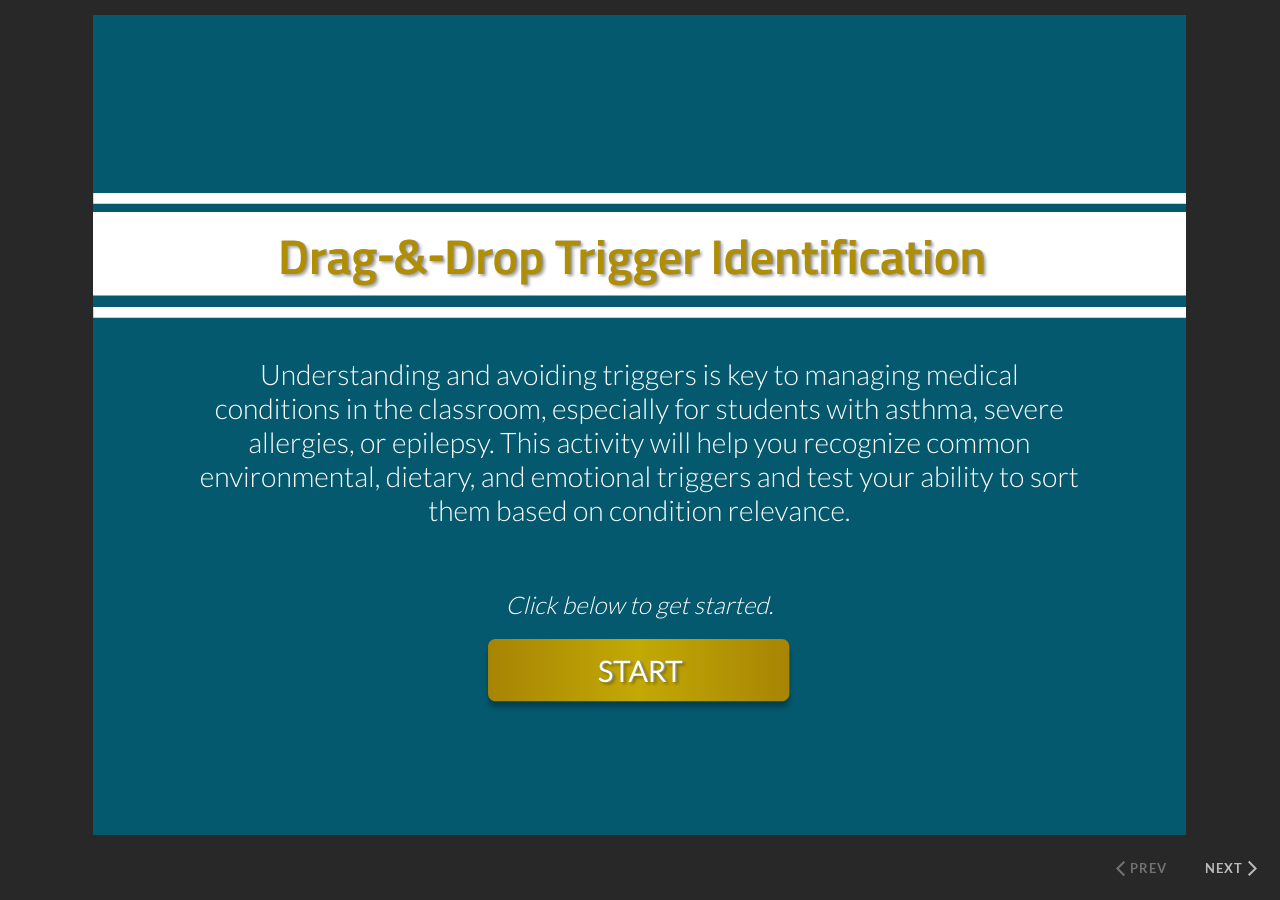
<file: courses/Drag-and-Drop/story.html>
﻿<!doctype html>
<html lang="en-US">
<head>
  <meta charset="utf-8">
  <!-- Created using Storyline 360 x64 - http://www.articulate.com  -->
  <!-- version: 3.98.34380.0 -->
  <title>Drag and Drop</title>
  <meta http-equiv="x-ua-compatible" content="IE=edge"/>
  <meta name="viewport" content="width=device-width,initial-scale=1,user-scalable=no,shrink-to-fit=no,minimal-ui"/>
  <meta name="apple-mobile-web-app-capable" content="yes"/>
  <style>
    html, body { height: 100%; padding: 0; margin: 0 }
    #app { height: 100%; width: 100%; }
  </style>

  <script>
    window.DS = {};
    window.globals = {
      DATA_PATH_BASE: '',
      HAS_FRAME: true,
      HAS_SLIDE: true,

      lmsPresent: false,
      tinCanPresent: false,
      cmi5Present: false,
      aoSupport: false,
      scale: 'noscale',
      captureRc: false,
      browserSize: 'optimal',
      bgColor: '#282828',
      features: 'DropInAcc,DropInBase,DropInCore,DropInInteractions,DropInVideo,JsApiBasics,MathExpressions,MorphTransition,MultipleQuizTracking,SetFocusTrigger',
      themeName: 'unified',
      preloaderColor: '#FFFFFF',
      suppressAnalytics: false,
      productChannel: 'stable',
      publishSource: 'storyline',
      aid: 'aid|feded16e-bdbd-4ca0-b322-c658f36df79d',
      cid: '0b32c23f-e73e-4c98-a0b6-7319d2acac49',
      playerVersion: '3.98.34380.0',
      publishTimestamp: '2025-07-19T14:19:27.4073198Z',
      maxIosVideoElements: 10,
      connectionSettings: { message: 'You%20are%20offline.%20Trying%20to%20reconnect...', useDarkTheme: false, mode: 'disabled' },
      hasFeature: function(feature) {
        return this.features.split(',').includes(feature);
      },
      
      parseParams: function(qs) {
        if (window.globals.parsedParams != null) {
          return window.globals.parsedParams;
        }
        qs = (qs || window.location.search.substr(1)).split('+').join(' ');
        var params = {},
            tokens,
            re = /[?&]?([^=]+)=([^&]*)/g;

        while (tokens = re.exec(qs)) {
          params[decodeURIComponent(tokens[1]).trim()] =
            decodeURIComponent(tokens[2]).trim();
        }
        window.globals.parsedParams = params;
        return params;
      }

    };
  </script>
  <script>
    var isIe11 = ('ActiveXObject' in window || window.MSBlobBuilder != null)
      && window.msCrypto != null && !window.ActiveXObject;
    if (isIe11) {
      window.globals.unsupportedBrowser = true;
      document.write(atob('[base64]'));
    }
  </script>

  <script>
    if (window.globals.hasFeature('NewAiCourseTranslation')) {
      
      
    }
  </script>

  
  <script>window.THREE = { };</script>
  
</head>
<body style="background: #282828" class="cs-HTML theme-unified">
  <!-- 360 -->
  <script>!function(){var e,i=/iPhone/i,o=/iPod/i,n=/iPad/i,t=/\biOS-universal(?:.+)Mac\b/i,r=/\bAndroid(?:.+)Mobile\b/i,a=/Android/i,d=/(?:SD4930UR|\bSilk(?:.+)Mobile\b)/i,p=/Silk/i,l=/Windows Phone/i,u=/\bWindows(?:.+)ARM\b/i,b=/BlackBerry/i,s=/BB10/i,c=/Opera Mini/i,f=/\b(CriOS|Chrome)(?:.+)Mobile/i,h=/Mobile(?:.+)Firefox\b/i,v=function(e){return void 0!==e&&"MacIntel"===e.platform&&"number"==typeof e.maxTouchPoints&&e.maxTouchPoints>1&&"undefined"==typeof MSStream};e=function(e){var m={userAgent:"",platform:"",maxTouchPoints:0};e||"undefined"==typeof navigator?"string"==typeof e?m.userAgent=e:e&&e.userAgent&&(m={userAgent:e.userAgent,platform:e.platform,maxTouchPoints:e.maxTouchPoints||0}):m={userAgent:navigator.userAgent,platform:navigator.platform,maxTouchPoints:navigator.maxTouchPoints||0};var g=m.userAgent,y=g.split("[FBAN");void 0!==y[1]&&(g=y[0]),void 0!==(y=g.split("Twitter"))[1]&&(g=y[0]);var A=function(e){return function(i){return i.test(e)}}(g),w={apple:{phone:A(i)&&!A(l),ipod:A(o),tablet:!A(i)&&(A(n)||v(m))&&!A(l),universal:A(t),device:(A(i)||A(o)||A(n)||A(t)||v(m))&&!A(l)},amazon:{phone:A(d),tablet:!A(d)&&A(p),device:A(d)||A(p)},android:{phone:!A(l)&&A(d)||!A(l)&&A(r),tablet:!A(l)&&!A(d)&&!A(r)&&(A(p)||A(a)),device:!A(l)&&(A(d)||A(p)||A(r)||A(a))||A(/\bokhttp\b/i)},windows:{phone:A(l),tablet:A(u),device:A(l)||A(u)},other:{blackberry:A(b),blackberry10:A(s),opera:A(c),firefox:A(h),chrome:A(f),device:A(b)||A(s)||A(c)||A(h)||A(f)},any:!1,phone:!1,tablet:!1};return w.any=w.apple.device||w.android.device||w.windows.device||w.other.device,w.phone=w.apple.phone||w.android.phone||w.windows.phone,w.tablet=w.apple.tablet||w.android.tablet||w.windows.tablet,w}(),"object"==typeof exports&&"undefined"!=typeof module?module.exports=e:"function"==typeof define&&define.amd?define((function(){return e})):this.isMobile=e}();
    window.isMobile.apple.tablet = window.isMobile.apple.tablet ||
      (navigator.platform === 'MacIntel' && navigator.maxTouchPoints > 1);
    window.isMobile.apple.device = window.isMobile.apple.device || window.isMobile.apple.tablet;
    window.isMobile.tablet = window.isMobile.tablet || window.isMobile.apple.tablet;
    window.isMobile.any = window.isMobile.any || window.isMobile.apple.tablet;
  </script>

  <div id="focus-sink" tabindex="-1"></div>

  <div id="preso"></div>
  <script>
    (function() {

      var classTypes = [ 'desktop', 'mobile', 'phone', 'tablet' ];

      var addDeviceClasses = function(prefix, testObj) {
        var curr, i;
        for (i = 0; i < classTypes.length; i++) {
          curr = classTypes[i];
          if (testObj[curr]) {
            document.body.classList.add(prefix + curr);
          }
        }
      };

      var params = window.globals.parseParams(),
          isDevicePreview = params.devicepreview === '1',
          isPhoneOverride = params.deviceType === 'phone' || (isDevicePreview && params.phone == '1'),
          isTabletOverride = (params.deviceType === 'tablet' || isDevicePreview) && !isPhoneOverride,
          isMobileOverride = isPhoneOverride || isTabletOverride;

      var deviceView = {
        desktop: !window.isMobile.any && !isMobileOverride,
        mobile: window.isMobile.any || isMobileOverride,
        phone: isPhoneOverride || (window.isMobile.phone && !isTabletOverride),
        tablet: isTabletOverride || window.isMobile.tablet
      };

      window.globals.deviceView = deviceView;
      window.isMobile.desktop = !window.isMobile.any;
      window.isMobile.mobile = window.isMobile.any;

      addDeviceClasses('view-', deviceView);

    })();
  </script>
  
  <script src='story_content/triggers.js' type=text/javascript></script>
<script src='story_content/user.js' type=text/javascript></script>
  <div class="slide-loader"></div>

  <script>
    var doc = document, loader = doc.body.querySelector('.slide-loader'); [ 1, 2, 3 ].forEach(function(n) { var d = doc.createElement('div'); d.style.backgroundColor = window.globals.preloaderColor; d.classList.add('mobile-loader-dot'); d.classList.add('dot' + n); loader.appendChild(d); });
  </script>

  <div class="mobile-load-title-overlay" style="display: none">
    <div class="mobile-load-title">Drag and Drop</div>
  </div>

  <div class="mobile-chrome-warning"></div>

  
<style>
  .warn-connection-dialog {
    display: none;
    background: transparent;
    pointer-events: all;
    position: fixed;
    left: 0;
    top: 0;
    width: 100%;
    height: 100%;
    z-index: 999;
  }

  .warn-connection-content {
    pointer-events: all;
    border-radius: 4px;
    background: white;
    border: 1px solid #E7E7E7;
    color: #333333;
    box-shadow: 0 2px 4px rgba(0, 0, 0, 0.25);
    transition: all 150ms ease-out;
    position: absolute;
    white-space: nowrap;
  }

  .view-phone.is-landscape .warn-connection-content {
    left: 23px;
    bottom: 23px;
  }

  .view-tablet.is-landscape .warn-connection-content {
    left: 50%;
    top: 20px;
    transform: translateX(-50%);
  }

  .view-mobile.is-portrait .warn-connection-content {
    transform: translate(-50%, calc(-100% - 15px));
  }

  .warn-connection-content p {
    display: inline-block;
    margin: 0 8px 0 0;
    line-height: 33px;
    font-size: 11px;
  }

  .warn-connection-content svg {
    position: relative;
    vertical-align: middle;
    margin: 0 2px 2px 8px;
  }

  .view-desktop .warn-connection-content {
    left: 1.5em;
    bottom: 1.5em;
  }

  .view-desktop .warn-connection-content p {
    font-size: 1.1em;
  }

  .is-offline .warn-connection-dialog {
    display: block;
  }

  .is-offline .cs-panel * {
    pointer-events: none !important;
  }

  .is-offline .cs-panel {
    pointer-events: all !important;
  }

  .is-offline #nav-controls * {
    pointer-events: none !important;
  }

  .is-offline #nav-controls {
    pointer-events: all !important;
  }
</style>

<div class="warn-connection-dialog" role="alertdialog" aria-modal="true" tabindex="0" aria-labelledby="warn-connection-message">
  <div class="warn-connection-content">
    <svg width="17" height="15" viewBox="0 0 17 15" xmlns="http://www.w3.org/2000/svg">
      <path fill="#8F0000" stroke="white" d="M16.07,12.98 L15.88,12.23 L9.51,1.21 C8.97,0.26,7.6,0.26,7.06,1.21 L0.69,12.23 C0.15,13.16,0.81,14.36,1.91,14.36 H14.65 C15.47,14.36,16.05,13.7,16.07,12.98 Z"/>
      <path fill="white" stroke="white" d="M8.58,5.5 C8.35,5.28,8.5,5.35,8.21,5.32 C8.09,5.35,7.97,5.49,7.96,5.67 C7.97,5.79,7.98,5.92,7.98,6.04 L7.98,6.04 C7.99,6.17,8,6.31,8.01,6.43 L8.01,6.44 C8.03,6.92,8.06,7.41,8.09,7.9 L8.09,7.9 C8.12,8.39,8.14,8.88,8.17,9.37 C8.17,9.39,8.18,9.42,8.2,9.44 C8.23,9.46,8.25,9.47,8.28,9.47 C8.31,9.47,8.34,9.46,8.35,9.44 C8.37,9.43,8.38,9.4,8.39,9.35 L8.39,9.34 C8.39,9.24,8.4,9.15,8.4,9.05 L8.4,9.05 C8.41,8.96,8.41,8.86,8.42,8.75 C8.43,8.44,8.45,8.12,8.47,7.81 L8.47,7.81 C8.49,7.49,8.51,7.18,8.53,6.87 C8.55,6.46,8.56,6.05,8.59,5.64 L8.6,5.62 C8.6,5.57,8.59,5.53,8.58,5.5 L8.21,5.32 Z"/>
      <circle fill="white" stroke="white" cx="8.3" cy="11.35" r="0.3"/>
    </svg>
    <p id="warn-connection-message">You are offline. Trying to reconnect...</p>
  </div>
</div>

<script>
  (function() {
    window.DS.connection = {
      warningShown: false,
      assets: {},
      loadingAssetGroup: false,
      retryDelay: 500
    };

    var connectionSettings = window.globals.connectionSettings || {};

    var useConnectionMessages = window.AbortController != null &&
      window.location.protocol != 'file:' &&
      connectionSettings.mode === 'normal';

    window.DS.connection.useConnectionMessages = useConnectionMessages;

    var assetCount = 0;
    var checkLoadedId;


    if (useConnectionMessages && connectionSettings != null) {
      var contentEl = document.querySelector('.warn-connection-content');
      var messageEl = contentEl.querySelector('p');

      if (connectionSettings.useDarkTheme) {
        contentEl.style.borderColor = '#BABBBA';
        contentEl.style.backgroundColor = '#282828';
        contentEl.style.color = '#FFFFFF';
      }

      if (connectionSettings.message != null) {
        messageEl.textContent = window.decodeURIComponent(connectionSettings.message);
      }
    }

    function checkAssetsReady() {
      for (var i in DS.connection.assets) {
        if (!DS.connection.assets[i].success) {
          return false;
        }
      }
      return true;
    }

    function stopAssetGroup() {
      if (!useConnectionMessages) { return; }

      assetCount = 0;

      DS.connection.oldAssetGroup = DS.connection.assets;
      DS.connection.assets = {};
      DS.connection.loadingAssetGroup = false;
      clearInterval(checkLoadedId);
    }

    function startAssetGroup() {
      if (!useConnectionMessages) { return; }
      var ticks = 0;
      clearInterval(checkLoadedId);
      checkLoadedId = setInterval(function() {
        var loaded = 0;
        if (assetCount === 0 && loaded === 0) {
          clearInterval(checkLoadedId);
          return;
        }

        for (var i in DS.connection.assets) {
          if (DS.connection.assets[i].success) {
            loaded++;
          }
        }

        if (assetCount === loaded && checkAssetsReady()) {
          for (var i in DS.connection.assets) {
            if (DS.connection.assets[i].action) {
              DS.connection.assets[i].action();
            }
          }
          hideWarning();
          stopAssetGroup();
        }
      }, 100)
    }

    function requiredAsset(url, action, retry, type) {
      if (!useConnectionMessages) { return; }
      if (DS.connection.assets[url]) { return; }

      DS.connection.assets[url] = {
        success: false, action: action, retry: retry, type: type
      };
      assetCount = Object.keys(DS.connection.assets).length;
      if (!DS.connection.loadingAssetGroup) {
        startAssetGroup();
      }
      DS.connection.loadingAssetGroup = true;
    }

    function assetLoaded(url) {
      if (!useConnectionMessages) { return; }
      if (DS.connection.assets[url]) {
        DS.connection.assets[url].success = true;
      }
    }

    function assetFailed(url) {
      if (!useConnectionMessages) { return; }
      if (!DS.connection.assets[url]) {
        if (/\.js$/.test(url) && url.indexOf('transcripts') === -1) {
          setTimeout(function() {
            if (DS.connection.lastSlideLoaded != null) {
              DS.connection.lastSlideLoaded();
            }
          }, DS.connection.retryDelay);
        }
        return;
      }
      if (!DS.connection.warningShown) { showWarning(); }
      if (DS.connection.assets[url].retry) {
        setTimeout(function() {
          if (!DS.connection.assets[url].success) {
            DS.connection.assets[url].retry()
          }
        }, DS.connection.retryDelay);
      }
    }

    function hideWarning() {
      document.body.classList.remove('is-offline');
      DS.connection.warningShown = false;
      enableKeys();
    }
    DS.connection.hideWarning = hideWarning

    function showWarning(btn) {
      document.body.classList.add('is-offline')
      DS.connection.warningShown = true;
      updateWarningPosition();
      disableKeys();
    }

    function updateWarningPosition() {
      if (!DS.connection.warningShown) {
        return;
      }

      var isPortrait = document.body.classList.contains('is-portrait');
      var isMobile = document.body.classList.contains('view-mobile');
      var warningEl = document.querySelector('.warn-connection-content');

      if (isPortrait && isMobile) {
        var slide = document.querySelector('.primary-slide');
        var slideRect = slide != null
          ? slide.getBoundingClientRect()
          : { top: window.innerHeight, left: 0, width: window.innerWidth };

        warningEl.style.top = `${slideRect.top}px`
        warningEl.style.left = `${slideRect.left + slideRect.width / 2}px`
      } else {
        warningEl.style.top = null;
        warningEl.style.left = null;
      }

      window.requestAnimationFrame(updateWarningPosition);
    }

    function onDisableKeyDown(e) {
      e.preventDefault();
      e.stopImmediatePropagation();
    }

    function onDisableKeyUp(e) {
      e.preventDefault();
      e.stopImmediatePropagation();
    }

    var accStyle = document.createElement('style');
    var warnDialogEl = document.querySelector('.warn-connection-dialog');

    function disableKeys() {
      if (DS.views && DS.views.nsStack && DS.views.nsStack.length === 1) {
        DS.views.nsStack[0].tabReachable = false
        DS.views.nsStack[0].updateTabIndex(true, true);
      }

      accStyle.innerHTML = '.acc-shadow-dom { display: none; }';
      document.body.appendChild(accStyle);

      warnDialogEl.parentNode.append(warnDialogEl);
      warnDialogEl.focus();
    }

    function enableKeys() {
      accStyle.remove();
      if (DS.views && DS.views.nsStack && DS.views.nsStack.length === 1 && DS.views.nsStack[0].name === '_frame') {
        DS.views.nsStack[0].tabReachable = true;
        DS.views.nsStack[0].updateTabIndex();
      }
    }

    // these will all be noops if the feature flag isn't set in
    // the data and `window.globals.features`
    DS.connection.requiredAsset = requiredAsset;
    DS.connection.assetLoaded = assetLoaded;
    DS.connection.assetFailed = assetFailed;
    DS.connection.stopAssetGroup = stopAssetGroup;
    DS.connection.startAssetGroup = startAssetGroup;
  })();
</script>


  <script>
    
    if (window.autoSpider && window.vInterfaceObject) {
      document.querySelector('.mobile-load-title-overlay').style.display = 'none';
    }
  </script>

  

  <link rel="stylesheet" href="html5/data/css/output.min.css" data-noprefix/>
</body>
<script src="html5/lib/scripts/bootstrapper.min.js"></script>
</html>
</file>
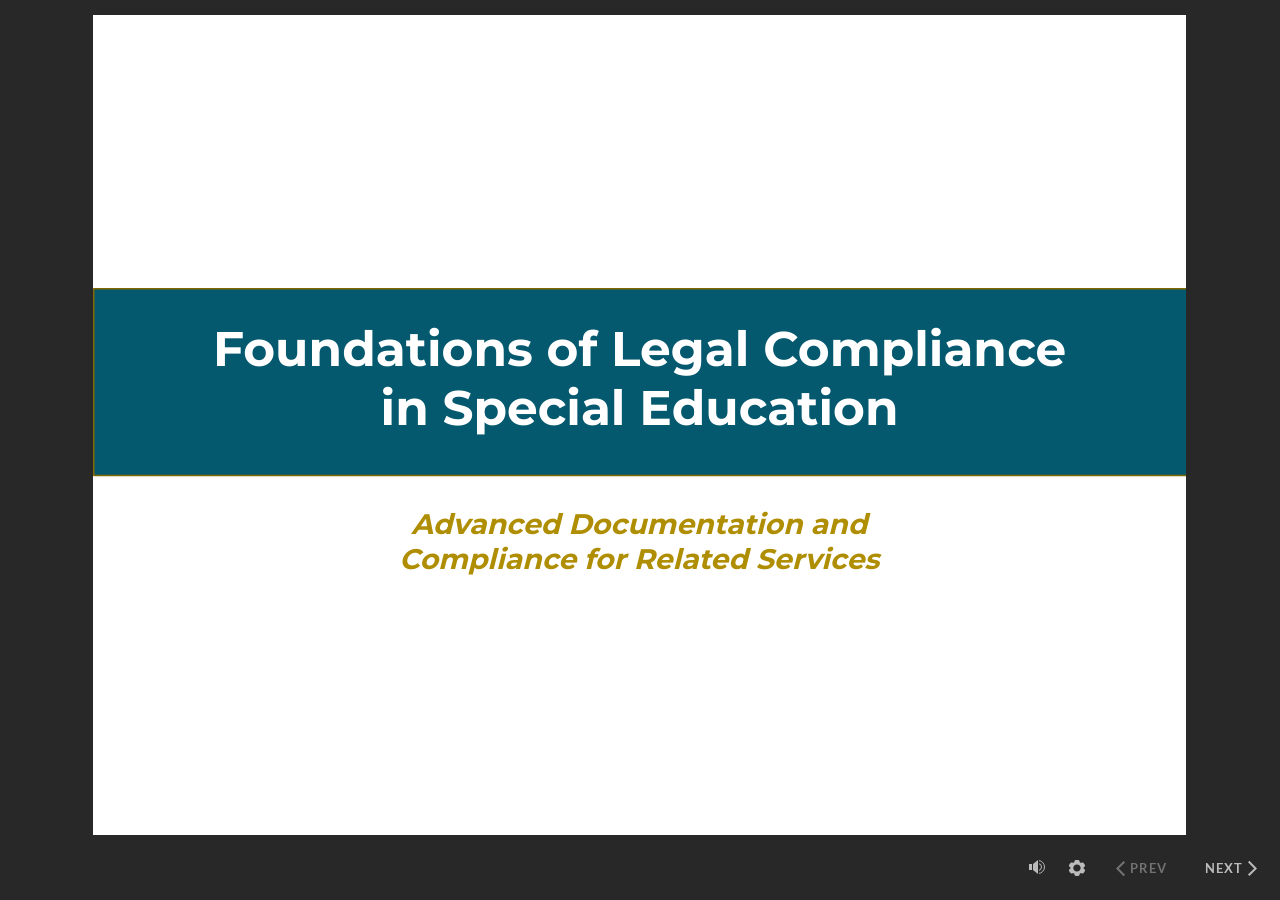
<file: courses/Foundations-of-Legal-Compliance-in-Special-Education/story.html>
﻿<!doctype html>
<html lang="en-US">
<head>
  <meta charset="utf-8">
  <!-- Created using Storyline 360 x64 - http://www.articulate.com  -->
  <!-- version: 3.98.34380.0 -->
  <title>Foundations of Legal Compliance in Special Education</title>
  <meta http-equiv="x-ua-compatible" content="IE=edge"/>
  <meta name="viewport" content="width=device-width,initial-scale=1,user-scalable=no,shrink-to-fit=no,minimal-ui"/>
  <meta name="apple-mobile-web-app-capable" content="yes"/>
  <style>
    html, body { height: 100%; padding: 0; margin: 0 }
    #app { height: 100%; width: 100%; }
  </style>

  <script>
    window.DS = {};
    window.globals = {
      DATA_PATH_BASE: '',
      HAS_FRAME: true,
      HAS_SLIDE: true,

      lmsPresent: false,
      tinCanPresent: false,
      cmi5Present: false,
      aoSupport: false,
      scale: 'noscale',
      captureRc: false,
      browserSize: 'optimal',
      bgColor: '#282828',
      features: 'DropInAcc,DropInBase,DropInCore,DropInInteractions,DropInVideo,JsApiBasics,MathExpressions,MorphTransition,MultipleQuizTracking,SetFocusTrigger',
      themeName: 'unified',
      preloaderColor: '#FFFFFF',
      suppressAnalytics: false,
      productChannel: 'stable',
      publishSource: 'storyline',
      aid: 'aid|feded16e-bdbd-4ca0-b322-c658f36df79d',
      cid: '721de3a8-3dac-40ce-9e6b-00232d4ec104',
      playerVersion: '3.98.34380.0',
      publishTimestamp: '2025-07-31T19:58:45.0339307Z',
      maxIosVideoElements: 10,
      connectionSettings: { message: 'You%20are%20offline.%20Trying%20to%20reconnect...', useDarkTheme: false, mode: 'disabled' },
      hasFeature: function(feature) {
        return this.features.split(',').includes(feature);
      },
      
      parseParams: function(qs) {
        if (window.globals.parsedParams != null) {
          return window.globals.parsedParams;
        }
        qs = (qs || window.location.search.substr(1)).split('+').join(' ');
        var params = {},
            tokens,
            re = /[?&]?([^=]+)=([^&]*)/g;

        while (tokens = re.exec(qs)) {
          params[decodeURIComponent(tokens[1]).trim()] =
            decodeURIComponent(tokens[2]).trim();
        }
        window.globals.parsedParams = params;
        return params;
      }

    };
  </script>
  <script>
    var isIe11 = ('ActiveXObject' in window || window.MSBlobBuilder != null)
      && window.msCrypto != null && !window.ActiveXObject;
    if (isIe11) {
      window.globals.unsupportedBrowser = true;
      document.write(atob('[base64]'));
    }
  </script>

  <script>
    if (window.globals.hasFeature('NewAiCourseTranslation')) {
      
      
    }
  </script>

  
  <script>window.THREE = { };</script>
  
</head>
<body style="background: #282828" class="cs-HTML theme-unified">
  <!-- 360 -->
  <script>!function(){var e,i=/iPhone/i,o=/iPod/i,n=/iPad/i,t=/\biOS-universal(?:.+)Mac\b/i,r=/\bAndroid(?:.+)Mobile\b/i,a=/Android/i,d=/(?:SD4930UR|\bSilk(?:.+)Mobile\b)/i,p=/Silk/i,l=/Windows Phone/i,u=/\bWindows(?:.+)ARM\b/i,b=/BlackBerry/i,s=/BB10/i,c=/Opera Mini/i,f=/\b(CriOS|Chrome)(?:.+)Mobile/i,h=/Mobile(?:.+)Firefox\b/i,v=function(e){return void 0!==e&&"MacIntel"===e.platform&&"number"==typeof e.maxTouchPoints&&e.maxTouchPoints>1&&"undefined"==typeof MSStream};e=function(e){var m={userAgent:"",platform:"",maxTouchPoints:0};e||"undefined"==typeof navigator?"string"==typeof e?m.userAgent=e:e&&e.userAgent&&(m={userAgent:e.userAgent,platform:e.platform,maxTouchPoints:e.maxTouchPoints||0}):m={userAgent:navigator.userAgent,platform:navigator.platform,maxTouchPoints:navigator.maxTouchPoints||0};var g=m.userAgent,y=g.split("[FBAN");void 0!==y[1]&&(g=y[0]),void 0!==(y=g.split("Twitter"))[1]&&(g=y[0]);var A=function(e){return function(i){return i.test(e)}}(g),w={apple:{phone:A(i)&&!A(l),ipod:A(o),tablet:!A(i)&&(A(n)||v(m))&&!A(l),universal:A(t),device:(A(i)||A(o)||A(n)||A(t)||v(m))&&!A(l)},amazon:{phone:A(d),tablet:!A(d)&&A(p),device:A(d)||A(p)},android:{phone:!A(l)&&A(d)||!A(l)&&A(r),tablet:!A(l)&&!A(d)&&!A(r)&&(A(p)||A(a)),device:!A(l)&&(A(d)||A(p)||A(r)||A(a))||A(/\bokhttp\b/i)},windows:{phone:A(l),tablet:A(u),device:A(l)||A(u)},other:{blackberry:A(b),blackberry10:A(s),opera:A(c),firefox:A(h),chrome:A(f),device:A(b)||A(s)||A(c)||A(h)||A(f)},any:!1,phone:!1,tablet:!1};return w.any=w.apple.device||w.android.device||w.windows.device||w.other.device,w.phone=w.apple.phone||w.android.phone||w.windows.phone,w.tablet=w.apple.tablet||w.android.tablet||w.windows.tablet,w}(),"object"==typeof exports&&"undefined"!=typeof module?module.exports=e:"function"==typeof define&&define.amd?define((function(){return e})):this.isMobile=e}();
    window.isMobile.apple.tablet = window.isMobile.apple.tablet ||
      (navigator.platform === 'MacIntel' && navigator.maxTouchPoints > 1);
    window.isMobile.apple.device = window.isMobile.apple.device || window.isMobile.apple.tablet;
    window.isMobile.tablet = window.isMobile.tablet || window.isMobile.apple.tablet;
    window.isMobile.any = window.isMobile.any || window.isMobile.apple.tablet;
  </script>

  <div id="focus-sink" tabindex="-1"></div>

  <div id="preso"></div>
  <script>
    (function() {

      var classTypes = [ 'desktop', 'mobile', 'phone', 'tablet' ];

      var addDeviceClasses = function(prefix, testObj) {
        var curr, i;
        for (i = 0; i < classTypes.length; i++) {
          curr = classTypes[i];
          if (testObj[curr]) {
            document.body.classList.add(prefix + curr);
          }
        }
      };

      var params = window.globals.parseParams(),
          isDevicePreview = params.devicepreview === '1',
          isPhoneOverride = params.deviceType === 'phone' || (isDevicePreview && params.phone == '1'),
          isTabletOverride = (params.deviceType === 'tablet' || isDevicePreview) && !isPhoneOverride,
          isMobileOverride = isPhoneOverride || isTabletOverride;

      var deviceView = {
        desktop: !window.isMobile.any && !isMobileOverride,
        mobile: window.isMobile.any || isMobileOverride,
        phone: isPhoneOverride || (window.isMobile.phone && !isTabletOverride),
        tablet: isTabletOverride || window.isMobile.tablet
      };

      window.globals.deviceView = deviceView;
      window.isMobile.desktop = !window.isMobile.any;
      window.isMobile.mobile = window.isMobile.any;

      addDeviceClasses('view-', deviceView);

    })();
  </script>
  
  <script src='story_content/triggers.js' type=text/javascript></script>
<script src='story_content/user.js' type=text/javascript></script>
  <div class="slide-loader"></div>

  <script>
    var doc = document, loader = doc.body.querySelector('.slide-loader'); [ 1, 2, 3 ].forEach(function(n) { var d = doc.createElement('div'); d.style.backgroundColor = window.globals.preloaderColor; d.classList.add('mobile-loader-dot'); d.classList.add('dot' + n); loader.appendChild(d); });
  </script>

  <div class="mobile-load-title-overlay" style="display: none">
    <div class="mobile-load-title">Foundations of Legal Compliance in Special Education</div>
  </div>

  <div class="mobile-chrome-warning"></div>

  
<style>
  .warn-connection-dialog {
    display: none;
    background: transparent;
    pointer-events: all;
    position: fixed;
    left: 0;
    top: 0;
    width: 100%;
    height: 100%;
    z-index: 999;
  }

  .warn-connection-content {
    pointer-events: all;
    border-radius: 4px;
    background: white;
    border: 1px solid #E7E7E7;
    color: #333333;
    box-shadow: 0 2px 4px rgba(0, 0, 0, 0.25);
    transition: all 150ms ease-out;
    position: absolute;
    white-space: nowrap;
  }

  .view-phone.is-landscape .warn-connection-content {
    left: 23px;
    bottom: 23px;
  }

  .view-tablet.is-landscape .warn-connection-content {
    left: 50%;
    top: 20px;
    transform: translateX(-50%);
  }

  .view-mobile.is-portrait .warn-connection-content {
    transform: translate(-50%, calc(-100% - 15px));
  }

  .warn-connection-content p {
    display: inline-block;
    margin: 0 8px 0 0;
    line-height: 33px;
    font-size: 11px;
  }

  .warn-connection-content svg {
    position: relative;
    vertical-align: middle;
    margin: 0 2px 2px 8px;
  }

  .view-desktop .warn-connection-content {
    left: 1.5em;
    bottom: 1.5em;
  }

  .view-desktop .warn-connection-content p {
    font-size: 1.1em;
  }

  .is-offline .warn-connection-dialog {
    display: block;
  }

  .is-offline .cs-panel * {
    pointer-events: none !important;
  }

  .is-offline .cs-panel {
    pointer-events: all !important;
  }

  .is-offline #nav-controls * {
    pointer-events: none !important;
  }

  .is-offline #nav-controls {
    pointer-events: all !important;
  }
</style>

<div class="warn-connection-dialog" role="alertdialog" aria-modal="true" tabindex="0" aria-labelledby="warn-connection-message">
  <div class="warn-connection-content">
    <svg width="17" height="15" viewBox="0 0 17 15" xmlns="http://www.w3.org/2000/svg">
      <path fill="#8F0000" stroke="white" d="M16.07,12.98 L15.88,12.23 L9.51,1.21 C8.97,0.26,7.6,0.26,7.06,1.21 L0.69,12.23 C0.15,13.16,0.81,14.36,1.91,14.36 H14.65 C15.47,14.36,16.05,13.7,16.07,12.98 Z"/>
      <path fill="white" stroke="white" d="M8.58,5.5 C8.35,5.28,8.5,5.35,8.21,5.32 C8.09,5.35,7.97,5.49,7.96,5.67 C7.97,5.79,7.98,5.92,7.98,6.04 L7.98,6.04 C7.99,6.17,8,6.31,8.01,6.43 L8.01,6.44 C8.03,6.92,8.06,7.41,8.09,7.9 L8.09,7.9 C8.12,8.39,8.14,8.88,8.17,9.37 C8.17,9.39,8.18,9.42,8.2,9.44 C8.23,9.46,8.25,9.47,8.28,9.47 C8.31,9.47,8.34,9.46,8.35,9.44 C8.37,9.43,8.38,9.4,8.39,9.35 L8.39,9.34 C8.39,9.24,8.4,9.15,8.4,9.05 L8.4,9.05 C8.41,8.96,8.41,8.86,8.42,8.75 C8.43,8.44,8.45,8.12,8.47,7.81 L8.47,7.81 C8.49,7.49,8.51,7.18,8.53,6.87 C8.55,6.46,8.56,6.05,8.59,5.64 L8.6,5.62 C8.6,5.57,8.59,5.53,8.58,5.5 L8.21,5.32 Z"/>
      <circle fill="white" stroke="white" cx="8.3" cy="11.35" r="0.3"/>
    </svg>
    <p id="warn-connection-message">You are offline. Trying to reconnect...</p>
  </div>
</div>

<script>
  (function() {
    window.DS.connection = {
      warningShown: false,
      assets: {},
      loadingAssetGroup: false,
      retryDelay: 500
    };

    var connectionSettings = window.globals.connectionSettings || {};

    var useConnectionMessages = window.AbortController != null &&
      window.location.protocol != 'file:' &&
      connectionSettings.mode === 'normal';

    window.DS.connection.useConnectionMessages = useConnectionMessages;

    var assetCount = 0;
    var checkLoadedId;


    if (useConnectionMessages && connectionSettings != null) {
      var contentEl = document.querySelector('.warn-connection-content');
      var messageEl = contentEl.querySelector('p');

      if (connectionSettings.useDarkTheme) {
        contentEl.style.borderColor = '#BABBBA';
        contentEl.style.backgroundColor = '#282828';
        contentEl.style.color = '#FFFFFF';
      }

      if (connectionSettings.message != null) {
        messageEl.textContent = window.decodeURIComponent(connectionSettings.message);
      }
    }

    function checkAssetsReady() {
      for (var i in DS.connection.assets) {
        if (!DS.connection.assets[i].success) {
          return false;
        }
      }
      return true;
    }

    function stopAssetGroup() {
      if (!useConnectionMessages) { return; }

      assetCount = 0;

      DS.connection.oldAssetGroup = DS.connection.assets;
      DS.connection.assets = {};
      DS.connection.loadingAssetGroup = false;
      clearInterval(checkLoadedId);
    }

    function startAssetGroup() {
      if (!useConnectionMessages) { return; }
      var ticks = 0;
      clearInterval(checkLoadedId);
      checkLoadedId = setInterval(function() {
        var loaded = 0;
        if (assetCount === 0 && loaded === 0) {
          clearInterval(checkLoadedId);
          return;
        }

        for (var i in DS.connection.assets) {
          if (DS.connection.assets[i].success) {
            loaded++;
          }
        }

        if (assetCount === loaded && checkAssetsReady()) {
          for (var i in DS.connection.assets) {
            if (DS.connection.assets[i].action) {
              DS.connection.assets[i].action();
            }
          }
          hideWarning();
          stopAssetGroup();
        }
      }, 100)
    }

    function requiredAsset(url, action, retry, type) {
      if (!useConnectionMessages) { return; }
      if (DS.connection.assets[url]) { return; }

      DS.connection.assets[url] = {
        success: false, action: action, retry: retry, type: type
      };
      assetCount = Object.keys(DS.connection.assets).length;
      if (!DS.connection.loadingAssetGroup) {
        startAssetGroup();
      }
      DS.connection.loadingAssetGroup = true;
    }

    function assetLoaded(url) {
      if (!useConnectionMessages) { return; }
      if (DS.connection.assets[url]) {
        DS.connection.assets[url].success = true;
      }
    }

    function assetFailed(url) {
      if (!useConnectionMessages) { return; }
      if (!DS.connection.assets[url]) {
        if (/\.js$/.test(url) && url.indexOf('transcripts') === -1) {
          setTimeout(function() {
            if (DS.connection.lastSlideLoaded != null) {
              DS.connection.lastSlideLoaded();
            }
          }, DS.connection.retryDelay);
        }
        return;
      }
      if (!DS.connection.warningShown) { showWarning(); }
      if (DS.connection.assets[url].retry) {
        setTimeout(function() {
          if (!DS.connection.assets[url].success) {
            DS.connection.assets[url].retry()
          }
        }, DS.connection.retryDelay);
      }
    }

    function hideWarning() {
      document.body.classList.remove('is-offline');
      DS.connection.warningShown = false;
      enableKeys();
    }
    DS.connection.hideWarning = hideWarning

    function showWarning(btn) {
      document.body.classList.add('is-offline')
      DS.connection.warningShown = true;
      updateWarningPosition();
      disableKeys();
    }

    function updateWarningPosition() {
      if (!DS.connection.warningShown) {
        return;
      }

      var isPortrait = document.body.classList.contains('is-portrait');
      var isMobile = document.body.classList.contains('view-mobile');
      var warningEl = document.querySelector('.warn-connection-content');

      if (isPortrait && isMobile) {
        var slide = document.querySelector('.primary-slide');
        var slideRect = slide != null
          ? slide.getBoundingClientRect()
          : { top: window.innerHeight, left: 0, width: window.innerWidth };

        warningEl.style.top = `${slideRect.top}px`
        warningEl.style.left = `${slideRect.left + slideRect.width / 2}px`
      } else {
        warningEl.style.top = null;
        warningEl.style.left = null;
      }

      window.requestAnimationFrame(updateWarningPosition);
    }

    function onDisableKeyDown(e) {
      e.preventDefault();
      e.stopImmediatePropagation();
    }

    function onDisableKeyUp(e) {
      e.preventDefault();
      e.stopImmediatePropagation();
    }

    var accStyle = document.createElement('style');
    var warnDialogEl = document.querySelector('.warn-connection-dialog');

    function disableKeys() {
      if (DS.views && DS.views.nsStack && DS.views.nsStack.length === 1) {
        DS.views.nsStack[0].tabReachable = false
        DS.views.nsStack[0].updateTabIndex(true, true);
      }

      accStyle.innerHTML = '.acc-shadow-dom { display: none; }';
      document.body.appendChild(accStyle);

      warnDialogEl.parentNode.append(warnDialogEl);
      warnDialogEl.focus();
    }

    function enableKeys() {
      accStyle.remove();
      if (DS.views && DS.views.nsStack && DS.views.nsStack.length === 1 && DS.views.nsStack[0].name === '_frame') {
        DS.views.nsStack[0].tabReachable = true;
        DS.views.nsStack[0].updateTabIndex();
      }
    }

    // these will all be noops if the feature flag isn't set in
    // the data and `window.globals.features`
    DS.connection.requiredAsset = requiredAsset;
    DS.connection.assetLoaded = assetLoaded;
    DS.connection.assetFailed = assetFailed;
    DS.connection.stopAssetGroup = stopAssetGroup;
    DS.connection.startAssetGroup = startAssetGroup;
  })();
</script>


  <script>
    
    if (window.autoSpider && window.vInterfaceObject) {
      document.querySelector('.mobile-load-title-overlay').style.display = 'none';
    }
  </script>

  

  <link rel="stylesheet" href="html5/data/css/output.min.css" data-noprefix/>
</body>
<script src="html5/lib/scripts/bootstrapper.min.js"></script>
</html>
</file>
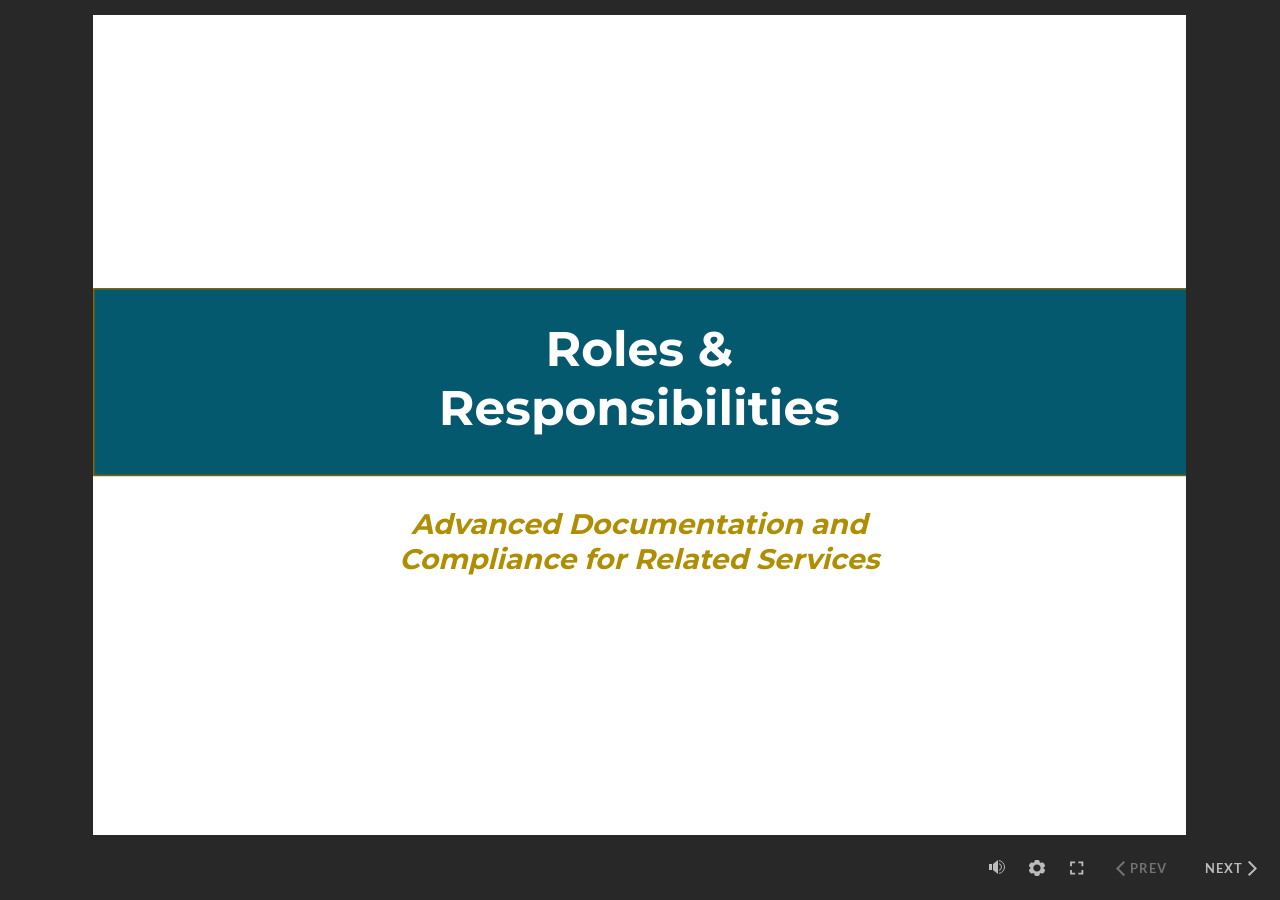
<file: courses/Roles-and-Responsibilities/story.html>
﻿<!doctype html>
<html lang="en-US">
<head>
  <meta charset="utf-8">
  <!-- Created using Storyline 360 x64 - http://www.articulate.com  -->
  <!-- version: 3.98.34380.0 -->
  <title>Roles and Responsibilities</title>
  <meta http-equiv="x-ua-compatible" content="IE=edge"/>
  <meta name="viewport" content="width=device-width,initial-scale=1,user-scalable=no,shrink-to-fit=no,minimal-ui"/>
  <meta name="apple-mobile-web-app-capable" content="yes"/>
  <style>
    html, body { height: 100%; padding: 0; margin: 0 }
    #app { height: 100%; width: 100%; }
  </style>

  <script>
    window.DS = {};
    window.globals = {
      DATA_PATH_BASE: '',
      HAS_FRAME: true,
      HAS_SLIDE: true,

      lmsPresent: false,
      tinCanPresent: false,
      cmi5Present: false,
      aoSupport: false,
      scale: 'noscale',
      captureRc: false,
      browserSize: 'optimal',
      bgColor: '#282828',
      features: 'DropInAcc,DropInBase,DropInCore,DropInInteractions,DropInVideo,JsApiBasics,MathExpressions,MorphTransition,MultipleQuizTracking,SetFocusTrigger',
      themeName: 'unified',
      preloaderColor: '#FFFFFF',
      suppressAnalytics: false,
      productChannel: 'stable',
      publishSource: 'storyline',
      aid: 'aid|feded16e-bdbd-4ca0-b322-c658f36df79d',
      cid: 'c75eac0e-625a-4176-addb-1c438109f4c4',
      playerVersion: '3.98.34380.0',
      publishTimestamp: '2025-07-31T20:06:52.4672114Z',
      maxIosVideoElements: 10,
      connectionSettings: { message: 'You%20are%20offline.%20Trying%20to%20reconnect...', useDarkTheme: false, mode: 'disabled' },
      hasFeature: function(feature) {
        return this.features.split(',').includes(feature);
      },
      
      parseParams: function(qs) {
        if (window.globals.parsedParams != null) {
          return window.globals.parsedParams;
        }
        qs = (qs || window.location.search.substr(1)).split('+').join(' ');
        var params = {},
            tokens,
            re = /[?&]?([^=]+)=([^&]*)/g;

        while (tokens = re.exec(qs)) {
          params[decodeURIComponent(tokens[1]).trim()] =
            decodeURIComponent(tokens[2]).trim();
        }
        window.globals.parsedParams = params;
        return params;
      }

    };
  </script>
  <script>
    var isIe11 = ('ActiveXObject' in window || window.MSBlobBuilder != null)
      && window.msCrypto != null && !window.ActiveXObject;
    if (isIe11) {
      window.globals.unsupportedBrowser = true;
      document.write(atob('[base64]'));
    }
  </script>

  <script>
    if (window.globals.hasFeature('NewAiCourseTranslation')) {
      
      
    }
  </script>

  
  <script>window.THREE = { };</script>
  
</head>
<body style="background: #282828" class="cs-HTML theme-unified">
  <!-- 360 -->
  <script>!function(){var e,i=/iPhone/i,o=/iPod/i,n=/iPad/i,t=/\biOS-universal(?:.+)Mac\b/i,r=/\bAndroid(?:.+)Mobile\b/i,a=/Android/i,d=/(?:SD4930UR|\bSilk(?:.+)Mobile\b)/i,p=/Silk/i,l=/Windows Phone/i,u=/\bWindows(?:.+)ARM\b/i,b=/BlackBerry/i,s=/BB10/i,c=/Opera Mini/i,f=/\b(CriOS|Chrome)(?:.+)Mobile/i,h=/Mobile(?:.+)Firefox\b/i,v=function(e){return void 0!==e&&"MacIntel"===e.platform&&"number"==typeof e.maxTouchPoints&&e.maxTouchPoints>1&&"undefined"==typeof MSStream};e=function(e){var m={userAgent:"",platform:"",maxTouchPoints:0};e||"undefined"==typeof navigator?"string"==typeof e?m.userAgent=e:e&&e.userAgent&&(m={userAgent:e.userAgent,platform:e.platform,maxTouchPoints:e.maxTouchPoints||0}):m={userAgent:navigator.userAgent,platform:navigator.platform,maxTouchPoints:navigator.maxTouchPoints||0};var g=m.userAgent,y=g.split("[FBAN");void 0!==y[1]&&(g=y[0]),void 0!==(y=g.split("Twitter"))[1]&&(g=y[0]);var A=function(e){return function(i){return i.test(e)}}(g),w={apple:{phone:A(i)&&!A(l),ipod:A(o),tablet:!A(i)&&(A(n)||v(m))&&!A(l),universal:A(t),device:(A(i)||A(o)||A(n)||A(t)||v(m))&&!A(l)},amazon:{phone:A(d),tablet:!A(d)&&A(p),device:A(d)||A(p)},android:{phone:!A(l)&&A(d)||!A(l)&&A(r),tablet:!A(l)&&!A(d)&&!A(r)&&(A(p)||A(a)),device:!A(l)&&(A(d)||A(p)||A(r)||A(a))||A(/\bokhttp\b/i)},windows:{phone:A(l),tablet:A(u),device:A(l)||A(u)},other:{blackberry:A(b),blackberry10:A(s),opera:A(c),firefox:A(h),chrome:A(f),device:A(b)||A(s)||A(c)||A(h)||A(f)},any:!1,phone:!1,tablet:!1};return w.any=w.apple.device||w.android.device||w.windows.device||w.other.device,w.phone=w.apple.phone||w.android.phone||w.windows.phone,w.tablet=w.apple.tablet||w.android.tablet||w.windows.tablet,w}(),"object"==typeof exports&&"undefined"!=typeof module?module.exports=e:"function"==typeof define&&define.amd?define((function(){return e})):this.isMobile=e}();
    window.isMobile.apple.tablet = window.isMobile.apple.tablet ||
      (navigator.platform === 'MacIntel' && navigator.maxTouchPoints > 1);
    window.isMobile.apple.device = window.isMobile.apple.device || window.isMobile.apple.tablet;
    window.isMobile.tablet = window.isMobile.tablet || window.isMobile.apple.tablet;
    window.isMobile.any = window.isMobile.any || window.isMobile.apple.tablet;
  </script>

  <div id="focus-sink" tabindex="-1"></div>

  <div id="preso"></div>
  <script>
    (function() {

      var classTypes = [ 'desktop', 'mobile', 'phone', 'tablet' ];

      var addDeviceClasses = function(prefix, testObj) {
        var curr, i;
        for (i = 0; i < classTypes.length; i++) {
          curr = classTypes[i];
          if (testObj[curr]) {
            document.body.classList.add(prefix + curr);
          }
        }
      };

      var params = window.globals.parseParams(),
          isDevicePreview = params.devicepreview === '1',
          isPhoneOverride = params.deviceType === 'phone' || (isDevicePreview && params.phone == '1'),
          isTabletOverride = (params.deviceType === 'tablet' || isDevicePreview) && !isPhoneOverride,
          isMobileOverride = isPhoneOverride || isTabletOverride;

      var deviceView = {
        desktop: !window.isMobile.any && !isMobileOverride,
        mobile: window.isMobile.any || isMobileOverride,
        phone: isPhoneOverride || (window.isMobile.phone && !isTabletOverride),
        tablet: isTabletOverride || window.isMobile.tablet
      };

      window.globals.deviceView = deviceView;
      window.isMobile.desktop = !window.isMobile.any;
      window.isMobile.mobile = window.isMobile.any;

      addDeviceClasses('view-', deviceView);

    })();
  </script>
  
  <script src='story_content/triggers.js' type=text/javascript></script>
<script src='story_content/user.js' type=text/javascript></script>
  <div class="slide-loader"></div>

  <script>
    var doc = document, loader = doc.body.querySelector('.slide-loader'); [ 1, 2, 3 ].forEach(function(n) { var d = doc.createElement('div'); d.style.backgroundColor = window.globals.preloaderColor; d.classList.add('mobile-loader-dot'); d.classList.add('dot' + n); loader.appendChild(d); });
  </script>

  <div class="mobile-load-title-overlay" style="display: none">
    <div class="mobile-load-title">Roles and Responsibilities</div>
  </div>

  <div class="mobile-chrome-warning"></div>

  
<style>
  .warn-connection-dialog {
    display: none;
    background: transparent;
    pointer-events: all;
    position: fixed;
    left: 0;
    top: 0;
    width: 100%;
    height: 100%;
    z-index: 999;
  }

  .warn-connection-content {
    pointer-events: all;
    border-radius: 4px;
    background: white;
    border: 1px solid #E7E7E7;
    color: #333333;
    box-shadow: 0 2px 4px rgba(0, 0, 0, 0.25);
    transition: all 150ms ease-out;
    position: absolute;
    white-space: nowrap;
  }

  .view-phone.is-landscape .warn-connection-content {
    left: 23px;
    bottom: 23px;
  }

  .view-tablet.is-landscape .warn-connection-content {
    left: 50%;
    top: 20px;
    transform: translateX(-50%);
  }

  .view-mobile.is-portrait .warn-connection-content {
    transform: translate(-50%, calc(-100% - 15px));
  }

  .warn-connection-content p {
    display: inline-block;
    margin: 0 8px 0 0;
    line-height: 33px;
    font-size: 11px;
  }

  .warn-connection-content svg {
    position: relative;
    vertical-align: middle;
    margin: 0 2px 2px 8px;
  }

  .view-desktop .warn-connection-content {
    left: 1.5em;
    bottom: 1.5em;
  }

  .view-desktop .warn-connection-content p {
    font-size: 1.1em;
  }

  .is-offline .warn-connection-dialog {
    display: block;
  }

  .is-offline .cs-panel * {
    pointer-events: none !important;
  }

  .is-offline .cs-panel {
    pointer-events: all !important;
  }

  .is-offline #nav-controls * {
    pointer-events: none !important;
  }

  .is-offline #nav-controls {
    pointer-events: all !important;
  }
</style>

<div class="warn-connection-dialog" role="alertdialog" aria-modal="true" tabindex="0" aria-labelledby="warn-connection-message">
  <div class="warn-connection-content">
    <svg width="17" height="15" viewBox="0 0 17 15" xmlns="http://www.w3.org/2000/svg">
      <path fill="#8F0000" stroke="white" d="M16.07,12.98 L15.88,12.23 L9.51,1.21 C8.97,0.26,7.6,0.26,7.06,1.21 L0.69,12.23 C0.15,13.16,0.81,14.36,1.91,14.36 H14.65 C15.47,14.36,16.05,13.7,16.07,12.98 Z"/>
      <path fill="white" stroke="white" d="M8.58,5.5 C8.35,5.28,8.5,5.35,8.21,5.32 C8.09,5.35,7.97,5.49,7.96,5.67 C7.97,5.79,7.98,5.92,7.98,6.04 L7.98,6.04 C7.99,6.17,8,6.31,8.01,6.43 L8.01,6.44 C8.03,6.92,8.06,7.41,8.09,7.9 L8.09,7.9 C8.12,8.39,8.14,8.88,8.17,9.37 C8.17,9.39,8.18,9.42,8.2,9.44 C8.23,9.46,8.25,9.47,8.28,9.47 C8.31,9.47,8.34,9.46,8.35,9.44 C8.37,9.43,8.38,9.4,8.39,9.35 L8.39,9.34 C8.39,9.24,8.4,9.15,8.4,9.05 L8.4,9.05 C8.41,8.96,8.41,8.86,8.42,8.75 C8.43,8.44,8.45,8.12,8.47,7.81 L8.47,7.81 C8.49,7.49,8.51,7.18,8.53,6.87 C8.55,6.46,8.56,6.05,8.59,5.64 L8.6,5.62 C8.6,5.57,8.59,5.53,8.58,5.5 L8.21,5.32 Z"/>
      <circle fill="white" stroke="white" cx="8.3" cy="11.35" r="0.3"/>
    </svg>
    <p id="warn-connection-message">You are offline. Trying to reconnect...</p>
  </div>
</div>

<script>
  (function() {
    window.DS.connection = {
      warningShown: false,
      assets: {},
      loadingAssetGroup: false,
      retryDelay: 500
    };

    var connectionSettings = window.globals.connectionSettings || {};

    var useConnectionMessages = window.AbortController != null &&
      window.location.protocol != 'file:' &&
      connectionSettings.mode === 'normal';

    window.DS.connection.useConnectionMessages = useConnectionMessages;

    var assetCount = 0;
    var checkLoadedId;


    if (useConnectionMessages && connectionSettings != null) {
      var contentEl = document.querySelector('.warn-connection-content');
      var messageEl = contentEl.querySelector('p');

      if (connectionSettings.useDarkTheme) {
        contentEl.style.borderColor = '#BABBBA';
        contentEl.style.backgroundColor = '#282828';
        contentEl.style.color = '#FFFFFF';
      }

      if (connectionSettings.message != null) {
        messageEl.textContent = window.decodeURIComponent(connectionSettings.message);
      }
    }

    function checkAssetsReady() {
      for (var i in DS.connection.assets) {
        if (!DS.connection.assets[i].success) {
          return false;
        }
      }
      return true;
    }

    function stopAssetGroup() {
      if (!useConnectionMessages) { return; }

      assetCount = 0;

      DS.connection.oldAssetGroup = DS.connection.assets;
      DS.connection.assets = {};
      DS.connection.loadingAssetGroup = false;
      clearInterval(checkLoadedId);
    }

    function startAssetGroup() {
      if (!useConnectionMessages) { return; }
      var ticks = 0;
      clearInterval(checkLoadedId);
      checkLoadedId = setInterval(function() {
        var loaded = 0;
        if (assetCount === 0 && loaded === 0) {
          clearInterval(checkLoadedId);
          return;
        }

        for (var i in DS.connection.assets) {
          if (DS.connection.assets[i].success) {
            loaded++;
          }
        }

        if (assetCount === loaded && checkAssetsReady()) {
          for (var i in DS.connection.assets) {
            if (DS.connection.assets[i].action) {
              DS.connection.assets[i].action();
            }
          }
          hideWarning();
          stopAssetGroup();
        }
      }, 100)
    }

    function requiredAsset(url, action, retry, type) {
      if (!useConnectionMessages) { return; }
      if (DS.connection.assets[url]) { return; }

      DS.connection.assets[url] = {
        success: false, action: action, retry: retry, type: type
      };
      assetCount = Object.keys(DS.connection.assets).length;
      if (!DS.connection.loadingAssetGroup) {
        startAssetGroup();
      }
      DS.connection.loadingAssetGroup = true;
    }

    function assetLoaded(url) {
      if (!useConnectionMessages) { return; }
      if (DS.connection.assets[url]) {
        DS.connection.assets[url].success = true;
      }
    }

    function assetFailed(url) {
      if (!useConnectionMessages) { return; }
      if (!DS.connection.assets[url]) {
        if (/\.js$/.test(url) && url.indexOf('transcripts') === -1) {
          setTimeout(function() {
            if (DS.connection.lastSlideLoaded != null) {
              DS.connection.lastSlideLoaded();
            }
          }, DS.connection.retryDelay);
        }
        return;
      }
      if (!DS.connection.warningShown) { showWarning(); }
      if (DS.connection.assets[url].retry) {
        setTimeout(function() {
          if (!DS.connection.assets[url].success) {
            DS.connection.assets[url].retry()
          }
        }, DS.connection.retryDelay);
      }
    }

    function hideWarning() {
      document.body.classList.remove('is-offline');
      DS.connection.warningShown = false;
      enableKeys();
    }
    DS.connection.hideWarning = hideWarning

    function showWarning(btn) {
      document.body.classList.add('is-offline')
      DS.connection.warningShown = true;
      updateWarningPosition();
      disableKeys();
    }

    function updateWarningPosition() {
      if (!DS.connection.warningShown) {
        return;
      }

      var isPortrait = document.body.classList.contains('is-portrait');
      var isMobile = document.body.classList.contains('view-mobile');
      var warningEl = document.querySelector('.warn-connection-content');

      if (isPortrait && isMobile) {
        var slide = document.querySelector('.primary-slide');
        var slideRect = slide != null
          ? slide.getBoundingClientRect()
          : { top: window.innerHeight, left: 0, width: window.innerWidth };

        warningEl.style.top = `${slideRect.top}px`
        warningEl.style.left = `${slideRect.left + slideRect.width / 2}px`
      } else {
        warningEl.style.top = null;
        warningEl.style.left = null;
      }

      window.requestAnimationFrame(updateWarningPosition);
    }

    function onDisableKeyDown(e) {
      e.preventDefault();
      e.stopImmediatePropagation();
    }

    function onDisableKeyUp(e) {
      e.preventDefault();
      e.stopImmediatePropagation();
    }

    var accStyle = document.createElement('style');
    var warnDialogEl = document.querySelector('.warn-connection-dialog');

    function disableKeys() {
      if (DS.views && DS.views.nsStack && DS.views.nsStack.length === 1) {
        DS.views.nsStack[0].tabReachable = false
        DS.views.nsStack[0].updateTabIndex(true, true);
      }

      accStyle.innerHTML = '.acc-shadow-dom { display: none; }';
      document.body.appendChild(accStyle);

      warnDialogEl.parentNode.append(warnDialogEl);
      warnDialogEl.focus();
    }

    function enableKeys() {
      accStyle.remove();
      if (DS.views && DS.views.nsStack && DS.views.nsStack.length === 1 && DS.views.nsStack[0].name === '_frame') {
        DS.views.nsStack[0].tabReachable = true;
        DS.views.nsStack[0].updateTabIndex();
      }
    }

    // these will all be noops if the feature flag isn't set in
    // the data and `window.globals.features`
    DS.connection.requiredAsset = requiredAsset;
    DS.connection.assetLoaded = assetLoaded;
    DS.connection.assetFailed = assetFailed;
    DS.connection.stopAssetGroup = stopAssetGroup;
    DS.connection.startAssetGroup = startAssetGroup;
  })();
</script>


  <script>
    
    if (window.autoSpider && window.vInterfaceObject) {
      document.querySelector('.mobile-load-title-overlay').style.display = 'none';
    }
  </script>

  

  <link rel="stylesheet" href="html5/data/css/output.min.css" data-noprefix/>
</body>
<script src="html5/lib/scripts/bootstrapper.min.js"></script>
</html>
</file>
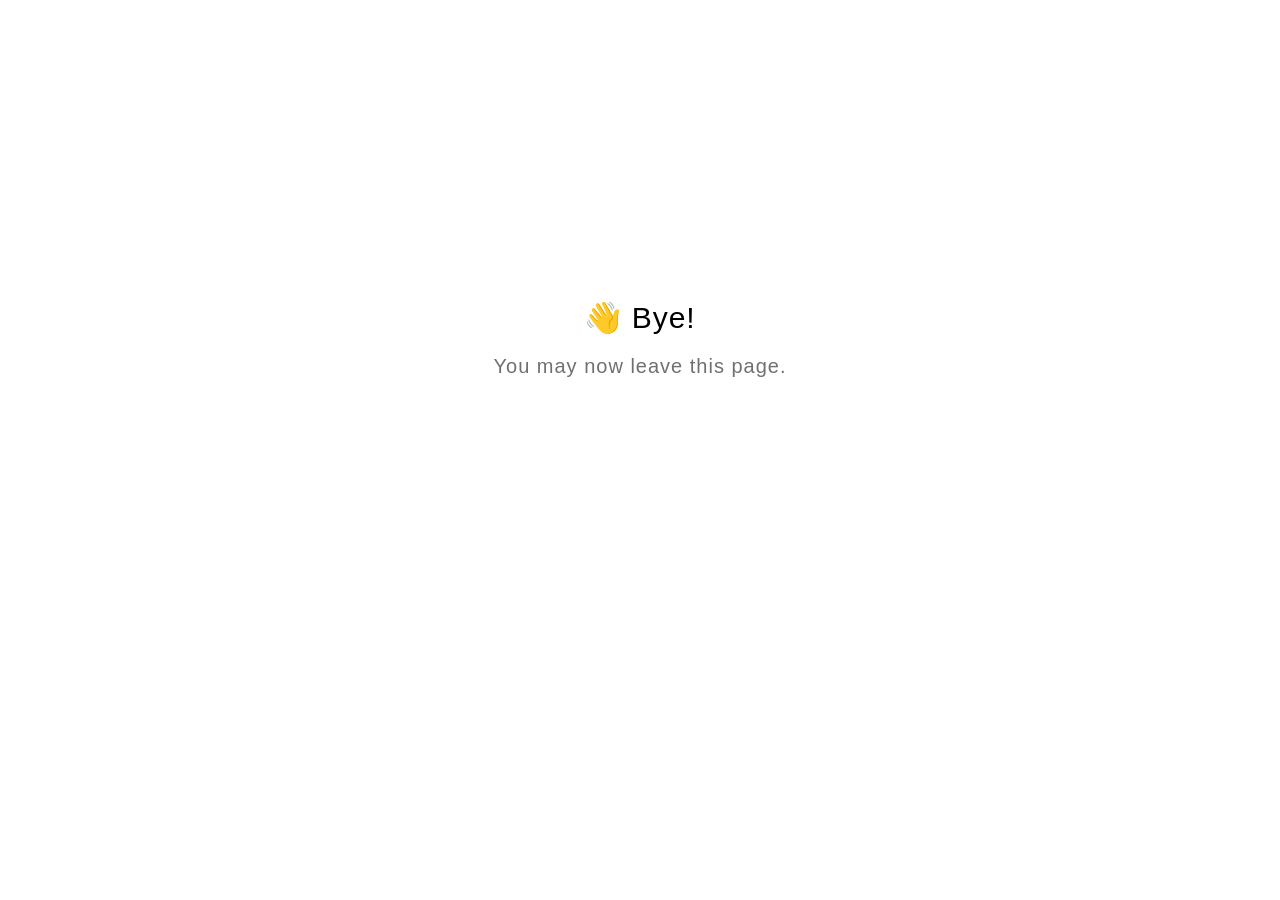
<file: courses/signals-prompts-and-praise/goodbye.html>
<!DOCTYPE html>
<html lang="en">
  <head>
    <title>Goodbye</title>
    <meta charset="utf-8" lang="en">
    <style>
      html {
        font-size: 20px;
        font-family: 'lato', sans-serif;
        font-weight: lighter;
        letter-spacing: 0.05rem;
      }

      .goodbye-container {
        text-align: center;
        margin-top: 15rem;
      }

      .bye-message {
        font-size: 1.5rem;
      }

      .exit-text {
        color: #707070;
        margin-top: 1rem;
      }
    </style>
  </head>
  <body>
    <div class="goodbye-container">
      <div class="bye-message">👋 Bye!</div>
      <div class="exit-text">You may now leave this page.</div>
    </div>
  </body>
</html>
</file>
<file: courses/integrated-design-blueprint/lib/sandbox/4adfab46.css>
html,
body {
  height: 100%;
  margin: 0;
  padding: 0;
}

iframe {
  border: none;
  display: block;
  height: 100%;
  width: 100%;
}
</file>
<file: courses/signals-prompts-and-praise/lib/icomoon.css>
@font-face {
	font-family: 'icomoon';
	src:  url('fonts/icomoon.ttf') format('truetype'),
				url('fonts/icomoon.woff') format('woff');
	font-weight: normal;
	font-style: normal;
}

[class^="icon-"], [class*=" icon-"] {
	/* use !important to prevent issues with browser extensions that change fonts */
	font-family: 'icomoon' !important;
	speak: none;
	font-style: normal;
	font-weight: normal;
	font-variant: normal;
	text-transform: none;
	line-height: 1;

	/* Better Font Rendering =========== */
	-webkit-font-smoothing: antialiased;
	-moz-osx-font-smoothing: grayscale;
}

.icon-edit-author-name:before {
	content: "\e976";
}
.icon-lock:before {
	content: "\e977";
}
.icon-checkmark-valid:before {
	content: "\e95d";
}
.icon-close-media-panel:before {
	content: "\e95e";
}
.icon-trash4:before {
	content: "\e95f";
}
.icon-x-invalid-url:before {
	content: "\e960";
}
.icon-attach2:before {
	content: "\e961";
}
.icon-bold:before {
	content: "\e962";
}
.icon-fontcolor:before {
	content: "\e963";
}
.icon-fontsize:before {
	content: "\e964";
}
.icon-italic:before {
	content: "\e965";
}
.icon-link:before {
	content: "\e966";
}
.icon-orderedlist:before {
	content: "\e967";
}
.icon-quote:before {
	content: "\e968";
}
.icon-unorderedlist:before {
	content: "\e969";
}
.icon-feedback:before {
	content: "\e910";
}
.icon-review:before {
	content: "\e911";
}
.icon-customizable:before {
	content: "\e908";
}
.icon-design:before {
	content: "\e909";
}
.icon-interactions:before {
	content: "\e90a";
}
.icon-questions:before {
	content: "\e90b";
}
.icon-scenarios2:before {
	content: "\e90c";
}
.icon-slides:before {
	content: "\e90d";
}
.icon-desktop:before {
	content: "\e902";
}
.icon-expressions:before {
	content: "\e903";
}
.icon-poses:before {
	content: "\e904";
}
.icon-retina:before {
	content: "\e905";
}
.icon-scenarios:before {
	content: "\e906";
}
.icon-transparency:before {
	content: "\e907";
}
.icon-Master-01:before {
	content: "\e934";
}
.icon-Master-02:before {
	content: "\e93a";
}
.icon-Master-03:before {
	content: "\e939";
}
.icon-Master-04:before {
	content: "\e936";
}
.icon-Master-05:before {
	content: "\e93b";
}
.icon-Master-06:before {
	content: "\e935";
}
.icon-Master-07:before {
	content: "\e937";
}
.icon-Master-08:before {
	content: "\e938";
}
.icon-Master-09:before {
	content: "\e922";
}
.icon-Master-10:before {
	content: "\e926";
}
.icon-Master-11:before {
	content: "\e924";
}
.icon-Master-12:before {
	content: "\e928";
}
.icon-Master-13:before {
	content: "\e923";
}
.icon-Master-14:before {
	content: "\e925";
}
.icon-Master-15:before {
	content: "\e929";
}
.icon-Master-16:before {
	content: "\e927";
}
.icon-Master-17:before {
	content: "\e92b";
}
.icon-Master-18:before {
	content: "\e92c";
}
.icon-Master-19:before {
	content: "\e92d";
}
.icon-Master-20:before {
	content: "\e92e";
}
.icon-Master-21:before {
	content: "\e92f";
}
.icon-Master-22:before {
	content: "\e930";
}
.icon-Master-23:before {
	content: "\e931";
}
.icon-Master-24:before {
	content: "\e932";
}
.icon-Master-25:before {
	content: "\e933";
}
.icon-Master-26:before {
	content: "\e92a";
}
.icon-check-circle:before {
	content: "\e803";
}
.icon-trash:before {
	content: "\e804";
}
.icon-rotation:before {
	content: "\e91a";
}
.icon-vector:before {
	content: "\e91b";
}
.icon-mute:before {
	content: "\e90e";
}
.icon-volume:before {
	content: "\e90f";
}
.icon-logo:before {
	content: "\e805";
}
.icon-share:before {
	content: "\e801";
}
.icon-sorting:before {
	content: "\e91c";
}
.icon-more:before {
	content: "\e91d";
}
.icon-copy:before {
	content: "\e951";
}
.icon-clock:before {
	content: "\e915";
}
.icon-quotes-left:before {
	content: "\e918";
}
.icon-list-numbered:before {
	content: "\e916";
}
.icon-list2:before {
	content: "\e917";
}
.icon-plus:before {
	content: "\e60a";
}
.icon-info:before {
	content: "\e974";
}
.icon-cross:before {
	content: "\e913";
}
.icon-checkmark:before {
	content: "\e975";
}
.icon-arrow-up2:before {
	content: "\e959";
}
.icon-arrow-down2:before {
	content: "\e95a";
}
.icon-sort-alpha-asc:before {
	content: "\e912";
}
.icon-rtf:before {
	content: "\e94b";
}
.icon-doc:before {
	content: "\e94a";
}
.icon-pdf:before {
	content: "\e94c";
}
.icon-ppt:before {
	content: "\e94d";
}
.icon-file:before {
	content: "\e94e";
}
.icon-xls:before {
	content: "\e94f";
}
.icon-zip:before {
	content: "\e950";
}
.icon-file-alt:before {
	content: "\e944";
}
.icon-doc-alt:before {
	content: "\e943";
}
.icon-pdf-alt:before {
	content: "\e945";
}
.icon-ppt-alt:before {
	content: "\e946";
}
.icon-rtf-alt:before {
	content: "\e947";
}
.icon-xls-alt:before {
	content: "\e948";
}
.icon-zip-alt:before {
	content: "\e949";
}
.icon-attach:before {
	content: "\e942";
}
.icon-reload:before {
	content: "\e941";
}
.icon-trash2:before {
	content: "\e60d";
}
.icon-arrow-left:before {
	content: "\e608";
}
.icon-arrow-right:before {
	content: "\e609";
}
.icon-check-alt:before {
	content: "\e606";
}
.icon-password-view:before {
	content: "\e972";
}
.icon-password-hide:before {
	content: "\e973";
}
.icon-view-grid:before {
	content: "\e96c";
}
.icon-grid-view:before {
	content: "\e96c";
}
.icon-view-list:before {
	content: "\e96d";
}
.icon-list-view:before {
	content: "\e96d";
}
.icon-blocks:before {
	content: "\e95b";
}
.icon-list3:before {
	content: "\e95c";
}
.icon-export:before {
	content: "\e958";
}
.icon-screencast:before {
	content: "\e957";
}
.icon-cursor:before {
	content: "\e956";
}
.icon-documents:before {
	content: "\e952";
}
.icon-duplicate:before {
	content: "\e952";
}
.icon-trash3:before {
	content: "\e953";
}
.icon-Article:before {
	content: "\e93c";
}
.icon-Interaction:before {
	content: "\e93d";
}
.icon-Quiz:before {
	content: "\e93e";
}
.icon-Video:before {
	content: "\e93f";
}
.icon-trashcan:before {
	content: "\e921";
}
.icon-marker_style:before {
	content: "\e920";
}
.icon-photo:before {
	content: "\e91f";
}
.icon-microphone:before {
	content: "\e91e";
}
.icon-plus2:before {
	content: "\e800";
}
.icon-processing:before {
	content: "\e607";
}
.icon-menu:before {
	content: "\e602";
}
.icon-headset:before {
	content: "\e603";
}
.icon-list:before {
	content: "\e604";
}
.icon-video:before {
	content: "\e605";
}
.icon-mail:before {
	content: "\e954";
}
.icon-remove:before {
	content: "\e955";
}
.icon-up-level-2:before {
	content: "\e96e";
}
.icon-up-level-list-2:before {
	content: "\e96f";
}
.icon-plus-circle:before {
	content: "\e802";
}
.icon-up-level:before {
	content: "\e970";
}
.icon-up-level-list:before {
	content: "\e971";
}
.icon-eye:before {
	content: "\e96b";
}
.icon-tick:before {
	content: "\e900";
}
.icon-check:before {
	content: "\e901";
}
.icon-link-alt:before {
	content: "\e919";
}
.icon-chevron-down:before {
	content: "\e60b";
}
.icon-chevron-up:before {
	content: "\e60c";
}
.icon-chevron-left:before {
	content: "\e600";
}
.icon-chevron:before {
	content: "\e601";
}
.icon-chevron-right:before {
	content: "\e601";
}
.icon-close-small:before {
	content: "\e940";
}
.icon-pie-chart:before {
	content: "\e914";
}
.icon-alert:before {
	content: "\e96a";
}
</file>
<file: courses/The-Real-World-Impact-of-AI-Bias-in-Education/lib/icomoon.css>
@font-face {
	font-family: 'icomoon';
	src:  url('fonts/icomoon.ttf') format('truetype'),
				url('fonts/icomoon.woff') format('woff');
	font-weight: normal;
	font-style: normal;
}

[class^="icon-"], [class*=" icon-"] {
	/* use !important to prevent issues with browser extensions that change fonts */
	font-family: 'icomoon' !important;
	speak: none;
	font-style: normal;
	font-weight: normal;
	font-variant: normal;
	text-transform: none;
	line-height: 1;

	/* Better Font Rendering =========== */
	-webkit-font-smoothing: antialiased;
	-moz-osx-font-smoothing: grayscale;
}

.icon-edit-author-name:before {
	content: "\e976";
}
.icon-lock:before {
	content: "\e977";
}
.icon-checkmark-valid:before {
	content: "\e95d";
}
.icon-close-media-panel:before {
	content: "\e95e";
}
.icon-trash4:before {
	content: "\e95f";
}
.icon-x-invalid-url:before {
	content: "\e960";
}
.icon-attach2:before {
	content: "\e961";
}
.icon-bold:before {
	content: "\e962";
}
.icon-fontcolor:before {
	content: "\e963";
}
.icon-fontsize:before {
	content: "\e964";
}
.icon-italic:before {
	content: "\e965";
}
.icon-link:before {
	content: "\e966";
}
.icon-orderedlist:before {
	content: "\e967";
}
.icon-quote:before {
	content: "\e968";
}
.icon-unorderedlist:before {
	content: "\e969";
}
.icon-feedback:before {
	content: "\e910";
}
.icon-review:before {
	content: "\e911";
}
.icon-customizable:before {
	content: "\e908";
}
.icon-design:before {
	content: "\e909";
}
.icon-interactions:before {
	content: "\e90a";
}
.icon-questions:before {
	content: "\e90b";
}
.icon-scenarios2:before {
	content: "\e90c";
}
.icon-slides:before {
	content: "\e90d";
}
.icon-desktop:before {
	content: "\e902";
}
.icon-expressions:before {
	content: "\e903";
}
.icon-poses:before {
	content: "\e904";
}
.icon-retina:before {
	content: "\e905";
}
.icon-scenarios:before {
	content: "\e906";
}
.icon-transparency:before {
	content: "\e907";
}
.icon-Master-01:before {
	content: "\e934";
}
.icon-Master-02:before {
	content: "\e93a";
}
.icon-Master-03:before {
	content: "\e939";
}
.icon-Master-04:before {
	content: "\e936";
}
.icon-Master-05:before {
	content: "\e93b";
}
.icon-Master-06:before {
	content: "\e935";
}
.icon-Master-07:before {
	content: "\e937";
}
.icon-Master-08:before {
	content: "\e938";
}
.icon-Master-09:before {
	content: "\e922";
}
.icon-Master-10:before {
	content: "\e926";
}
.icon-Master-11:before {
	content: "\e924";
}
.icon-Master-12:before {
	content: "\e928";
}
.icon-Master-13:before {
	content: "\e923";
}
.icon-Master-14:before {
	content: "\e925";
}
.icon-Master-15:before {
	content: "\e929";
}
.icon-Master-16:before {
	content: "\e927";
}
.icon-Master-17:before {
	content: "\e92b";
}
.icon-Master-18:before {
	content: "\e92c";
}
.icon-Master-19:before {
	content: "\e92d";
}
.icon-Master-20:before {
	content: "\e92e";
}
.icon-Master-21:before {
	content: "\e92f";
}
.icon-Master-22:before {
	content: "\e930";
}
.icon-Master-23:before {
	content: "\e931";
}
.icon-Master-24:before {
	content: "\e932";
}
.icon-Master-25:before {
	content: "\e933";
}
.icon-Master-26:before {
	content: "\e92a";
}
.icon-check-circle:before {
	content: "\e803";
}
.icon-trash:before {
	content: "\e804";
}
.icon-rotation:before {
	content: "\e91a";
}
.icon-vector:before {
	content: "\e91b";
}
.icon-mute:before {
	content: "\e90e";
}
.icon-volume:before {
	content: "\e90f";
}
.icon-logo:before {
	content: "\e805";
}
.icon-share:before {
	content: "\e801";
}
.icon-sorting:before {
	content: "\e91c";
}
.icon-more:before {
	content: "\e91d";
}
.icon-copy:before {
	content: "\e951";
}
.icon-clock:before {
	content: "\e915";
}
.icon-quotes-left:before {
	content: "\e918";
}
.icon-list-numbered:before {
	content: "\e916";
}
.icon-list2:before {
	content: "\e917";
}
.icon-plus:before {
	content: "\e60a";
}
.icon-info:before {
	content: "\e974";
}
.icon-cross:before {
	content: "\e913";
}
.icon-checkmark:before {
	content: "\e975";
}
.icon-arrow-up2:before {
	content: "\e959";
}
.icon-arrow-down2:before {
	content: "\e95a";
}
.icon-sort-alpha-asc:before {
	content: "\e912";
}
.icon-rtf:before {
	content: "\e94b";
}
.icon-doc:before {
	content: "\e94a";
}
.icon-pdf:before {
	content: "\e94c";
}
.icon-ppt:before {
	content: "\e94d";
}
.icon-file:before {
	content: "\e94e";
}
.icon-xls:before {
	content: "\e94f";
}
.icon-zip:before {
	content: "\e950";
}
.icon-file-alt:before {
	content: "\e944";
}
.icon-doc-alt:before {
	content: "\e943";
}
.icon-pdf-alt:before {
	content: "\e945";
}
.icon-ppt-alt:before {
	content: "\e946";
}
.icon-rtf-alt:before {
	content: "\e947";
}
.icon-xls-alt:before {
	content: "\e948";
}
.icon-zip-alt:before {
	content: "\e949";
}
.icon-attach:before {
	content: "\e942";
}
.icon-reload:before {
	content: "\e941";
}
.icon-trash2:before {
	content: "\e60d";
}
.icon-arrow-left:before {
	content: "\e608";
}
.icon-arrow-right:before {
	content: "\e609";
}
.icon-check-alt:before {
	content: "\e606";
}
.icon-password-view:before {
	content: "\e972";
}
.icon-password-hide:before {
	content: "\e973";
}
.icon-view-grid:before {
	content: "\e96c";
}
.icon-grid-view:before {
	content: "\e96c";
}
.icon-view-list:before {
	content: "\e96d";
}
.icon-list-view:before {
	content: "\e96d";
}
.icon-blocks:before {
	content: "\e95b";
}
.icon-list3:before {
	content: "\e95c";
}
.icon-export:before {
	content: "\e958";
}
.icon-screencast:before {
	content: "\e957";
}
.icon-cursor:before {
	content: "\e956";
}
.icon-documents:before {
	content: "\e952";
}
.icon-duplicate:before {
	content: "\e952";
}
.icon-trash3:before {
	content: "\e953";
}
.icon-Article:before {
	content: "\e93c";
}
.icon-Interaction:before {
	content: "\e93d";
}
.icon-Quiz:before {
	content: "\e93e";
}
.icon-Video:before {
	content: "\e93f";
}
.icon-trashcan:before {
	content: "\e921";
}
.icon-marker_style:before {
	content: "\e920";
}
.icon-photo:before {
	content: "\e91f";
}
.icon-microphone:before {
	content: "\e91e";
}
.icon-plus2:before {
	content: "\e800";
}
.icon-processing:before {
	content: "\e607";
}
.icon-menu:before {
	content: "\e602";
}
.icon-headset:before {
	content: "\e603";
}
.icon-list:before {
	content: "\e604";
}
.icon-video:before {
	content: "\e605";
}
.icon-mail:before {
	content: "\e954";
}
.icon-remove:before {
	content: "\e955";
}
.icon-up-level-2:before {
	content: "\e96e";
}
.icon-up-level-list-2:before {
	content: "\e96f";
}
.icon-plus-circle:before {
	content: "\e802";
}
.icon-up-level:before {
	content: "\e970";
}
.icon-up-level-list:before {
	content: "\e971";
}
.icon-eye:before {
	content: "\e96b";
}
.icon-tick:before {
	content: "\e900";
}
.icon-check:before {
	content: "\e901";
}
.icon-link-alt:before {
	content: "\e919";
}
.icon-chevron-down:before {
	content: "\e60b";
}
.icon-chevron-up:before {
	content: "\e60c";
}
.icon-chevron-left:before {
	content: "\e600";
}
.icon-chevron:before {
	content: "\e601";
}
.icon-chevron-right:before {
	content: "\e601";
}
.icon-close-small:before {
	content: "\e940";
}
.icon-pie-chart:before {
	content: "\e914";
}
.icon-alert:before {
	content: "\e96a";
}
</file>
